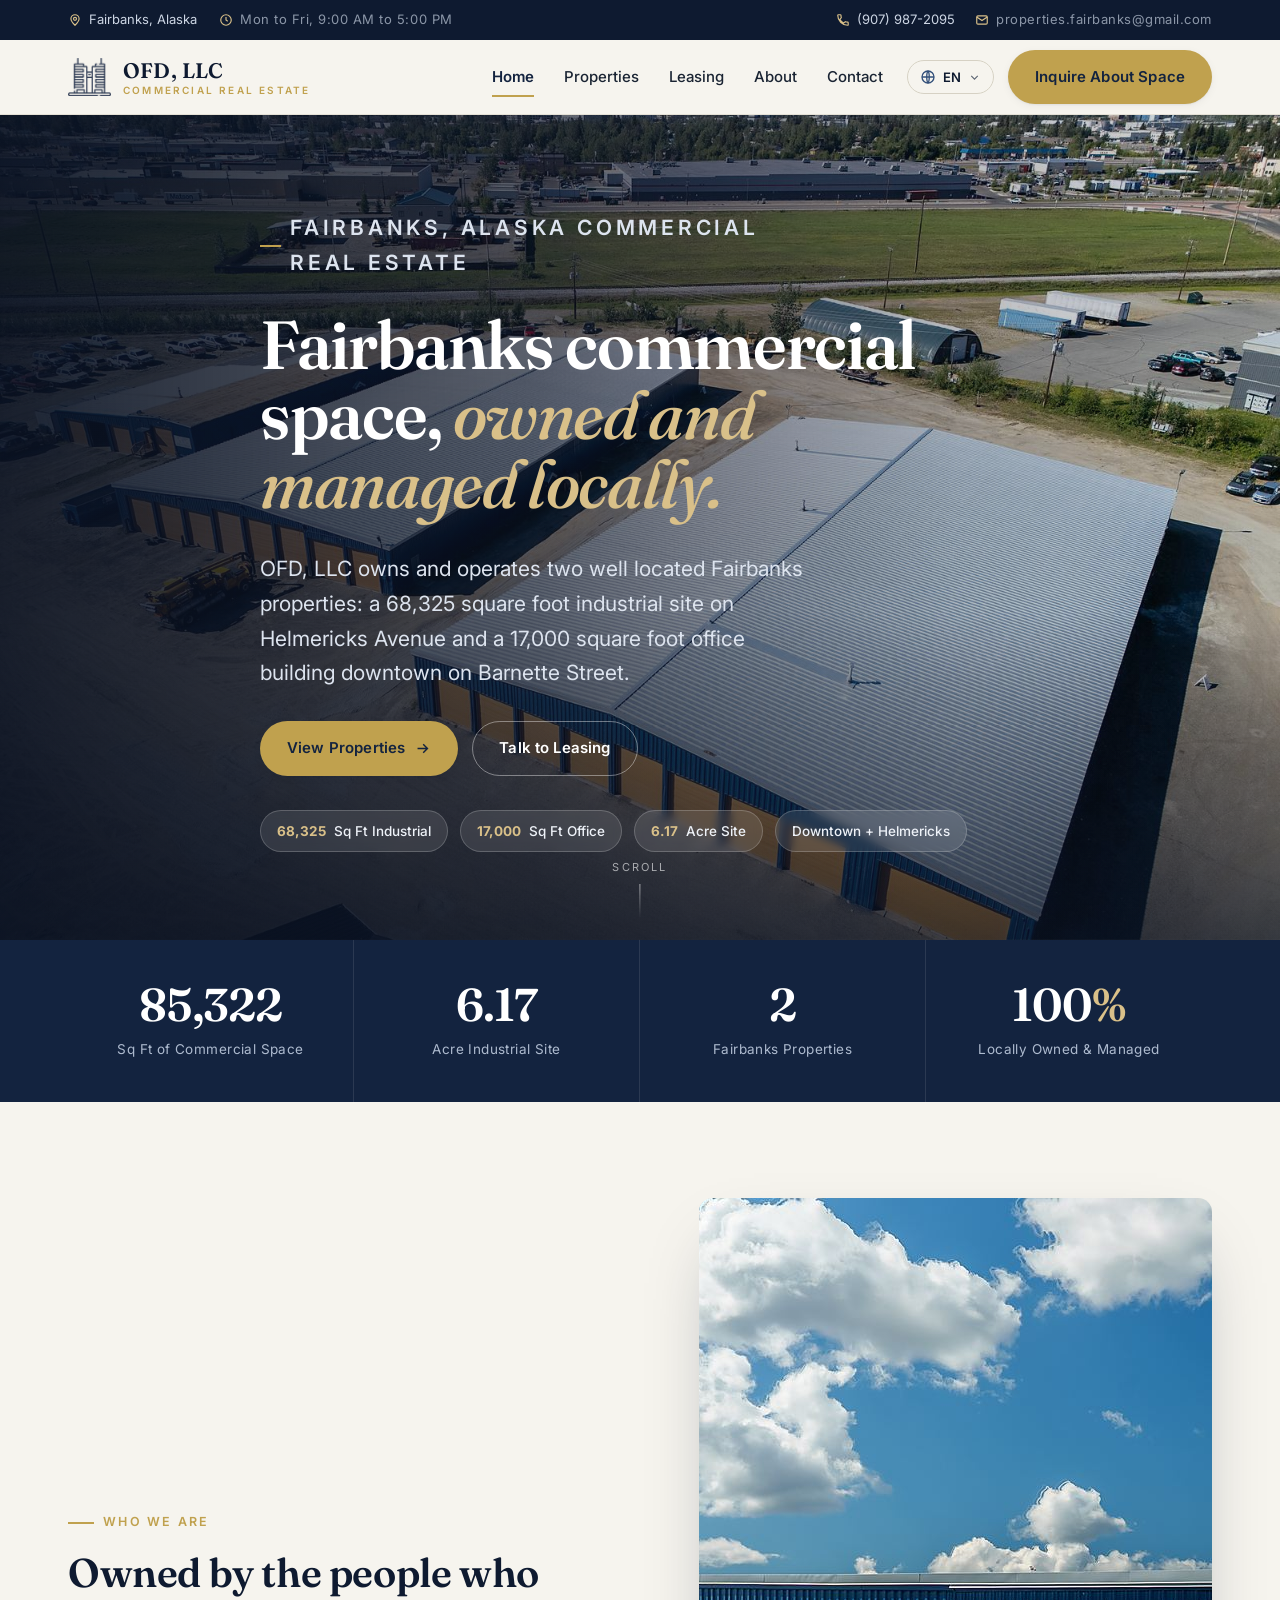
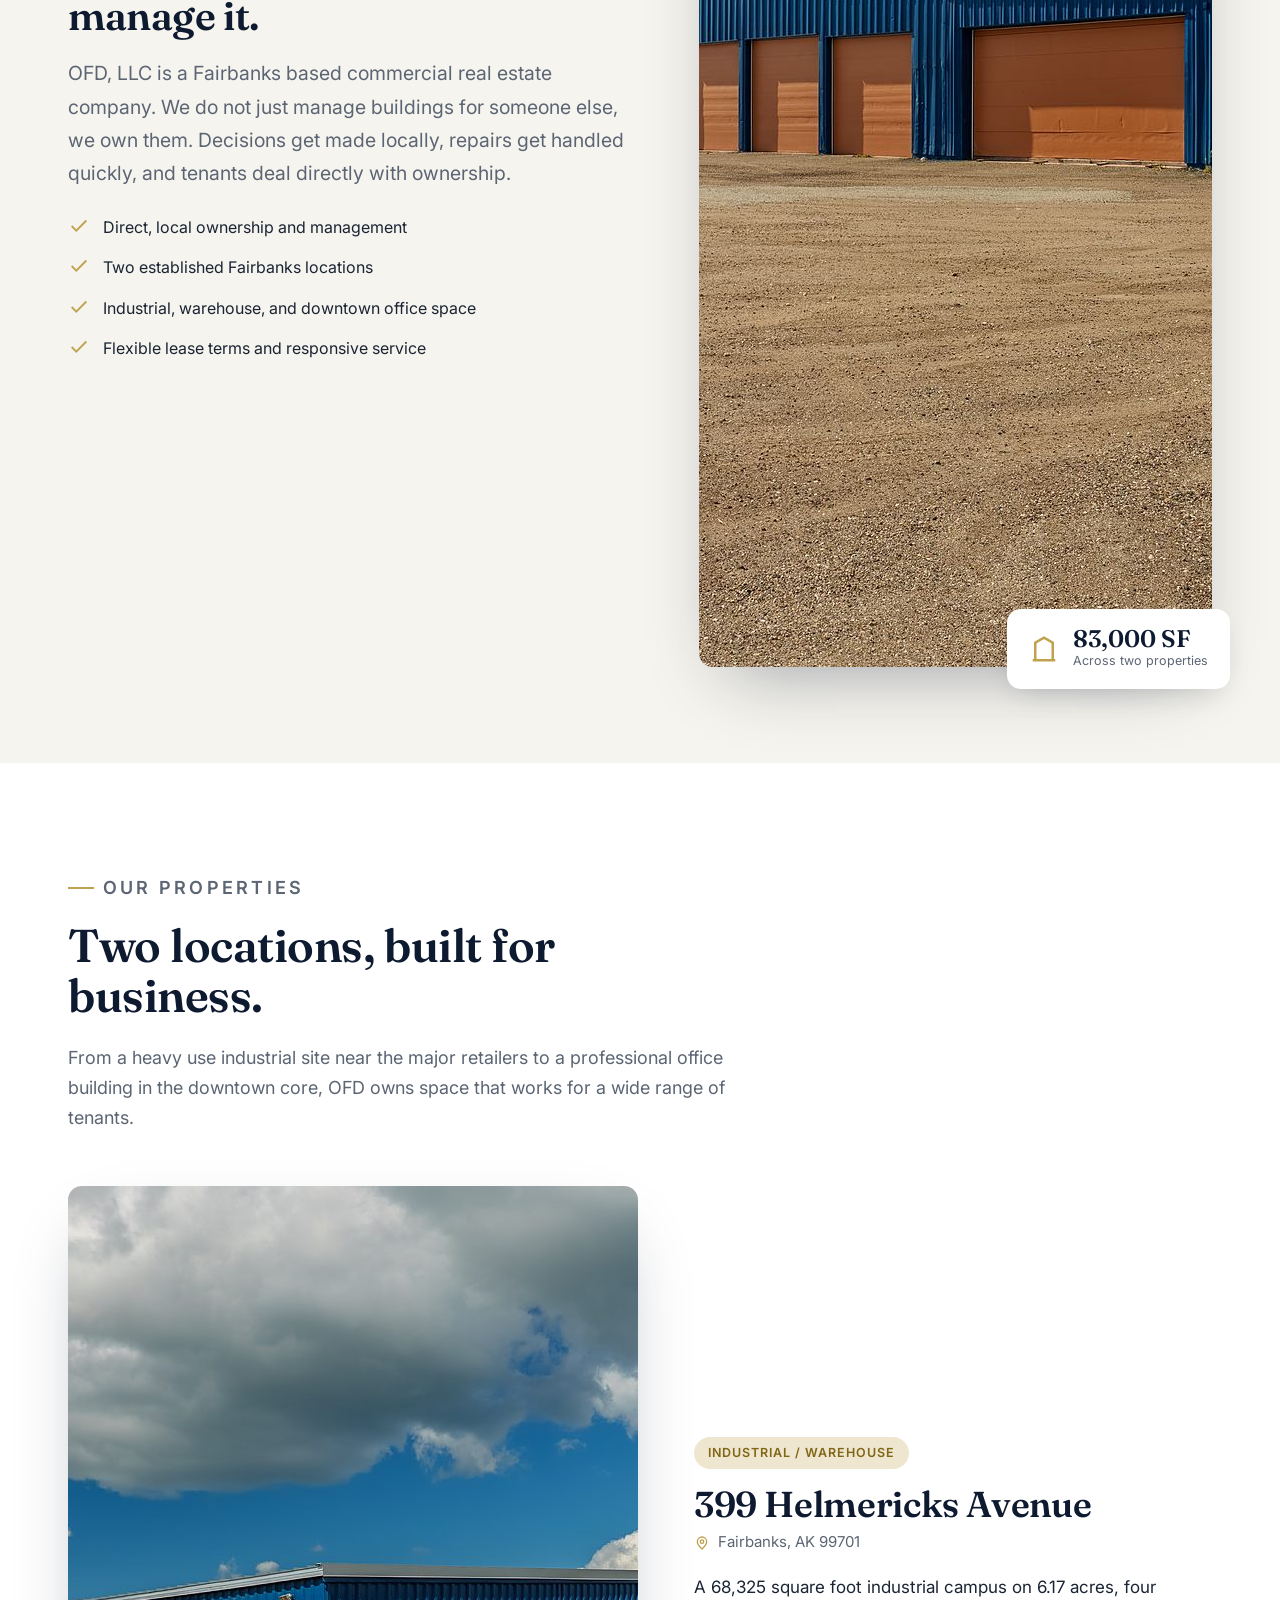
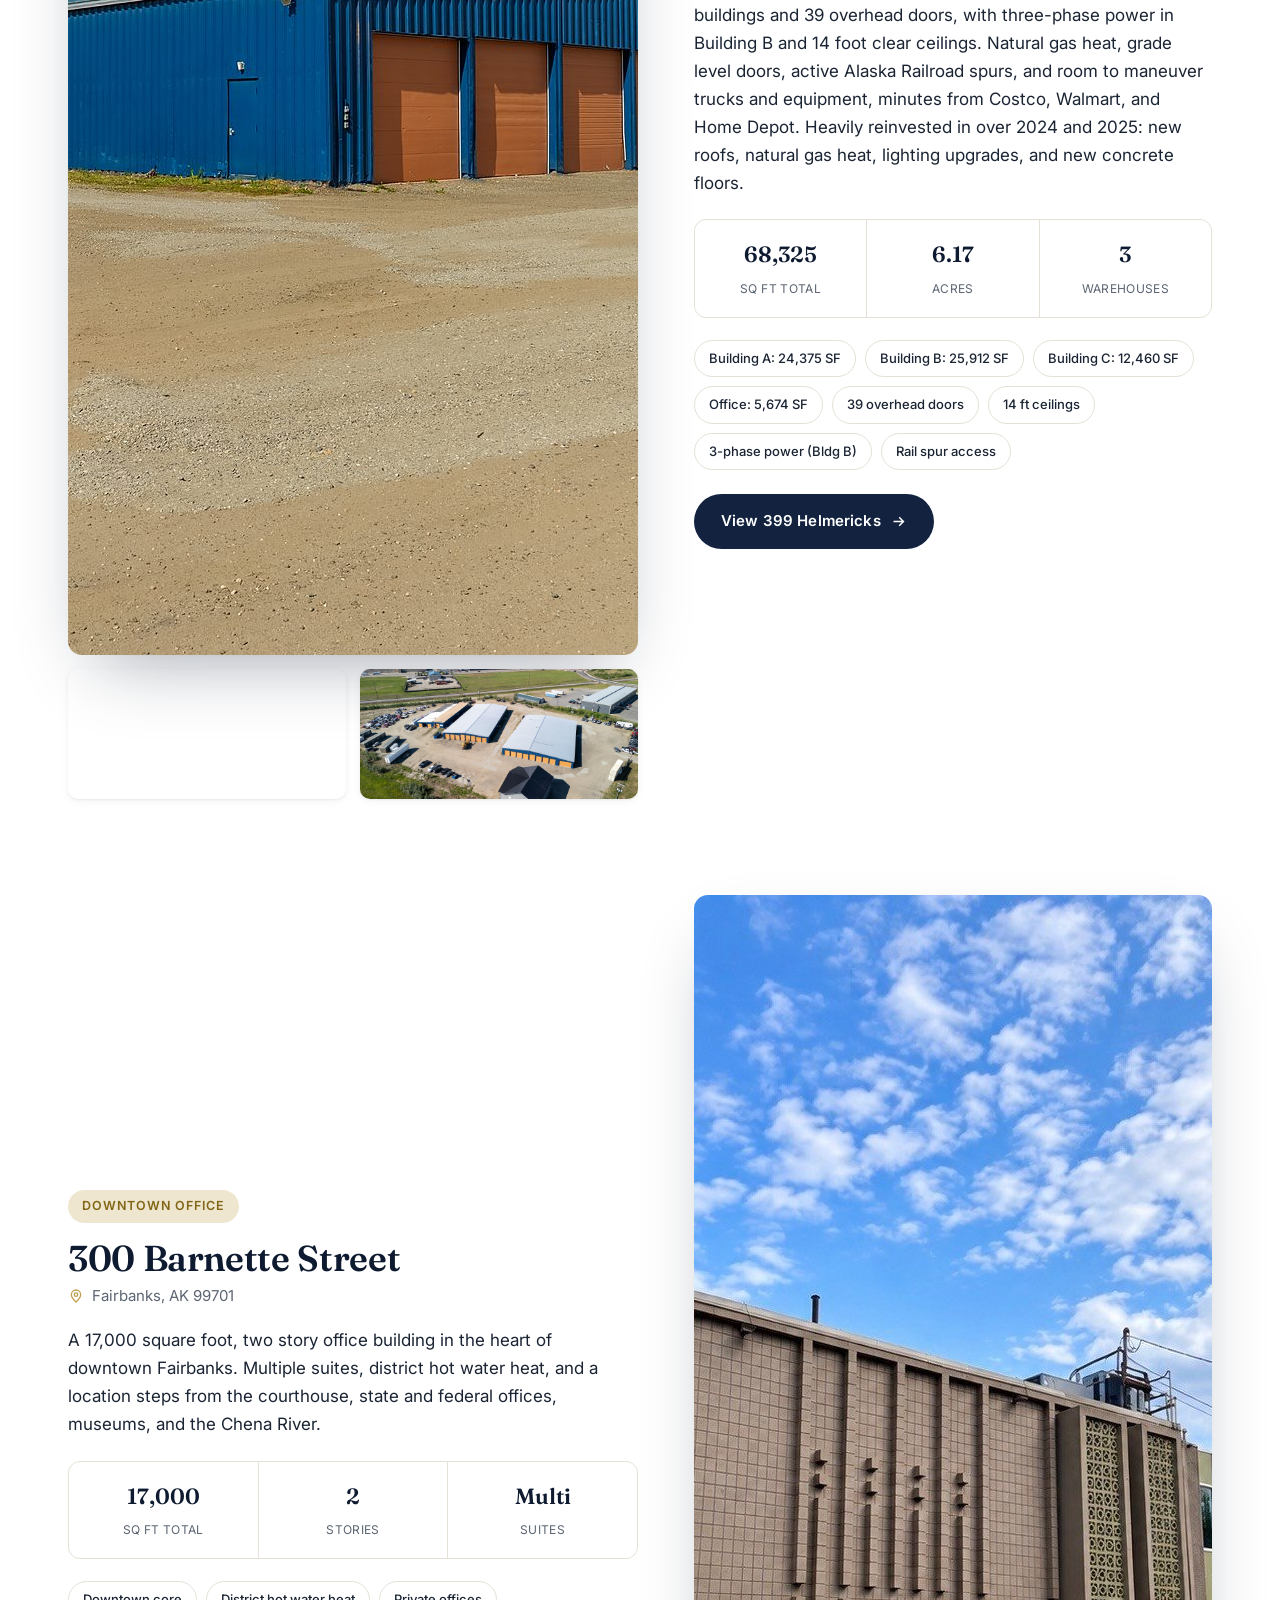
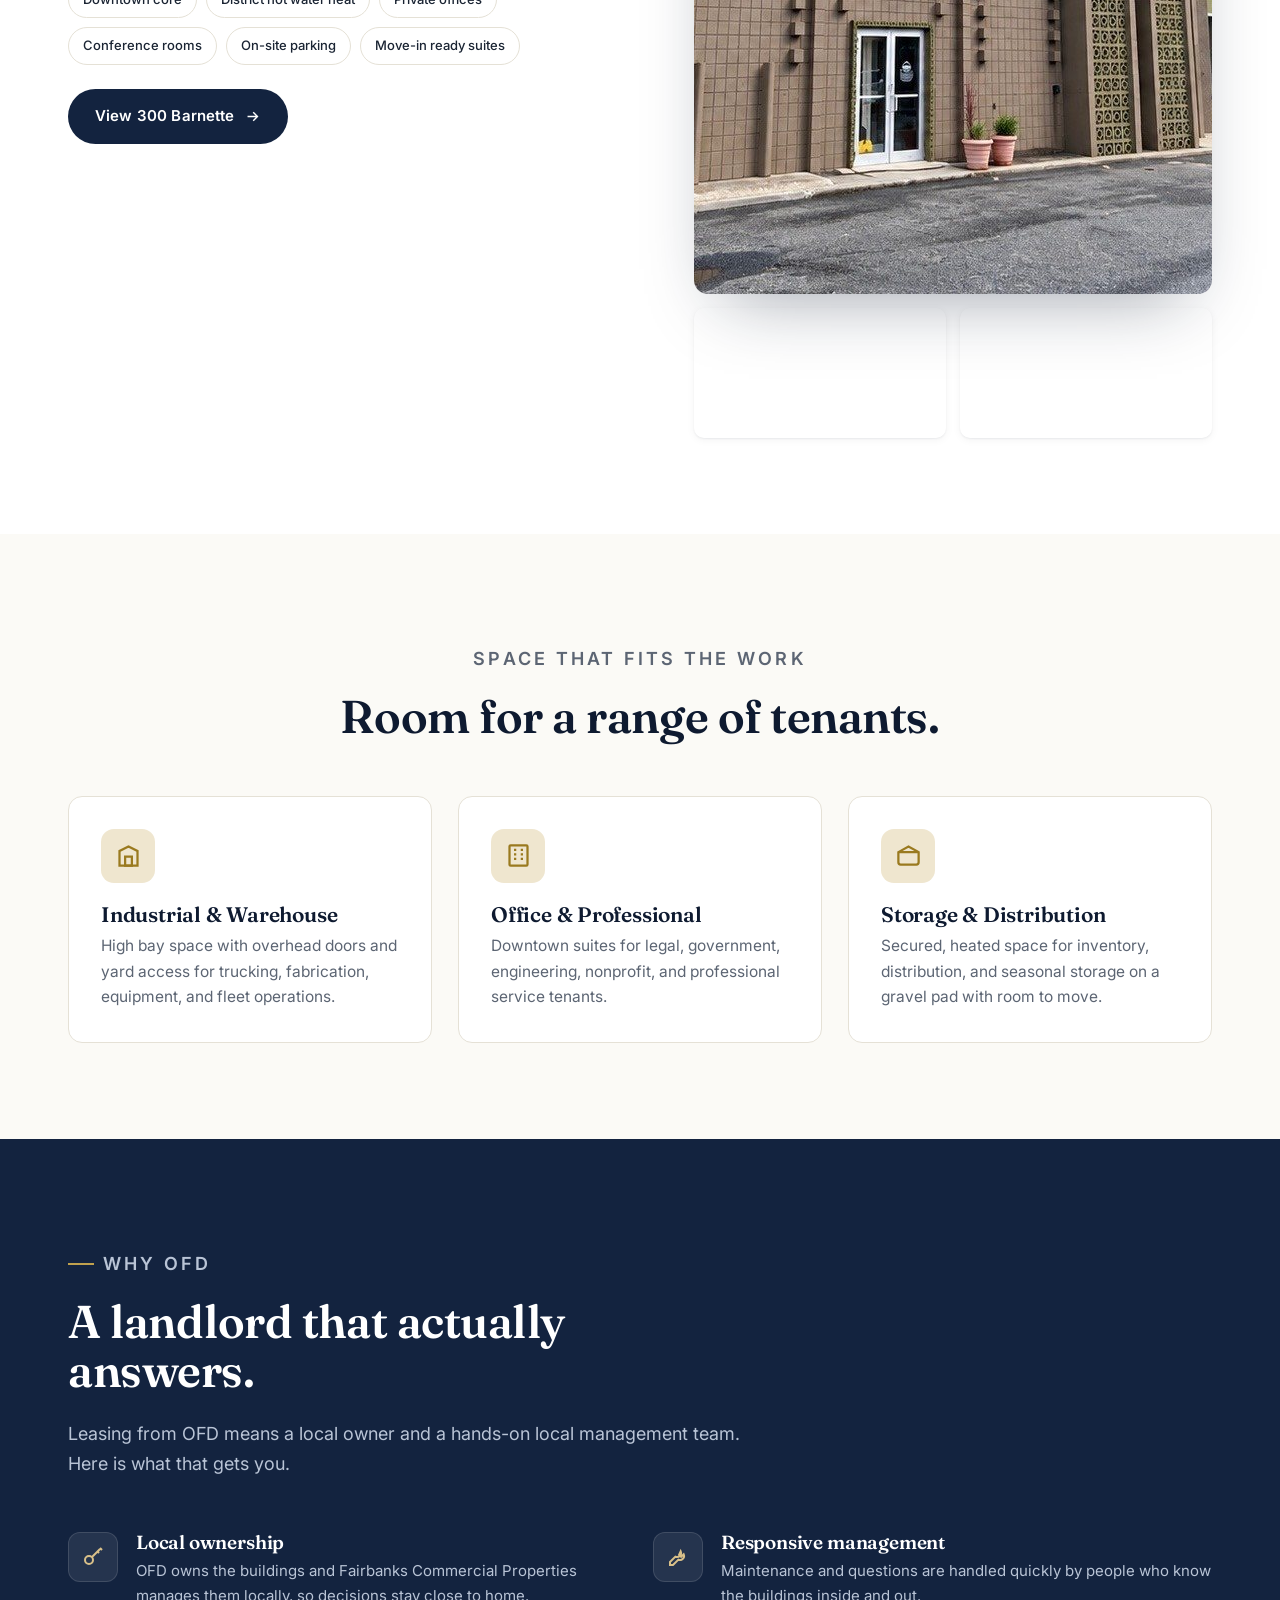
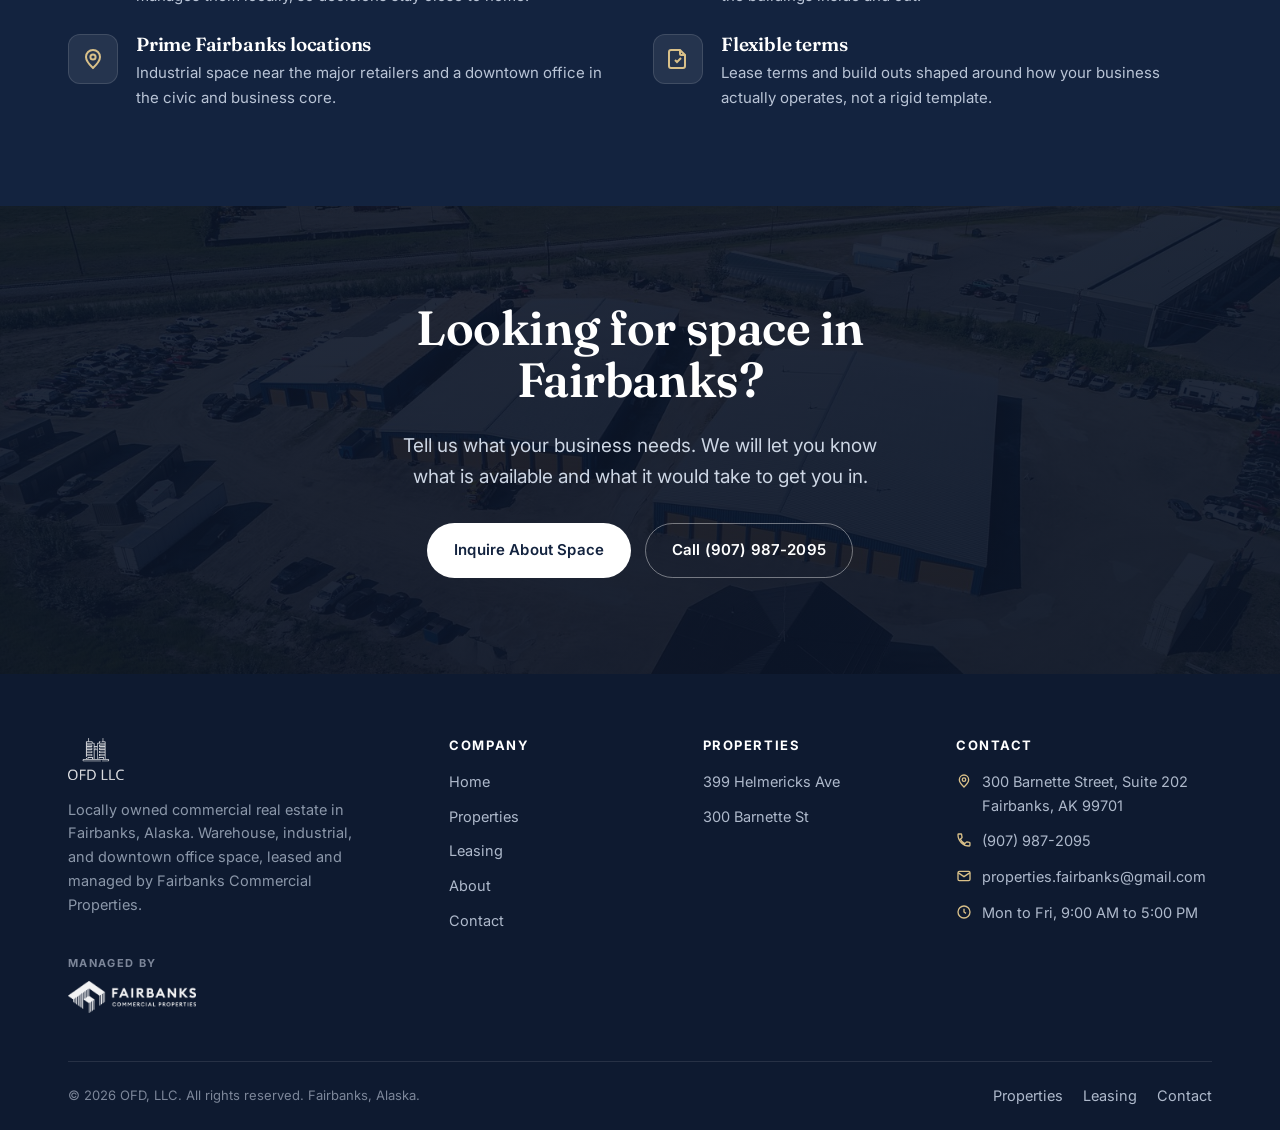
<file: index.html>
<!DOCTYPE html>
<html lang="en">
<head>
<meta charset="UTF-8">
<meta name="viewport" content="width=device-width, initial-scale=1">
<!-- Warm up Google Translate connections (helps a saved language apply faster) -->
<link rel="preconnect" href="https://translate.googleapis.com" crossorigin>
<link rel="dns-prefetch" href="https://translate.google.com">
<title>OFD, LLC | Commercial Property for Lease in Fairbanks, Alaska</title>
<meta name="description" content="OFD, LLC owns and manages commercial real estate in Fairbanks, Alaska: a 68,325 sq ft industrial site at 399 Helmericks Ave and a 17,000 sq ft downtown office at 300 Barnette St.">
<link rel="canonical" href="https://www.ofdllc.com/">
<meta name="theme-color" content="#13233f">
<meta name="robots" content="index, follow">
<meta name="geo.region" content="US-AK">
<meta name="geo.placename" content="Fairbanks, Alaska">
<!-- Open Graph -->
<meta property="og:type" content="website">
<meta property="og:site_name" content="OFD, LLC">
<meta property="og:title" content="OFD, LLC | Commercial Property for Lease in Fairbanks, Alaska">
<meta property="og:description" content="Locally owned warehouse, industrial, and downtown office space in Fairbanks, Alaska.">
<meta property="og:url" content="https://www.ofdllc.com/">
<meta property="og:image" content="https://www.ofdllc.com/assets/img/og-image.jpg">
<meta property="og:image:width" content="1200">
<meta property="og:image:height" content="630">
<meta name="twitter:card" content="summary_large_image">
<meta name="twitter:title" content="OFD, LLC | Commercial Property for Lease in Fairbanks, Alaska">
<meta name="twitter:description" content="Locally owned warehouse, industrial, and downtown office space in Fairbanks, Alaska.">
<meta name="twitter:image" content="https://www.ofdllc.com/assets/img/og-image.jpg">
<!-- Favicons -->
<link rel="icon" href="assets/img/favicon.ico" sizes="any">
<link rel="icon" type="image/png" sizes="32x32" href="assets/img/favicon-32.png">
<link rel="apple-touch-icon" href="assets/img/apple-touch-icon.png">
<!-- Fonts -->
<link rel="preconnect" href="https://fonts.googleapis.com">
<link rel="preconnect" href="https://fonts.gstatic.com" crossorigin>
<link href="https://fonts.googleapis.com/css2?family=Fraunces:ital,opsz,wght@0,9..144,400;0,9..144,500;0,9..144,600;0,9..144,700;1,9..144,500&family=Inter:wght@400;500;600;700&display=swap" rel="stylesheet">
<link rel="preload" as="image" href="assets/img/hero-aerial.jpg" fetchpriority="high">
<link rel="stylesheet" href="assets/styles.css?v=9">
<script type="application/ld+json">
{
  "@context": "https://schema.org",
  "@graph": [
    {
      "@type": ["RealEstateAgent", "LocalBusiness"],
      "@id": "https://www.ofdllc.com/#business",
      "name": "OFD, LLC",
      "alternateName": "OFD LLC Commercial Real Estate",
      "description": "OFD, LLC is a locally owned commercial real estate company in Fairbanks, Alaska. OFD owns and leases warehouse, industrial, and downtown office space, including a 68,325 sq ft industrial campus on 6.17 acres at 399 Helmericks Avenue and a 17,000 sq ft, two-story downtown office building at 300 Barnette Street. The properties are managed by Fairbanks Commercial Properties.",
      "url": "https://www.ofdllc.com/",
      "logo": "https://www.ofdllc.com/assets/img/favicon-512.png",
      "image": "https://www.ofdllc.com/assets/img/og-image.jpg",
      "telephone": "+1-907-987-2095",
      "email": "properties.fairbanks@gmail.com",
      "priceRange": "$$",
      "currenciesAccepted": "USD",
      "areaServed": [
        { "@type": "City", "name": "Fairbanks, Alaska" },
        { "@type": "AdministrativeArea", "name": "Fairbanks North Star Borough, Alaska" }
      ],
      "knowsAbout": ["commercial real estate leasing", "warehouse and industrial space for lease", "downtown office space for lease", "commercial property management", "Fairbanks Alaska real estate"],
      "address": {
        "@type": "PostalAddress",
        "streetAddress": "300 Barnette Street, Suite 202",
        "addressLocality": "Fairbanks",
        "addressRegion": "AK",
        "postalCode": "99701",
        "addressCountry": "US"
      },
      "geo": { "@type": "GeoCoordinates", "latitude": 64.8466, "longitude": -147.7172 },
      "openingHoursSpecification": {
        "@type": "OpeningHoursSpecification",
        "dayOfWeek": ["Monday","Tuesday","Wednesday","Thursday","Friday"],
        "opens": "09:00",
        "closes": "17:00"
      },
      "founder": { "@type": "Person", "name": "Seth Church", "jobTitle": "Managing Member" },
      "sameAs": ["https://www.fairbankscp.com"]
    },
    {
      "@type": "WebSite",
      "@id": "https://www.ofdllc.com/#website",
      "url": "https://www.ofdllc.com/",
      "name": "OFD, LLC",
      "inLanguage": "en-US",
      "publisher": { "@id": "https://www.ofdllc.com/#business" }
    }
  ]
}
</script>
</head>
<body>
<a class="skip" href="#main">Skip to content</a>

<!-- utility bar -->
<div class="utility">
  <div class="wrap">
    <div class="u-left">
      <span class="u-item"><svg viewBox="0 0 24 24" fill="none" stroke="currentColor" stroke-width="2"><path d="M12 21s-7-6.6-7-11a7 7 0 0 1 14 0c0 4.4-7 11-7 11z"/><circle cx="12" cy="10" r="2.6"/></svg> Fairbanks, Alaska</span>
      <span class="u-item u-tag"><svg viewBox="0 0 24 24" fill="none" stroke="currentColor" stroke-width="2"><circle cx="12" cy="12" r="9"/><path d="M12 7v5l3 2"/></svg> Mon to Fri, 9:00 AM to 5:00 PM</span>
    </div>
    <div class="u-right">
      <a class="u-item" href="tel:+19079872095"><svg viewBox="0 0 24 24" fill="none" stroke="currentColor" stroke-width="2"><path d="M6.6 10.8a14 14 0 0 0 6.6 6.6l2.2-2.2a1 1 0 0 1 1-.24 11 11 0 0 0 3.5.56 1 1 0 0 1 1 1V20a1 1 0 0 1-1 1A17 17 0 0 1 3 4a1 1 0 0 1 1-1h3.5a1 1 0 0 1 1 1 11 11 0 0 0 .56 3.5 1 1 0 0 1-.24 1z"/></svg> (907) 987-2095</a>
      <a class="u-item u-tag" href="mailto:properties.fairbanks@gmail.com"><svg viewBox="0 0 24 24" fill="none" stroke="currentColor" stroke-width="2"><rect x="3" y="5" width="18" height="14" rx="2"/><path d="m3 7 9 6 9-6"/></svg> properties.fairbanks@gmail.com</a>
    </div>
  </div>
</div>

<!-- header -->
<header class="header">
  <nav class="wrap nav" aria-label="Primary">
    <a class="brand" href="index.html" aria-label="OFD, LLC home">
      <img width="360" height="318" src="assets/img/ofd-mark-navy.png" alt="OFD, LLC logo">
      <span class="b-text"><span class="b-name">OFD, LLC</span><span class="b-sub">Commercial Real Estate</span></span>
    </a>
    <div class="nav-links" id="navlinks">
      <a href="index.html">Home</a>
      <a href="properties.html">Properties</a>
      <a href="leasing.html">Leasing</a>
      <a href="about.html">About</a>
      <a href="contact.html">Contact</a>
    </div>
    <div class="nav-cta">
      <div class="lang notranslate" translate="no" id="lang">
        <button class="lang__btn" id="langBtn" type="button" aria-haspopup="listbox" aria-expanded="false" aria-label="Choose language">
          <svg class="globe" viewBox="0 0 24 24" fill="none" stroke="currentColor" stroke-width="2"><circle cx="12" cy="12" r="9"/><path d="M3 12h18M12 3c2.5 2.7 2.5 15.3 0 18M12 3c-2.5 2.7-2.5 15.3 0 18"/></svg><span id="langCurrent">EN</span><svg class="chev" viewBox="0 0 24 24" fill="none" stroke="currentColor" stroke-width="2"><path d="m6 9 6 6 6-6"/></svg>
        </button>
        <div class="lang__menu" id="langMenu" role="listbox" aria-label="Select a language">
          <button type="button" role="option" data-lang="en">English</button>
          <button type="button" role="option" data-lang="es">Español</button>
          <button type="button" role="option" data-lang="fr">Français</button>
          <button type="button" role="option" data-lang="de">Deutsch</button>
          <button type="button" role="option" data-lang="it">Italiano</button>
          <button type="button" role="option" data-lang="pt">Português</button>
          <button type="button" role="option" data-lang="ru">Русский</button>
          <button type="button" role="option" data-lang="zh-CN">中文 (简体)</button>
          <button type="button" role="option" data-lang="zh-TW">中文 (繁體)</button>
          <button type="button" role="option" data-lang="ja">日本語</button>
          <button type="button" role="option" data-lang="ko">한국어</button>
          <button type="button" role="option" data-lang="ar">العربية</button>
          <button type="button" role="option" data-lang="hi">हिन्दी</button>
          <button type="button" role="option" data-lang="bn">বাংলা</button>
          <button type="button" role="option" data-lang="pa">ਪੰਜਾਬੀ</button>
          <button type="button" role="option" data-lang="vi">Tiếng Việt</button>
          <button type="button" role="option" data-lang="th">ไทย</button>
          <button type="button" role="option" data-lang="id">Bahasa Indonesia</button>
          <button type="button" role="option" data-lang="tl">Filipino</button>
          <button type="button" role="option" data-lang="tr">Türkçe</button>
          <button type="button" role="option" data-lang="pl">Polski</button>
          <button type="button" role="option" data-lang="uk">Українська</button>
          <button type="button" role="option" data-lang="nl">Nederlands</button>
          <button type="button" role="option" data-lang="el">Ελληνικά</button>
          <button type="button" role="option" data-lang="he">עברית</button>
          <button type="button" role="option" data-lang="sv">Svenska</button>
          <button type="button" role="option" data-lang="ro">Română</button>
        </div>
      </div>
      <a class="btn btn--primary" href="contact.html">Inquire About Space</a>
      <button class="burger" aria-label="Open menu" aria-expanded="false" aria-controls="navlinks"><span></span></button>
    </div>
  </nav>
</header>

<main id="main">

<!-- hero -->
<section class="hero">
  <div class="hero__bg"><img width="1600" height="1200" src="assets/img/hero-aerial.jpg" alt="Aerial view of the OFD, LLC industrial property at 399 Helmericks Avenue in Fairbanks, Alaska"></div>
  <div class="wrap hero__inner">
    <p class="eyebrow">Fairbanks, Alaska Commercial Real Estate</p>
    <h1>Fairbanks commercial space, <em>owned and managed locally.</em></h1>
    <p>OFD, LLC owns and operates two well located Fairbanks properties: a 68,325 square foot industrial site on Helmericks Avenue and a 17,000 square foot office building downtown on Barnette Street.</p>
    <div class="btn-row">
      <a class="btn btn--primary" href="properties.html">View Properties
        <svg viewBox="0 0 24 24" fill="none" stroke="currentColor" stroke-width="2"><path d="M5 12h14M13 6l6 6-6 6"/></svg></a>
      <a class="btn btn--outline-light" href="contact.html">Talk to Leasing</a>
    </div>
    <div class="hero__chips">
      <span class="chip"><b>68,325</b> Sq Ft Industrial</span>
      <span class="chip"><b>17,000</b> Sq Ft Office</span>
      <span class="chip"><b>6.17</b> Acre Site</span>
      <span class="chip">Downtown + Helmericks</span>
    </div>
  </div>
  <div class="hero__scroll" aria-hidden="true">Scroll<span></span></div>
</section>

<!-- stat bar -->
<section class="statbar">
  <div class="wrap">
    <div class="statbar__grid">
      <div class="stat"><div class="stat__num"><span data-count="85325">0</span></div><div class="stat__label">Sq Ft of Commercial Space</div></div>
      <div class="stat"><div class="stat__num"><span data-count="6.17" data-dec="2">0</span></div><div class="stat__label">Acre Industrial Site</div></div>
      <div class="stat"><div class="stat__num"><span data-count="2">0</span></div><div class="stat__label">Fairbanks Properties</div></div>
      <div class="stat"><div class="stat__num"><span data-count="100">0</span><span class="suf">%</span></div><div class="stat__label">Locally Owned & Managed</div></div>
    </div>
  </div>
</section>

<!-- intro split -->
<section class="section bg-paper">
  <div class="wrap">
    <div class="split">
      <div class="split__body reveal">
        <p class="eyebrow">Who We Are</p>
        <h2>Owned by the people who manage it.</h2>
        <p class="lead">OFD, LLC is a Fairbanks based commercial real estate company. We do not just manage buildings for someone else, we own them. Decisions get made locally, repairs get handled quickly, and tenants deal directly with ownership.</p>
        <ul class="checklist">
          <li><svg viewBox="0 0 24 24" fill="none" stroke="currentColor" stroke-width="2"><path d="M20 6 9 17l-5-5"/></svg> Direct, local ownership and management</li>
          <li><svg viewBox="0 0 24 24" fill="none" stroke="currentColor" stroke-width="2"><path d="M20 6 9 17l-5-5"/></svg> Two established Fairbanks locations</li>
          <li><svg viewBox="0 0 24 24" fill="none" stroke="currentColor" stroke-width="2"><path d="M20 6 9 17l-5-5"/></svg> Industrial, warehouse, and downtown office space</li>
          <li><svg viewBox="0 0 24 24" fill="none" stroke="currentColor" stroke-width="2"><path d="M20 6 9 17l-5-5"/></svg> Flexible lease terms and responsive service</li>
        </ul>
      </div>
      <div class="split__media reveal d2">
        <img width="1600" height="1069" src="assets/img/helmericks-doors.jpg" alt="Blue warehouse with a row of gold overhead doors at 399 Helmericks Avenue" loading="lazy" decoding="async">
        <div class="badge badge--br">
          <svg viewBox="0 0 24 24" fill="none" stroke="currentColor" stroke-width="2"><path d="M3 21h18M5 21V7l7-4 7 4v14"/><path d="M9 9h.01M15 9h.01M9 13h.01M15 13h.01M9 17h.01M15 17h.01"/></svg>
          <div><div class="b-num">83,000 SF</div><div class="b-lbl">Across two properties</div></div>
        </div>
      </div>
    </div>
  </div>
</section>

<!-- properties -->
<section class="section bg-surface" id="properties">
  <div class="wrap">
    <div class="section-head reveal">
      <p class="eyebrow">Our Properties</p>
      <h2>Two locations, built for business.</h2>
      <p>From a heavy use industrial site near the major retailers to a professional office building in the downtown core, OFD owns space that works for a wide range of tenants.</p>
    </div>

    <!-- 399 Helmericks -->
    <div class="prop reveal">
      <div class="prop__media">
        <img width="1600" height="1069" class="pm-main" src="assets/img/helmericks-storage.jpg" alt="Row of warehouse bays with overhead doors at 399 Helmericks Avenue" loading="lazy" decoding="async">
        <div class="pm-thumbs">
          <img width="1600" height="1069" src="assets/img/helmericks-int-2.jpg" alt="Warehouse bay interior at 399 Helmericks Avenue" loading="lazy" decoding="async">
          <img width="1600" height="1200" src="assets/img/helmericks-aerial.jpg" alt="Aerial of the 399 Helmericks Avenue site" loading="lazy" decoding="async">
        </div>
      </div>
      <div class="prop__body">
        <span class="prop__tag">Industrial / Warehouse</span>
        <h3>399 Helmericks Avenue</h3>
        <div class="prop__addr"><svg viewBox="0 0 24 24" fill="none" stroke="currentColor" stroke-width="2"><path d="M12 21s-7-6.6-7-11a7 7 0 0 1 14 0c0 4.4-7 11-7 11z"/><circle cx="12" cy="10" r="2.6"/></svg> Fairbanks, AK 99701</div>
        <p>A 68,325 square foot industrial campus on 6.17 acres, four buildings and 39 overhead doors, with three-phase power in Building B and 14 foot clear ceilings. Natural gas heat, grade level doors, active Alaska Railroad spurs, and room to maneuver trucks and equipment, minutes from Costco, Walmart, and Home Depot. Heavily reinvested in over 2024 and 2025: new roofs, natural gas heat, lighting upgrades, and new concrete floors.</p>
        <div class="specrow">
          <div class="sc"><b>68,325</b><span>SQ FT TOTAL</span></div>
          <div class="sc"><b>6.17</b><span>ACRES</span></div>
          <div class="sc"><b>3</b><span>WAREHOUSES</span></div>
        </div>
        <div class="taglist">
          <span>Building A: 24,375 SF</span><span>Building B: 25,912 SF</span><span>Building C: 12,460 SF</span><span>Office: 5,674 SF</span><span>39 overhead doors</span><span>14 ft ceilings</span><span>3-phase power (Bldg B)</span><span>Rail spur access</span>
        </div>
        <a class="btn btn--navy" href="properties.html#helmericks">View 399 Helmericks
          <svg viewBox="0 0 24 24" fill="none" stroke="currentColor" stroke-width="2"><path d="M5 12h14M13 6l6 6-6 6"/></svg></a>
      </div>
    </div>

    <!-- 300 Barnette -->
    <div class="prop prop--rev reveal">
      <div class="prop__media">
        <img width="1448" height="999" class="pm-main" src="assets/img/barnette-exterior.jpg" alt="The 300 Barnette Street office building in downtown Fairbanks" loading="lazy" decoding="async">
        <div class="pm-thumbs">
          <img width="1600" height="1200" src="assets/img/barnette-reception.jpg" alt="Reception area inside 300 Barnette Street" loading="lazy" decoding="async">
          <img width="960" height="1280" src="assets/img/barnette-glass.jpg" alt="Glass curtain wall side of 300 Barnette Street" loading="lazy" decoding="async">
        </div>
      </div>
      <div class="prop__body">
        <span class="prop__tag">Downtown Office</span>
        <h3>300 Barnette Street</h3>
        <div class="prop__addr"><svg viewBox="0 0 24 24" fill="none" stroke="currentColor" stroke-width="2"><path d="M12 21s-7-6.6-7-11a7 7 0 0 1 14 0c0 4.4-7 11-7 11z"/><circle cx="12" cy="10" r="2.6"/></svg> Fairbanks, AK 99701</div>
        <p>A 17,000 square foot, two story office building in the heart of downtown Fairbanks. Multiple suites, district hot water heat, and a location steps from the courthouse, state and federal offices, museums, and the Chena River.</p>
        <div class="specrow">
          <div class="sc"><b>17,000</b><span>SQ FT TOTAL</span></div>
          <div class="sc"><b>2</b><span>STORIES</span></div>
          <div class="sc"><b>Multi</b><span>SUITES</span></div>
        </div>
        <div class="taglist">
          <span>Downtown core</span><span>District hot water heat</span><span>Private offices</span><span>Conference rooms</span><span>On-site parking</span><span>Move-in ready suites</span>
        </div>
        <a class="btn btn--navy" href="properties.html#barnette">View 300 Barnette
          <svg viewBox="0 0 24 24" fill="none" stroke="currentColor" stroke-width="2"><path d="M5 12h14M13 6l6 6-6 6"/></svg></a>
      </div>
    </div>
  </div>
</section>

<!-- tenant types -->
<section class="section bg-soft">
  <div class="wrap">
    <div class="section-head center reveal">
      <p class="eyebrow">Space That Fits The Work</p>
      <h2>Room for a range of tenants.</h2>
    </div>
    <div class="cards c3">
      <div class="card reveal">
        <div class="card__icon"><svg viewBox="0 0 24 24" fill="none" stroke="currentColor" stroke-width="2"><path d="M3 21h18M4 21V8l8-4 8 4v13"/><rect x="9" y="13" width="6" height="8"/></svg></div>
        <h3>Industrial & Warehouse</h3>
        <p>High bay space with overhead doors and yard access for trucking, fabrication, equipment, and fleet operations.</p>
      </div>
      <div class="card reveal d1">
        <div class="card__icon"><svg viewBox="0 0 24 24" fill="none" stroke="currentColor" stroke-width="2"><rect x="4" y="3" width="16" height="18" rx="1"/><path d="M8 7h2M14 7h2M8 11h2M14 11h2M8 15h2M14 15h2"/></svg></div>
        <h3>Office & Professional</h3>
        <p>Downtown suites for legal, government, engineering, nonprofit, and professional service tenants.</p>
      </div>
      <div class="card reveal d2">
        <div class="card__icon"><svg viewBox="0 0 24 24" fill="none" stroke="currentColor" stroke-width="2"><path d="M3 9 12 4l9 5v9a2 2 0 0 1-2 2H5a2 2 0 0 1-2-2z"/><path d="M3 9h18"/></svg></div>
        <h3>Storage & Distribution</h3>
        <p>Secured, heated space for inventory, distribution, and seasonal storage on a gravel pad with room to move.</p>
      </div>
    </div>
  </div>
</section>

<!-- why OFD -->
<section class="section bg-navy">
  <div class="wrap">
    <div class="section-head reveal">
      <p class="eyebrow">Why OFD</p>
      <h2>A landlord that actually answers.</h2>
      <p>Leasing from OFD means a local owner and a hands-on local management team. Here is what that gets you.</p>
    </div>
    <div class="cards c2">
      <div class="feat reveal">
        <div class="feat__ic"><svg viewBox="0 0 24 24" fill="none" stroke="currentColor" stroke-width="2"><circle cx="8" cy="15" r="4"/><path d="m10.8 12.2 8.2-8.2M16 6l2 2M19 3l2 2"/></svg></div>
        <div><h3>Local ownership</h3><p>OFD owns the buildings and Fairbanks Commercial Properties manages them locally, so decisions stay close to home.</p></div>
      </div>
      <div class="feat reveal d1">
        <div class="feat__ic"><svg viewBox="0 0 24 24" fill="none" stroke="currentColor" stroke-width="2"><path d="M14.7 6.3a4 4 0 0 1-5.3 5.3L4 17v3h3l5.4-5.4a4 4 0 0 0 5.3-5.3l-2.6 2.6-2-2z"/></svg></div>
        <div><h3>Responsive management</h3><p>Maintenance and questions are handled quickly by people who know the buildings inside and out.</p></div>
      </div>
      <div class="feat reveal d2">
        <div class="feat__ic"><svg viewBox="0 0 24 24" fill="none" stroke="currentColor" stroke-width="2"><path d="M12 21s-7-6.6-7-11a7 7 0 0 1 14 0c0 4.4-7 11-7 11z"/><circle cx="12" cy="10" r="2.6"/></svg></div>
        <div><h3>Prime Fairbanks locations</h3><p>Industrial space near the major retailers and a downtown office in the civic and business core.</p></div>
      </div>
      <div class="feat reveal d3">
        <div class="feat__ic"><svg viewBox="0 0 24 24" fill="none" stroke="currentColor" stroke-width="2"><path d="M14 3v4a1 1 0 0 0 1 1h4"/><path d="M5 3h9l5 5v11a2 2 0 0 1-2 2H5a2 2 0 0 1-2-2V5a2 2 0 0 1 2-2z"/><path d="M9 13l2 2 4-4"/></svg></div>
        <div><h3>Flexible terms</h3><p>Lease terms and build outs shaped around how your business actually operates, not a rigid template.</p></div>
      </div>
    </div>
  </div>
</section>

<!-- CTA -->
<section class="cta">
  <div class="cta__bg"><img width="1600" height="1200" src="assets/img/helmericks-aerial.jpg" alt="" aria-hidden="true" loading="lazy"></div>
  <div class="wrap">
    <div class="cta__inner reveal">
      <h2>Looking for space in Fairbanks?</h2>
      <p>Tell us what your business needs. We will let you know what is available and what it would take to get you in.</p>
      <div class="btn-row">
        <a class="btn btn--light" href="contact.html">Inquire About Space</a>
        <a class="btn btn--outline-light" href="tel:+19079872095">Call (907) 987-2095</a>
      </div>
    </div>
  </div>
</section>

</main>

<!-- footer -->
<footer class="footer">
  <div class="wrap">
    <div class="footer__top">
      <div class="footer__brand">
        <img width="760" height="575" src="assets/img/ofd-logo-white.png" alt="OFD, LLC">
        <p>Locally owned commercial real estate in Fairbanks, Alaska. Warehouse, industrial, and downtown office space, leased and managed by Fairbanks Commercial Properties.</p>
        <a class="managed-by" href="https://www.fairbankscp.com" target="_blank" rel="noopener">
          <span>Managed by</span>
          <img width="620" height="155" src="assets/img/fcp-logo-white.png" alt="Fairbanks Commercial Properties logo">
        </a>
      </div>
      <div>
        <h4>Company</h4>
        <ul>
          <li><a href="index.html">Home</a></li>
          <li><a href="properties.html">Properties</a></li>
          <li><a href="leasing.html">Leasing</a></li>
          <li><a href="about.html">About</a></li>
          <li><a href="contact.html">Contact</a></li>
        </ul>
      </div>
      <div>
        <h4>Properties</h4>
        <ul>
          <li><a href="properties.html#helmericks">399 Helmericks Ave</a></li>
          <li><a href="properties.html#barnette">300 Barnette St</a></li>
        </ul>
      </div>
      <div class="footer__contact">
        <h4>Contact</h4>
        <div><svg viewBox="0 0 24 24" fill="none" stroke="currentColor" stroke-width="2"><path d="M12 21s-7-6.6-7-11a7 7 0 0 1 14 0c0 4.4-7 11-7 11z"/><circle cx="12" cy="10" r="2.6"/></svg> <span>300 Barnette Street, Suite 202<br>Fairbanks, AK 99701</span></div>
        <div><svg viewBox="0 0 24 24" fill="none" stroke="currentColor" stroke-width="2"><path d="M6.6 10.8a14 14 0 0 0 6.6 6.6l2.2-2.2a1 1 0 0 1 1-.24 11 11 0 0 0 3.5.56 1 1 0 0 1 1 1V20a1 1 0 0 1-1 1A17 17 0 0 1 3 4a1 1 0 0 1 1-1h3.5a1 1 0 0 1 1 1 11 11 0 0 0 .56 3.5 1 1 0 0 1-.24 1z"/></svg> <a href="tel:+19079872095">(907) 987-2095</a></div>
        <div><svg viewBox="0 0 24 24" fill="none" stroke="currentColor" stroke-width="2"><rect x="3" y="5" width="18" height="14" rx="2"/><path d="m3 7 9 6 9-6"/></svg> <a href="mailto:properties.fairbanks@gmail.com">properties.fairbanks@gmail.com</a></div>
        <div><svg viewBox="0 0 24 24" fill="none" stroke="currentColor" stroke-width="2"><circle cx="12" cy="12" r="9"/><path d="M12 7v5l3 2"/></svg> <span>Mon to Fri, 9:00 AM to 5:00 PM</span></div>
      </div>
    </div>
    <div class="footer__bottom">
      <p>&copy; <span id="year"></span> OFD, LLC. All rights reserved. Fairbanks, Alaska.</p>
      <div class="fb-links">
        <a href="properties.html">Properties</a>
        <a href="leasing.html">Leasing</a>
        <a href="contact.html">Contact</a>
      </div>
    </div>
  </div>
</footer>

<!-- Google Translate element (script loaded on demand by app.js) -->
<div id="google_translate_element" aria-hidden="true"></div>
<script src="assets/app.js?v=10" defer></script>
</body>
</html>
</file>
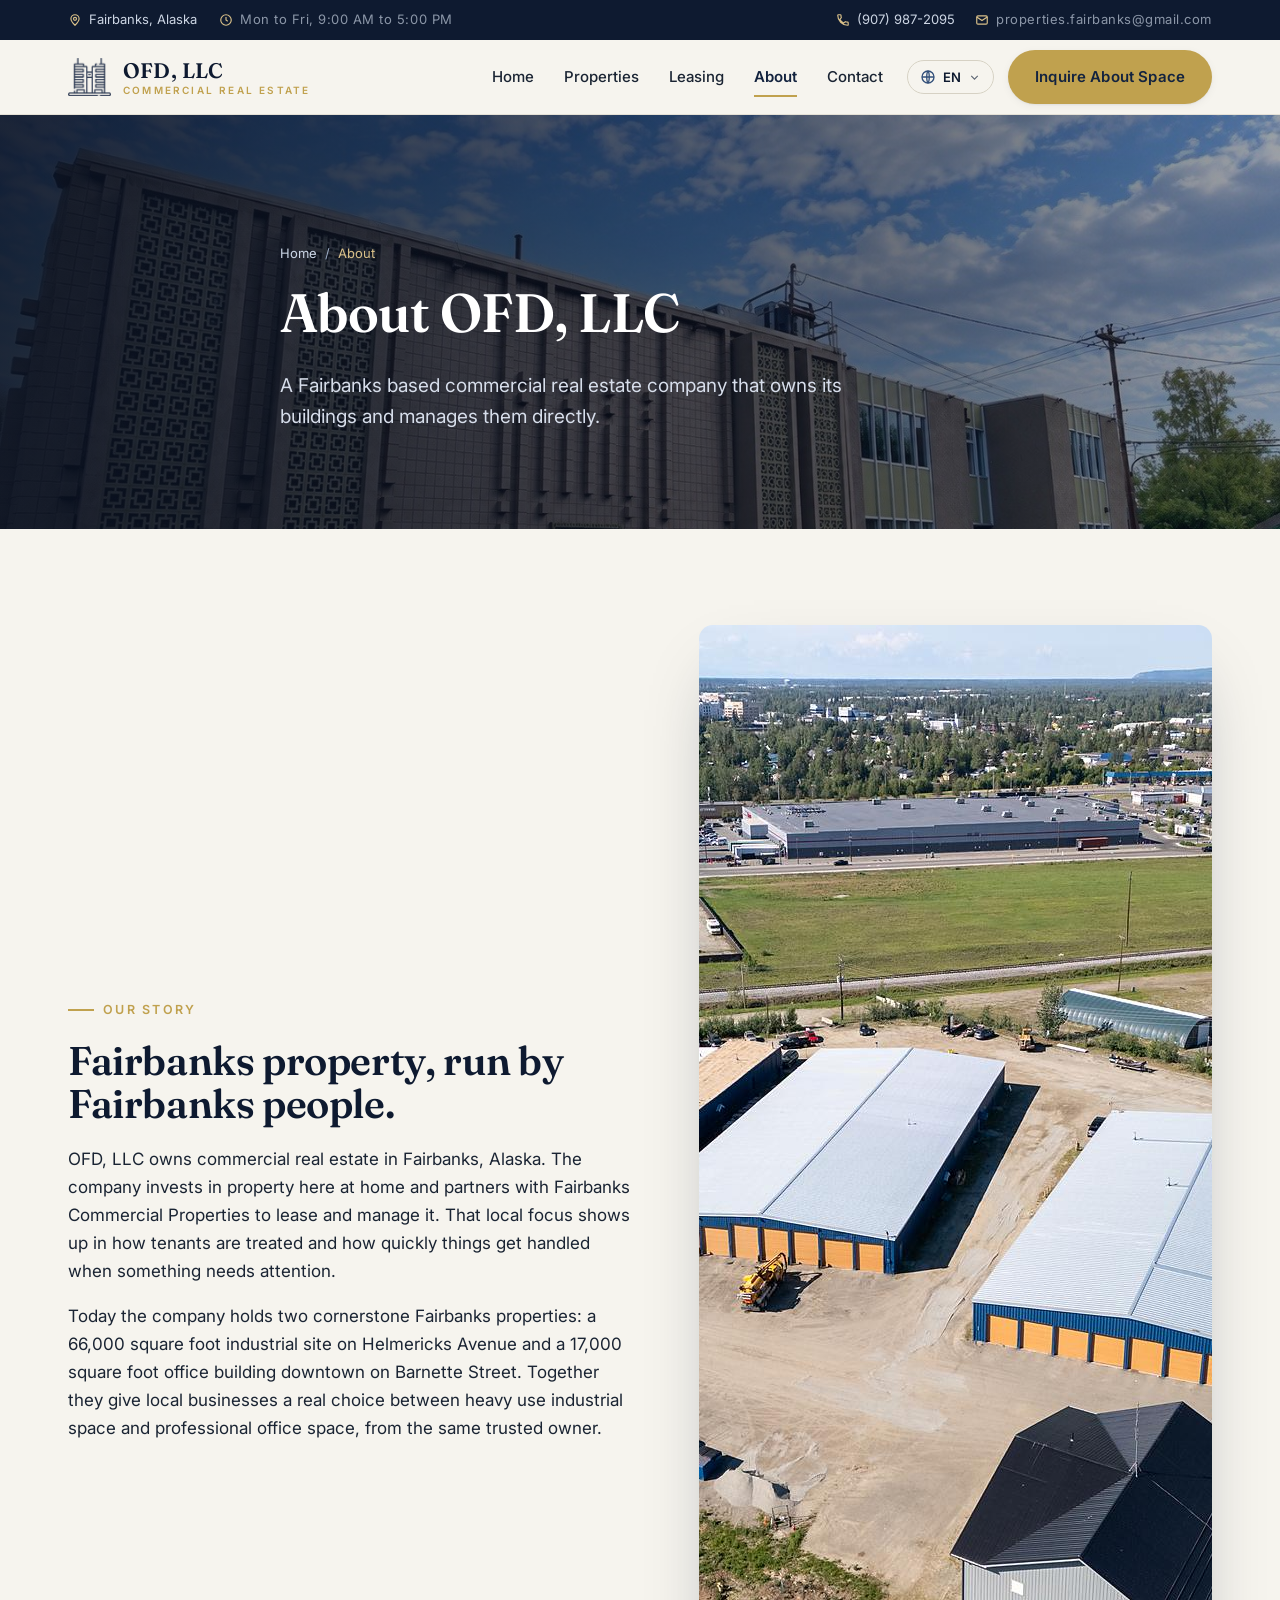
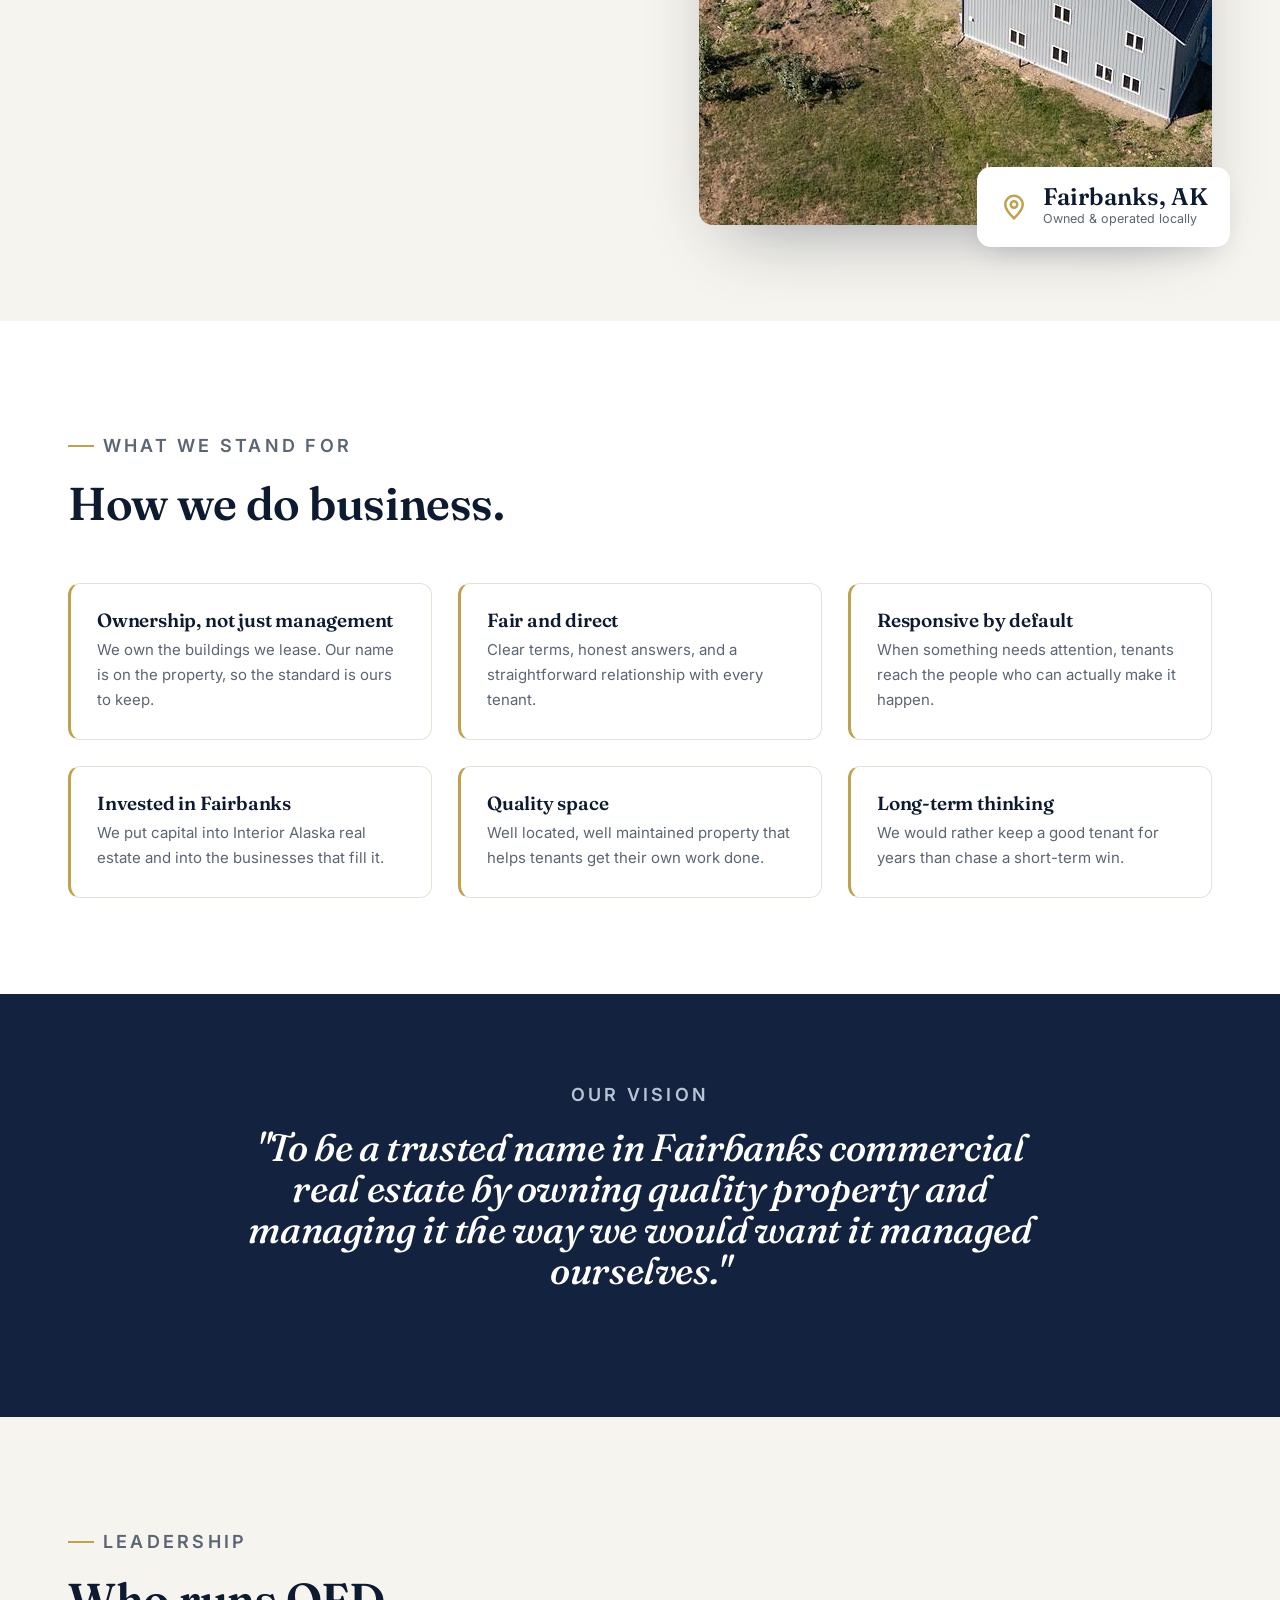
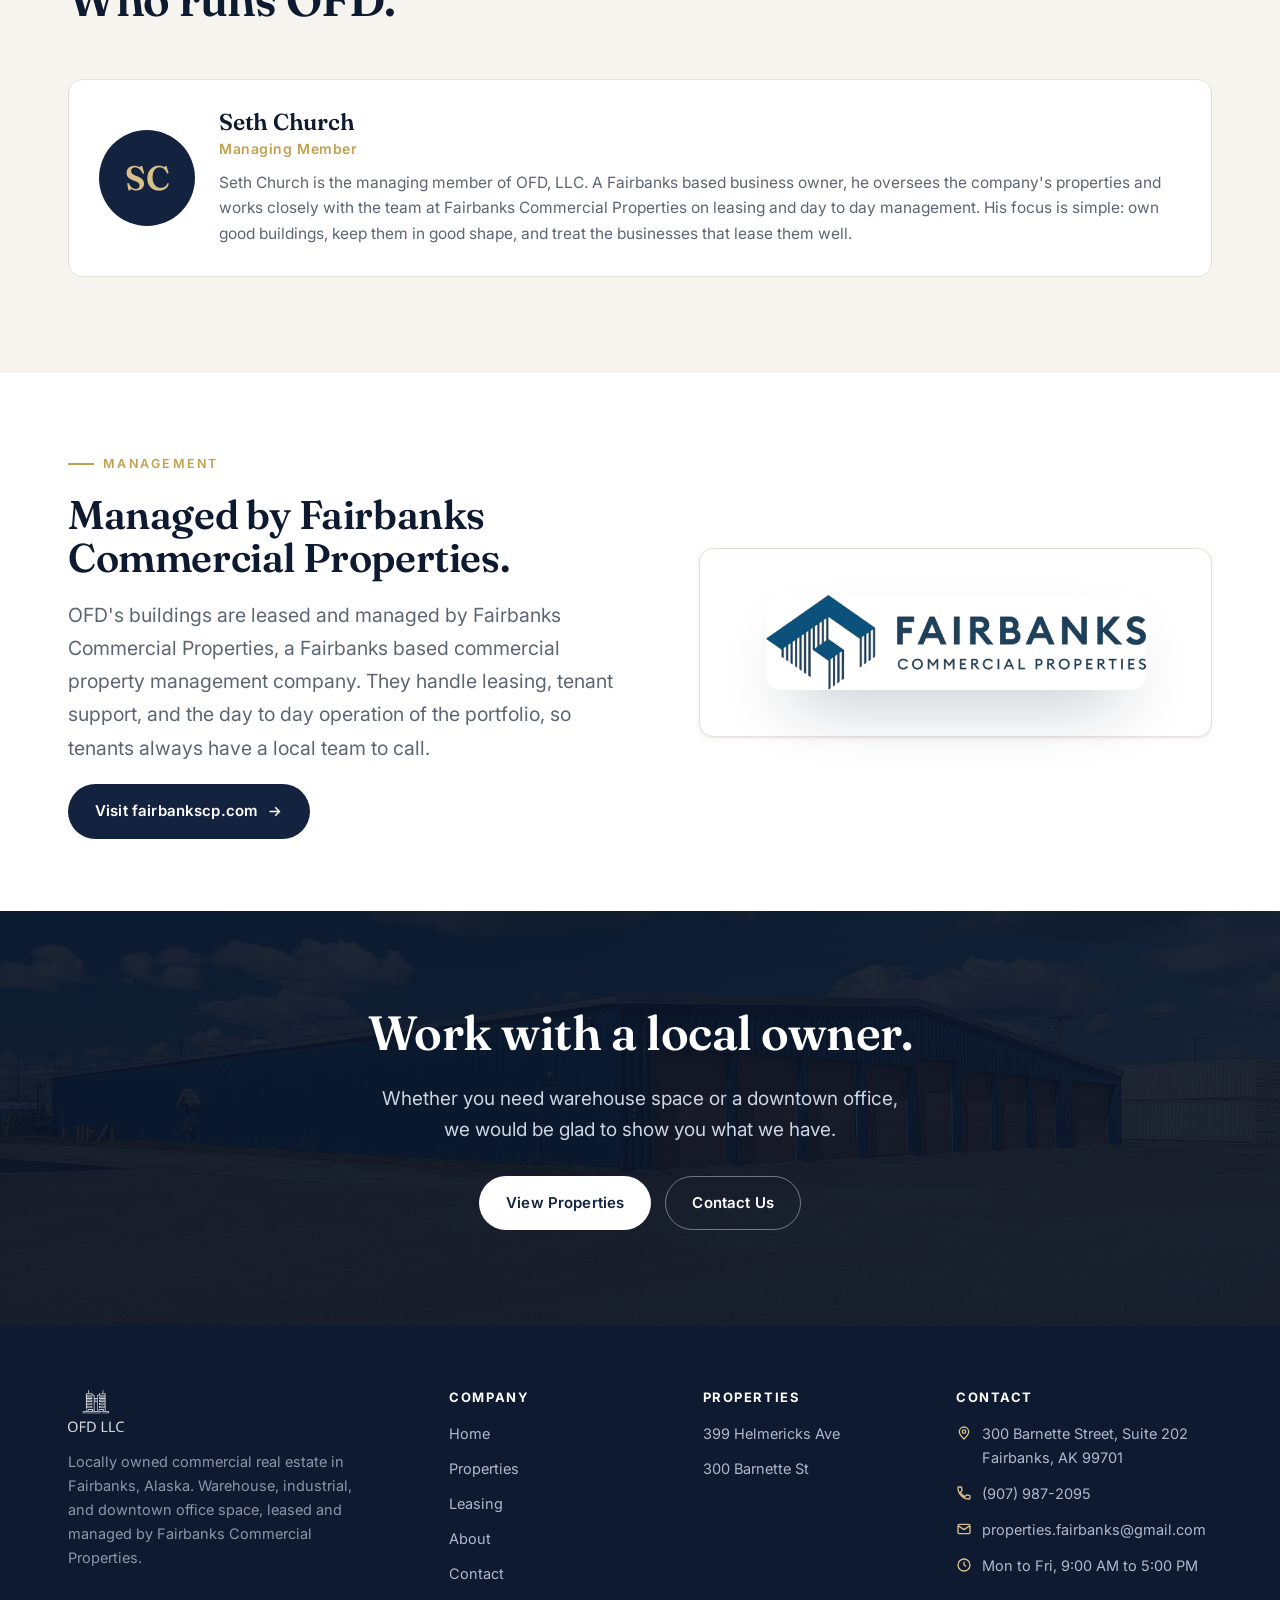
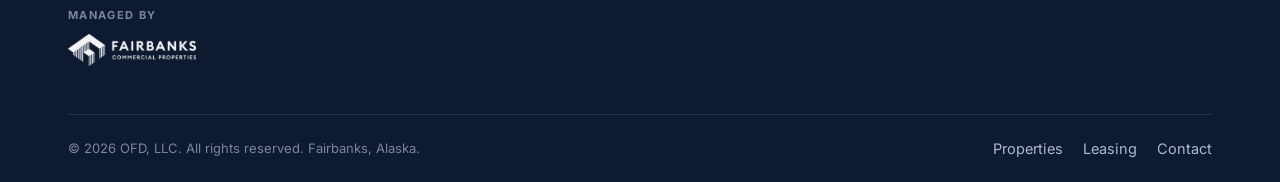
<file: about.html>
<!DOCTYPE html>
<html lang="en">
<head>
<meta charset="UTF-8">
<meta name="viewport" content="width=device-width, initial-scale=1">
<!-- Warm up Google Translate connections (helps a saved language apply faster) -->
<link rel="preconnect" href="https://translate.googleapis.com" crossorigin>
<link rel="dns-prefetch" href="https://translate.google.com">
<title>About OFD, LLC | Fairbanks Commercial Real Estate</title>
<meta name="description" content="OFD, LLC is a locally owned commercial real estate company in Fairbanks, Alaska, led by managing member Seth Church. We own and directly manage our Fairbanks properties.">
<link rel="canonical" href="https://www.ofdllc.com/about.html">
<meta name="theme-color" content="#13233f">
<meta name="robots" content="index, follow">
<meta property="og:type" content="website">
<meta property="og:site_name" content="OFD, LLC">
<meta property="og:title" content="About OFD, LLC | Fairbanks Commercial Real Estate">
<meta property="og:description" content="Locally owned and directly managed commercial real estate in Fairbanks, Alaska.">
<meta property="og:url" content="https://www.ofdllc.com/about.html">
<meta property="og:image" content="https://www.ofdllc.com/assets/img/og-image.jpg">
<meta name="twitter:card" content="summary_large_image">
<meta name="twitter:title" content="About OFD, LLC | Fairbanks Commercial Real Estate">
<meta name="twitter:description" content="Locally owned and directly managed commercial real estate in Fairbanks, Alaska.">
<meta name="twitter:image" content="https://www.ofdllc.com/assets/img/og-image.jpg">
<link rel="icon" href="assets/img/favicon.ico" sizes="any">
<link rel="icon" type="image/png" sizes="32x32" href="assets/img/favicon-32.png">
<link rel="apple-touch-icon" href="assets/img/apple-touch-icon.png">
<link rel="preconnect" href="https://fonts.googleapis.com">
<link rel="preconnect" href="https://fonts.gstatic.com" crossorigin>
<link href="https://fonts.googleapis.com/css2?family=Fraunces:ital,opsz,wght@0,9..144,400;0,9..144,500;0,9..144,600;0,9..144,700;1,9..144,500&family=Inter:wght@400;500;600;700&display=swap" rel="stylesheet">
<link rel="stylesheet" href="assets/styles.css?v=9">
<script type="application/ld+json">
{
  "@context": "https://schema.org",
  "@type": "BreadcrumbList",
  "itemListElement": [
    {"@type":"ListItem","position":1,"name":"Home","item":"https://www.ofdllc.com/"},
    {"@type":"ListItem","position":2,"name":"About","item":"https://www.ofdllc.com/about.html"}
  ]
}
</script>
</head>
<body>
<a class="skip" href="#main">Skip to content</a>

<div class="utility">
  <div class="wrap">
    <div class="u-left">
      <span class="u-item"><svg viewBox="0 0 24 24" fill="none" stroke="currentColor" stroke-width="2"><path d="M12 21s-7-6.6-7-11a7 7 0 0 1 14 0c0 4.4-7 11-7 11z"/><circle cx="12" cy="10" r="2.6"/></svg> Fairbanks, Alaska</span>
      <span class="u-item u-tag"><svg viewBox="0 0 24 24" fill="none" stroke="currentColor" stroke-width="2"><circle cx="12" cy="12" r="9"/><path d="M12 7v5l3 2"/></svg> Mon to Fri, 9:00 AM to 5:00 PM</span>
    </div>
    <div class="u-right">
      <a class="u-item" href="tel:+19079872095"><svg viewBox="0 0 24 24" fill="none" stroke="currentColor" stroke-width="2"><path d="M6.6 10.8a14 14 0 0 0 6.6 6.6l2.2-2.2a1 1 0 0 1 1-.24 11 11 0 0 0 3.5.56 1 1 0 0 1 1 1V20a1 1 0 0 1-1 1A17 17 0 0 1 3 4a1 1 0 0 1 1-1h3.5a1 1 0 0 1 1 1 11 11 0 0 0 .56 3.5 1 1 0 0 1-.24 1z"/></svg> (907) 987-2095</a>
      <a class="u-item u-tag" href="mailto:properties.fairbanks@gmail.com"><svg viewBox="0 0 24 24" fill="none" stroke="currentColor" stroke-width="2"><rect x="3" y="5" width="18" height="14" rx="2"/><path d="m3 7 9 6 9-6"/></svg> properties.fairbanks@gmail.com</a>
    </div>
  </div>
</div>

<header class="header">
  <nav class="wrap nav" aria-label="Primary">
    <a class="brand" href="index.html" aria-label="OFD, LLC home">
      <img width="360" height="318" src="assets/img/ofd-mark-navy.png" alt="OFD, LLC logo">
      <span class="b-text"><span class="b-name">OFD, LLC</span><span class="b-sub">Commercial Real Estate</span></span>
    </a>
    <div class="nav-links" id="navlinks">
      <a href="index.html">Home</a>
      <a href="properties.html">Properties</a>
      <a href="leasing.html">Leasing</a>
      <a href="about.html">About</a>
      <a href="contact.html">Contact</a>
    </div>
    <div class="nav-cta">
      <div class="lang notranslate" translate="no" id="lang">
        <button class="lang__btn" id="langBtn" type="button" aria-haspopup="listbox" aria-expanded="false" aria-label="Choose language">
          <svg class="globe" viewBox="0 0 24 24" fill="none" stroke="currentColor" stroke-width="2"><circle cx="12" cy="12" r="9"/><path d="M3 12h18M12 3c2.5 2.7 2.5 15.3 0 18M12 3c-2.5 2.7-2.5 15.3 0 18"/></svg><span id="langCurrent">EN</span><svg class="chev" viewBox="0 0 24 24" fill="none" stroke="currentColor" stroke-width="2"><path d="m6 9 6 6 6-6"/></svg>
        </button>
        <div class="lang__menu" id="langMenu" role="listbox" aria-label="Select a language">
          <button type="button" role="option" data-lang="en">English</button>
          <button type="button" role="option" data-lang="es">Español</button>
          <button type="button" role="option" data-lang="fr">Français</button>
          <button type="button" role="option" data-lang="de">Deutsch</button>
          <button type="button" role="option" data-lang="it">Italiano</button>
          <button type="button" role="option" data-lang="pt">Português</button>
          <button type="button" role="option" data-lang="ru">Русский</button>
          <button type="button" role="option" data-lang="zh-CN">中文 (简体)</button>
          <button type="button" role="option" data-lang="zh-TW">中文 (繁體)</button>
          <button type="button" role="option" data-lang="ja">日本語</button>
          <button type="button" role="option" data-lang="ko">한국어</button>
          <button type="button" role="option" data-lang="ar">العربية</button>
          <button type="button" role="option" data-lang="hi">हिन्दी</button>
          <button type="button" role="option" data-lang="bn">বাংলা</button>
          <button type="button" role="option" data-lang="pa">ਪੰਜਾਬੀ</button>
          <button type="button" role="option" data-lang="vi">Tiếng Việt</button>
          <button type="button" role="option" data-lang="th">ไทย</button>
          <button type="button" role="option" data-lang="id">Bahasa Indonesia</button>
          <button type="button" role="option" data-lang="tl">Filipino</button>
          <button type="button" role="option" data-lang="tr">Türkçe</button>
          <button type="button" role="option" data-lang="pl">Polski</button>
          <button type="button" role="option" data-lang="uk">Українська</button>
          <button type="button" role="option" data-lang="nl">Nederlands</button>
          <button type="button" role="option" data-lang="el">Ελληνικά</button>
          <button type="button" role="option" data-lang="he">עברית</button>
          <button type="button" role="option" data-lang="sv">Svenska</button>
          <button type="button" role="option" data-lang="ro">Română</button>
        </div>
      </div>
      <a class="btn btn--primary" href="contact.html">Inquire About Space</a>
      <button class="burger" aria-label="Open menu" aria-expanded="false" aria-controls="navlinks"><span></span></button>
    </div>
  </nav>
</header>

<main id="main">

<section class="page-hero">
  <div class="page-hero__bg"><img width="1448" height="999" src="assets/img/barnette-exterior.jpg" alt="OFD office building in downtown Fairbanks"></div>
  <div class="wrap page-hero__inner">
    <div class="crumbs"><a href="index.html">Home</a> / <span>About</span></div>
    <h1>About OFD, LLC</h1>
    <p>A Fairbanks based commercial real estate company that owns its buildings and manages them directly.</p>
  </div>
</section>

<!-- story -->
<section class="section bg-paper">
  <div class="wrap">
    <div class="split">
      <div class="split__body reveal">
        <p class="eyebrow">Our Story</p>
        <h2>Fairbanks property, run by Fairbanks people.</h2>
        <p>OFD, LLC owns commercial real estate in Fairbanks, Alaska. The company invests in property here at home and partners with Fairbanks Commercial Properties to lease and manage it. That local focus shows up in how tenants are treated and how quickly things get handled when something needs attention.</p>
        <p>Today the company holds two cornerstone Fairbanks properties: a 66,000 square foot industrial site on Helmericks Avenue and a 17,000 square foot office building downtown on Barnette Street. Together they give local businesses a real choice between heavy use industrial space and professional office space, from the same trusted owner.</p>
      </div>
      <div class="split__media reveal d2">
        <img width="1600" height="1200" src="assets/img/helmericks-aerial.jpg" alt="Aerial view of the OFD industrial property in Fairbanks" loading="lazy">
        <div class="badge badge--br">
          <svg viewBox="0 0 24 24" fill="none" stroke="currentColor" stroke-width="2"><path d="M12 21s-7-6.6-7-11a7 7 0 0 1 14 0c0 4.4-7 11-7 11z"/><circle cx="12" cy="10" r="2.6"/></svg>
          <div><div class="b-num">Fairbanks, AK</div><div class="b-lbl">Owned & operated locally</div></div>
        </div>
      </div>
    </div>
  </div>
</section>

<!-- values -->
<section class="section bg-surface">
  <div class="wrap">
    <div class="section-head reveal">
      <p class="eyebrow">What We Stand For</p>
      <h2>How we do business.</h2>
    </div>
    <div class="cards c3">
      <div class="valuecard reveal"><h3>Ownership, not just management</h3><p>We own the buildings we lease. Our name is on the property, so the standard is ours to keep.</p></div>
      <div class="valuecard reveal d1"><h3>Fair and direct</h3><p>Clear terms, honest answers, and a straightforward relationship with every tenant.</p></div>
      <div class="valuecard reveal d2"><h3>Responsive by default</h3><p>When something needs attention, tenants reach the people who can actually make it happen.</p></div>
      <div class="valuecard reveal"><h3>Invested in Fairbanks</h3><p>We put capital into Interior Alaska real estate and into the businesses that fill it.</p></div>
      <div class="valuecard reveal d1"><h3>Quality space</h3><p>Well located, well maintained property that helps tenants get their own work done.</p></div>
      <div class="valuecard reveal d2"><h3>Long-term thinking</h3><p>We would rather keep a good tenant for years than chase a short-term win.</p></div>
    </div>
  </div>
</section>

<!-- vision band -->
<section class="section--pad-sm bg-navy">
  <div class="wrap">
    <div class="section-head center reveal" style="max-width:820px">
      <p class="eyebrow">Our Vision</p>
      <h2 style="font-size:clamp(26px,3.6vw,38px);font-style:italic;font-weight:500">"To be a trusted name in Fairbanks commercial real estate by owning quality property and managing it the way we would want it managed ourselves."</h2>
    </div>
  </div>
</section>

<!-- leadership -->
<section class="section bg-paper">
  <div class="wrap">
    <div class="section-head reveal">
      <p class="eyebrow">Leadership</p>
      <h2>Who runs OFD.</h2>
    </div>
    <div class="bio reveal">
      <div class="bio__avatar">SC</div>
      <div>
        <h3>Seth Church</h3>
        <div class="role">Managing Member</div>
        <p>Seth Church is the managing member of OFD, LLC. A Fairbanks based business owner, he oversees the company's properties and works closely with the team at Fairbanks Commercial Properties on leasing and day to day management. His focus is simple: own good buildings, keep them in good shape, and treat the businesses that lease them well.</p>
      </div>
    </div>
  </div>
</section>

<!-- management -->
<section class="section--pad-sm bg-surface">
  <div class="wrap">
    <div class="split" style="align-items:center">
      <div class="split__body reveal">
        <p class="eyebrow">Management</p>
        <h2>Managed by Fairbanks Commercial Properties.</h2>
        <p class="lead">OFD's buildings are leased and managed by Fairbanks Commercial Properties, a Fairbanks based commercial property management company. They handle leasing, tenant support, and the day to day operation of the portfolio, so tenants always have a local team to call.</p>
        <a class="btn btn--navy" href="https://www.fairbankscp.com" target="_blank" rel="noopener">Visit fairbankscp.com
          <svg viewBox="0 0 24 24" fill="none" stroke="currentColor" stroke-width="2"><path d="M5 12h14M13 6l6 6-6 6"/></svg></a>
      </div>
      <div class="split__media reveal d1">
        <div class="mgmt-logo"><img width="620" height="155" src="assets/img/fcp-logo-navy.png" alt="Fairbanks Commercial Properties logo"></div>
      </div>
    </div>
  </div>
</section>

<!-- CTA -->
<section class="cta">
  <div class="cta__bg"><img width="1600" height="1069" src="assets/img/helmericks-storage.jpg" alt="" aria-hidden="true" loading="lazy"></div>
  <div class="wrap">
    <div class="cta__inner reveal">
      <h2>Work with a local owner.</h2>
      <p>Whether you need warehouse space or a downtown office, we would be glad to show you what we have.</p>
      <div class="btn-row">
        <a class="btn btn--light" href="properties.html">View Properties</a>
        <a class="btn btn--outline-light" href="contact.html">Contact Us</a>
      </div>
    </div>
  </div>
</section>

</main>

<footer class="footer">
  <div class="wrap">
    <div class="footer__top">
      <div class="footer__brand">
        <img width="760" height="575" src="assets/img/ofd-logo-white.png" alt="OFD, LLC">
        <p>Locally owned commercial real estate in Fairbanks, Alaska. Warehouse, industrial, and downtown office space, leased and managed by Fairbanks Commercial Properties.</p>
        <a class="managed-by" href="https://www.fairbankscp.com" target="_blank" rel="noopener">
          <span>Managed by</span>
          <img width="620" height="155" src="assets/img/fcp-logo-white.png" alt="Fairbanks Commercial Properties logo">
        </a>
      </div>
      <div>
        <h4>Company</h4>
        <ul>
          <li><a href="index.html">Home</a></li>
          <li><a href="properties.html">Properties</a></li>
          <li><a href="leasing.html">Leasing</a></li>
          <li><a href="about.html">About</a></li>
          <li><a href="contact.html">Contact</a></li>
        </ul>
      </div>
      <div>
        <h4>Properties</h4>
        <ul>
          <li><a href="properties.html#helmericks">399 Helmericks Ave</a></li>
          <li><a href="properties.html#barnette">300 Barnette St</a></li>
        </ul>
      </div>
      <div class="footer__contact">
        <h4>Contact</h4>
        <div><svg viewBox="0 0 24 24" fill="none" stroke="currentColor" stroke-width="2"><path d="M12 21s-7-6.6-7-11a7 7 0 0 1 14 0c0 4.4-7 11-7 11z"/><circle cx="12" cy="10" r="2.6"/></svg> <span>300 Barnette Street, Suite 202<br>Fairbanks, AK 99701</span></div>
        <div><svg viewBox="0 0 24 24" fill="none" stroke="currentColor" stroke-width="2"><path d="M6.6 10.8a14 14 0 0 0 6.6 6.6l2.2-2.2a1 1 0 0 1 1-.24 11 11 0 0 0 3.5.56 1 1 0 0 1 1 1V20a1 1 0 0 1-1 1A17 17 0 0 1 3 4a1 1 0 0 1 1-1h3.5a1 1 0 0 1 1 1 11 11 0 0 0 .56 3.5 1 1 0 0 1-.24 1z"/></svg> <a href="tel:+19079872095">(907) 987-2095</a></div>
        <div><svg viewBox="0 0 24 24" fill="none" stroke="currentColor" stroke-width="2"><rect x="3" y="5" width="18" height="14" rx="2"/><path d="m3 7 9 6 9-6"/></svg> <a href="mailto:properties.fairbanks@gmail.com">properties.fairbanks@gmail.com</a></div>
        <div><svg viewBox="0 0 24 24" fill="none" stroke="currentColor" stroke-width="2"><circle cx="12" cy="12" r="9"/><path d="M12 7v5l3 2"/></svg> <span>Mon to Fri, 9:00 AM to 5:00 PM</span></div>
      </div>
    </div>
    <div class="footer__bottom">
      <p>&copy; <span id="year"></span> OFD, LLC. All rights reserved. Fairbanks, Alaska.</p>
      <div class="fb-links">
        <a href="properties.html">Properties</a>
        <a href="leasing.html">Leasing</a>
        <a href="contact.html">Contact</a>
      </div>
    </div>
  </div>
</footer>

<!-- Google Translate element (script loaded on demand by app.js) -->
<div id="google_translate_element" aria-hidden="true"></div>
<script src="assets/app.js?v=10" defer></script>
</body>
</html>
</file>
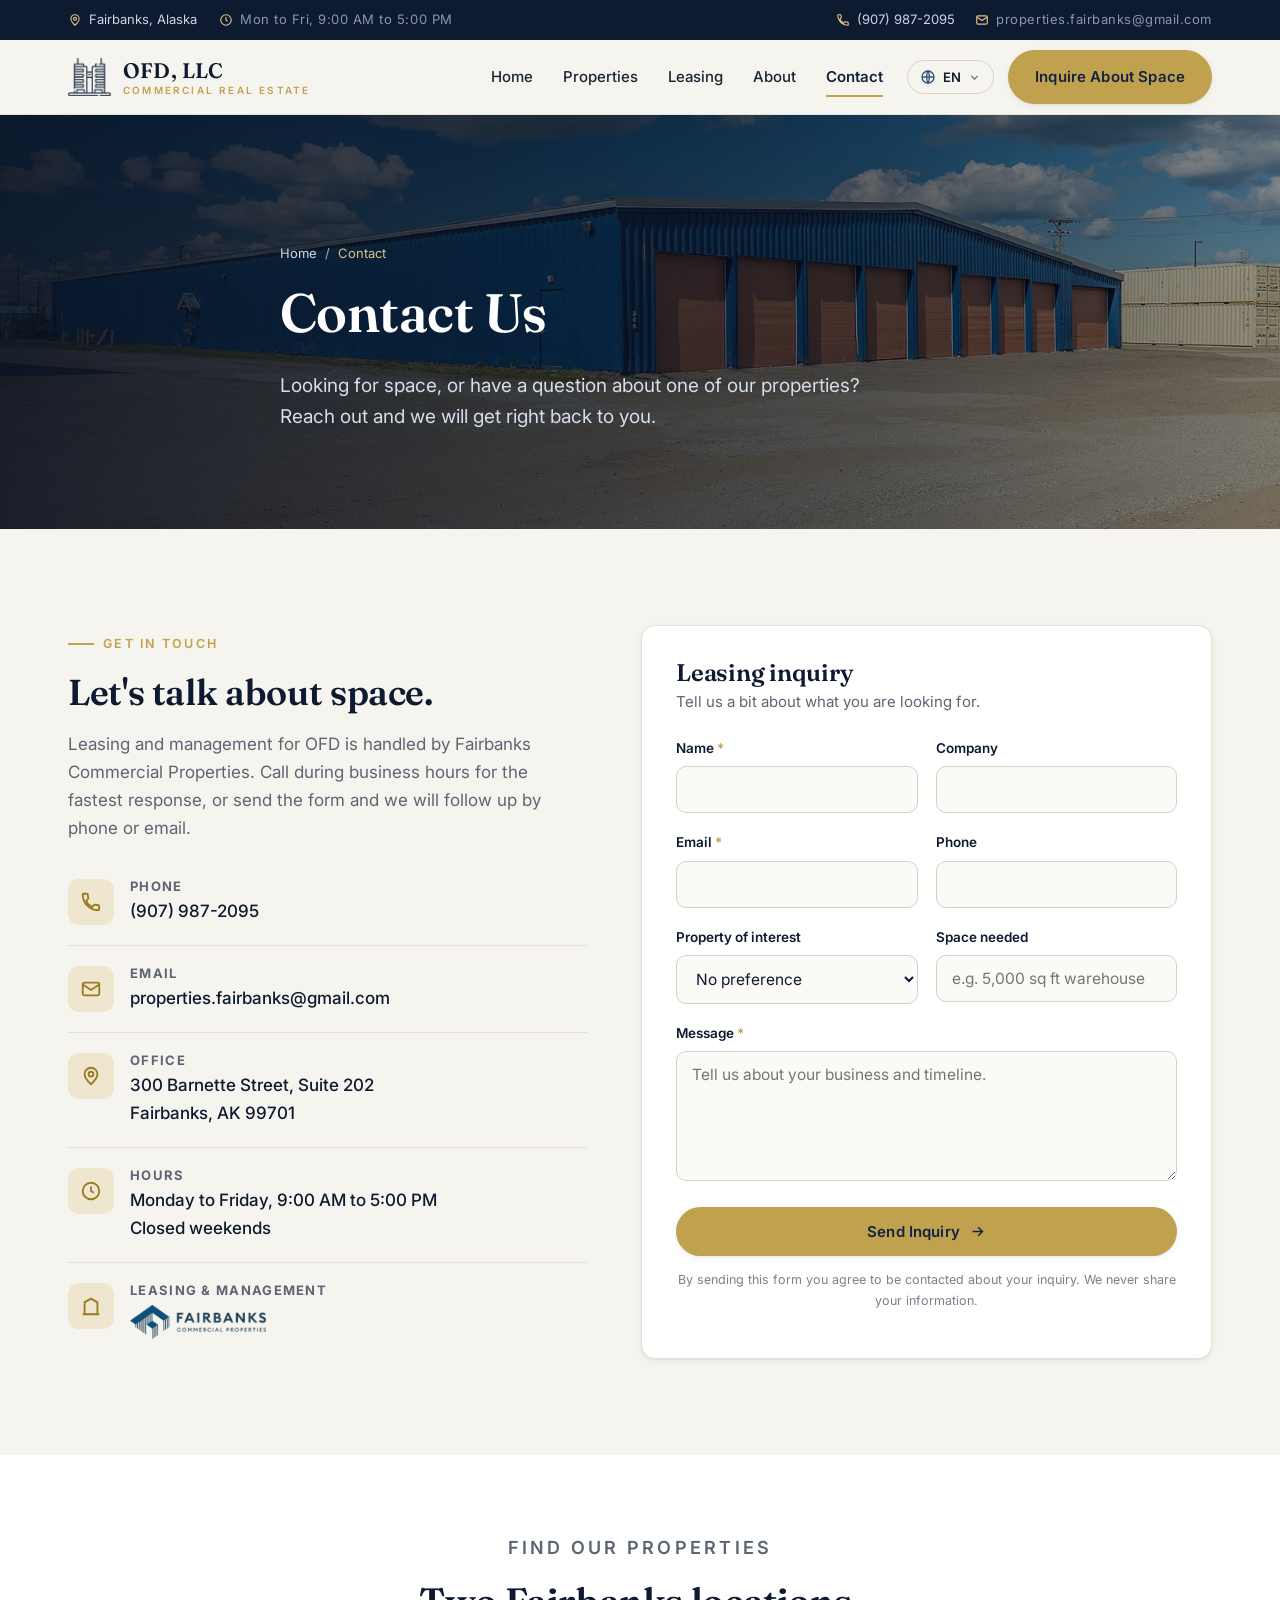
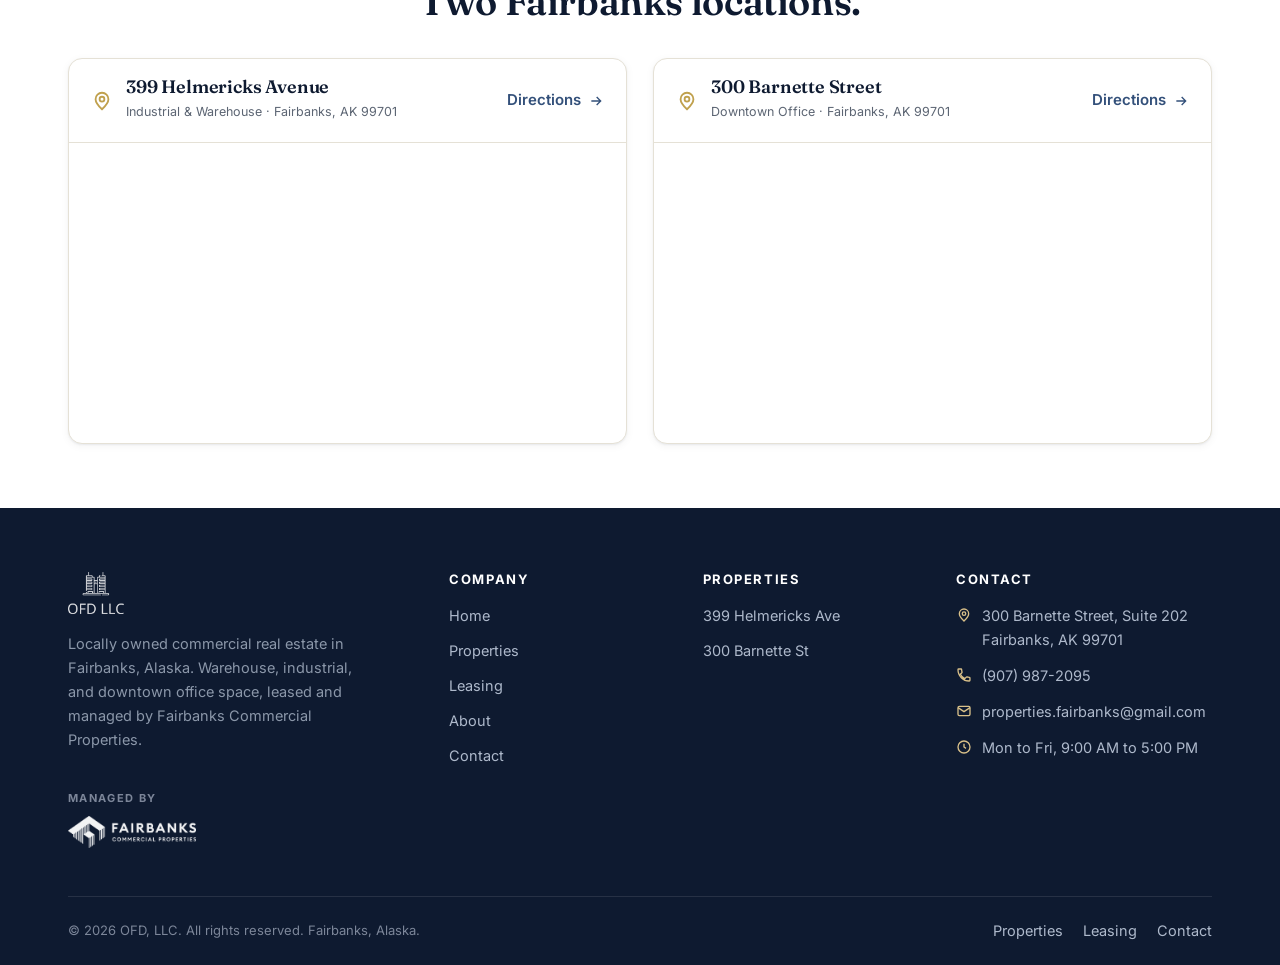
<file: contact.html>
<!DOCTYPE html>
<html lang="en">
<head>
<meta charset="UTF-8">
<meta name="viewport" content="width=device-width, initial-scale=1">
<!-- Warm up Google Translate connections (helps a saved language apply faster) -->
<link rel="preconnect" href="https://translate.googleapis.com" crossorigin>
<link rel="dns-prefetch" href="https://translate.google.com">
<title>Contact OFD, LLC | Lease Commercial Space in Fairbanks</title>
<meta name="description" content="Contact OFD, LLC about leasing commercial space in Fairbanks, Alaska. Call (907) 987-2095 or send a leasing inquiry about 399 Helmericks Ave or 300 Barnette St.">
<link rel="canonical" href="https://www.ofdllc.com/contact.html">
<meta name="theme-color" content="#13233f">
<meta name="robots" content="index, follow">
<meta property="og:type" content="website">
<meta property="og:site_name" content="OFD, LLC">
<meta property="og:title" content="Contact OFD, LLC | Lease Commercial Space in Fairbanks">
<meta property="og:description" content="Call (907) 987-2095 or send a leasing inquiry about OFD's Fairbanks properties.">
<meta property="og:url" content="https://www.ofdllc.com/contact.html">
<meta property="og:image" content="https://www.ofdllc.com/assets/img/og-image.jpg">
<meta name="twitter:card" content="summary_large_image">
<meta name="twitter:title" content="Contact OFD, LLC | Lease Commercial Space in Fairbanks">
<meta name="twitter:description" content="Call (907) 987-2095 or send a leasing inquiry about OFD's Fairbanks properties.">
<meta name="twitter:image" content="https://www.ofdllc.com/assets/img/og-image.jpg">
<link rel="icon" href="assets/img/favicon.ico" sizes="any">
<link rel="icon" type="image/png" sizes="32x32" href="assets/img/favicon-32.png">
<link rel="apple-touch-icon" href="assets/img/apple-touch-icon.png">
<link rel="preconnect" href="https://fonts.googleapis.com">
<link rel="preconnect" href="https://fonts.gstatic.com" crossorigin>
<link href="https://fonts.googleapis.com/css2?family=Fraunces:ital,opsz,wght@0,9..144,400;0,9..144,500;0,9..144,600;0,9..144,700;1,9..144,500&family=Inter:wght@400;500;600;700&display=swap" rel="stylesheet">
<link rel="stylesheet" href="assets/styles.css?v=9">
<script type="application/ld+json">
{
  "@context": "https://schema.org",
  "@type": "BreadcrumbList",
  "itemListElement": [
    {"@type":"ListItem","position":1,"name":"Home","item":"https://www.ofdllc.com/"},
    {"@type":"ListItem","position":2,"name":"Contact","item":"https://www.ofdllc.com/contact.html"}
  ]
}
</script>
</head>
<body>
<a class="skip" href="#main">Skip to content</a>

<div class="utility">
  <div class="wrap">
    <div class="u-left">
      <span class="u-item"><svg viewBox="0 0 24 24" fill="none" stroke="currentColor" stroke-width="2"><path d="M12 21s-7-6.6-7-11a7 7 0 0 1 14 0c0 4.4-7 11-7 11z"/><circle cx="12" cy="10" r="2.6"/></svg> Fairbanks, Alaska</span>
      <span class="u-item u-tag"><svg viewBox="0 0 24 24" fill="none" stroke="currentColor" stroke-width="2"><circle cx="12" cy="12" r="9"/><path d="M12 7v5l3 2"/></svg> Mon to Fri, 9:00 AM to 5:00 PM</span>
    </div>
    <div class="u-right">
      <a class="u-item" href="tel:+19079872095"><svg viewBox="0 0 24 24" fill="none" stroke="currentColor" stroke-width="2"><path d="M6.6 10.8a14 14 0 0 0 6.6 6.6l2.2-2.2a1 1 0 0 1 1-.24 11 11 0 0 0 3.5.56 1 1 0 0 1 1 1V20a1 1 0 0 1-1 1A17 17 0 0 1 3 4a1 1 0 0 1 1-1h3.5a1 1 0 0 1 1 1 11 11 0 0 0 .56 3.5 1 1 0 0 1-.24 1z"/></svg> (907) 987-2095</a>
      <a class="u-item u-tag" href="mailto:properties.fairbanks@gmail.com"><svg viewBox="0 0 24 24" fill="none" stroke="currentColor" stroke-width="2"><rect x="3" y="5" width="18" height="14" rx="2"/><path d="m3 7 9 6 9-6"/></svg> properties.fairbanks@gmail.com</a>
    </div>
  </div>
</div>

<header class="header">
  <nav class="wrap nav" aria-label="Primary">
    <a class="brand" href="index.html" aria-label="OFD, LLC home">
      <img width="360" height="318" src="assets/img/ofd-mark-navy.png" alt="OFD, LLC logo">
      <span class="b-text"><span class="b-name">OFD, LLC</span><span class="b-sub">Commercial Real Estate</span></span>
    </a>
    <div class="nav-links" id="navlinks">
      <a href="index.html">Home</a>
      <a href="properties.html">Properties</a>
      <a href="leasing.html">Leasing</a>
      <a href="about.html">About</a>
      <a href="contact.html">Contact</a>
    </div>
    <div class="nav-cta">
      <div class="lang notranslate" translate="no" id="lang">
        <button class="lang__btn" id="langBtn" type="button" aria-haspopup="listbox" aria-expanded="false" aria-label="Choose language">
          <svg class="globe" viewBox="0 0 24 24" fill="none" stroke="currentColor" stroke-width="2"><circle cx="12" cy="12" r="9"/><path d="M3 12h18M12 3c2.5 2.7 2.5 15.3 0 18M12 3c-2.5 2.7-2.5 15.3 0 18"/></svg><span id="langCurrent">EN</span><svg class="chev" viewBox="0 0 24 24" fill="none" stroke="currentColor" stroke-width="2"><path d="m6 9 6 6 6-6"/></svg>
        </button>
        <div class="lang__menu" id="langMenu" role="listbox" aria-label="Select a language">
          <button type="button" role="option" data-lang="en">English</button>
          <button type="button" role="option" data-lang="es">Español</button>
          <button type="button" role="option" data-lang="fr">Français</button>
          <button type="button" role="option" data-lang="de">Deutsch</button>
          <button type="button" role="option" data-lang="it">Italiano</button>
          <button type="button" role="option" data-lang="pt">Português</button>
          <button type="button" role="option" data-lang="ru">Русский</button>
          <button type="button" role="option" data-lang="zh-CN">中文 (简体)</button>
          <button type="button" role="option" data-lang="zh-TW">中文 (繁體)</button>
          <button type="button" role="option" data-lang="ja">日本語</button>
          <button type="button" role="option" data-lang="ko">한국어</button>
          <button type="button" role="option" data-lang="ar">العربية</button>
          <button type="button" role="option" data-lang="hi">हिन्दी</button>
          <button type="button" role="option" data-lang="bn">বাংলা</button>
          <button type="button" role="option" data-lang="pa">ਪੰਜਾਬੀ</button>
          <button type="button" role="option" data-lang="vi">Tiếng Việt</button>
          <button type="button" role="option" data-lang="th">ไทย</button>
          <button type="button" role="option" data-lang="id">Bahasa Indonesia</button>
          <button type="button" role="option" data-lang="tl">Filipino</button>
          <button type="button" role="option" data-lang="tr">Türkçe</button>
          <button type="button" role="option" data-lang="pl">Polski</button>
          <button type="button" role="option" data-lang="uk">Українська</button>
          <button type="button" role="option" data-lang="nl">Nederlands</button>
          <button type="button" role="option" data-lang="el">Ελληνικά</button>
          <button type="button" role="option" data-lang="he">עברית</button>
          <button type="button" role="option" data-lang="sv">Svenska</button>
          <button type="button" role="option" data-lang="ro">Română</button>
        </div>
      </div>
      <a class="btn btn--primary" href="contact.html">Inquire About Space</a>
      <button class="burger" aria-label="Open menu" aria-expanded="false" aria-controls="navlinks"><span></span></button>
    </div>
  </nav>
</header>

<main id="main">

<section class="page-hero">
  <div class="page-hero__bg"><img width="1600" height="1069" src="assets/img/helmericks-storage.jpg" alt="Blue warehouse with gold overhead doors at 399 Helmericks"></div>
  <div class="wrap page-hero__inner">
    <div class="crumbs"><a href="index.html">Home</a> / <span>Contact</span></div>
    <h1>Contact Us</h1>
    <p>Looking for space, or have a question about one of our properties? Reach out and we will get right back to you.</p>
  </div>
</section>

<section class="section bg-paper">
  <div class="wrap">
    <div class="contact-grid">
      <!-- info -->
      <div class="reveal">
        <p class="eyebrow">Get In Touch</p>
        <h2 style="font-size:clamp(26px,3.4vw,36px)">Let's talk about space.</h2>
        <p style="color:var(--muted)">Leasing and management for OFD is handled by Fairbanks Commercial Properties. Call during business hours for the fastest response, or send the form and we will follow up by phone or email.</p>

        <div class="info-block">
          <div class="info-block__ic"><svg viewBox="0 0 24 24" fill="none" stroke="currentColor" stroke-width="2"><path d="M6.6 10.8a14 14 0 0 0 6.6 6.6l2.2-2.2a1 1 0 0 1 1-.24 11 11 0 0 0 3.5.56 1 1 0 0 1 1 1V20a1 1 0 0 1-1 1A17 17 0 0 1 3 4a1 1 0 0 1 1-1h3.5a1 1 0 0 1 1 1 11 11 0 0 0 .56 3.5 1 1 0 0 1-.24 1z"/></svg></div>
          <div><h3>Phone</h3><a href="tel:+19079872095">(907) 987-2095</a></div>
        </div>
        <div class="info-block">
          <div class="info-block__ic"><svg viewBox="0 0 24 24" fill="none" stroke="currentColor" stroke-width="2"><rect x="3" y="5" width="18" height="14" rx="2"/><path d="m3 7 9 6 9-6"/></svg></div>
          <div><h3>Email</h3><a href="mailto:properties.fairbanks@gmail.com">properties.fairbanks@gmail.com</a></div>
        </div>
        <div class="info-block">
          <div class="info-block__ic"><svg viewBox="0 0 24 24" fill="none" stroke="currentColor" stroke-width="2"><path d="M12 21s-7-6.6-7-11a7 7 0 0 1 14 0c0 4.4-7 11-7 11z"/><circle cx="12" cy="10" r="2.6"/></svg></div>
          <div><h3>Office</h3><p>300 Barnette Street, Suite 202<br>Fairbanks, AK 99701</p></div>
        </div>
        <div class="info-block">
          <div class="info-block__ic"><svg viewBox="0 0 24 24" fill="none" stroke="currentColor" stroke-width="2"><circle cx="12" cy="12" r="9"/><path d="M12 7v5l3 2"/></svg></div>
          <div><h3>Hours</h3><p>Monday to Friday, 9:00 AM to 5:00 PM<br>Closed weekends</p></div>
        </div>
        <div class="info-block">
          <div class="info-block__ic"><svg viewBox="0 0 24 24" fill="none" stroke="currentColor" stroke-width="2"><path d="M3 21h18M5 21V8l7-4 7 4v13"/><path d="M9 9h.01M15 9h.01M9 13h.01M15 13h.01"/></svg></div>
          <div><h3>Leasing &amp; Management</h3><a href="https://www.fairbankscp.com" target="_blank" rel="noopener"><img width="620" height="155" src="assets/img/fcp-logo-navy.png" alt="Fairbanks Commercial Properties" style="height:34px;margin-top:8px"></a></div>
        </div>
      </div>

      <!-- form -->
      <div class="reveal d1">
        <!--
          This form posts to FormSubmit.co (no account required) and emails
          submissions to properties.fairbanks@gmail.com. On the FIRST submission
          FormSubmit sends a one-time activation email to that address: click the
          link in it once, and every future submission is delivered automatically.
          To change the destination, edit the data-endpoint URL below.
        -->
        <form class="form" id="leadForm" method="POST" data-endpoint="https://formsubmit.co/ajax/properties.fairbanks@gmail.com" novalidate>
          <input type="hidden" name="_subject" value="New leasing inquiry from the OFD, LLC website">
          <input type="hidden" name="_template" value="table">
          <input type="hidden" name="_captcha" value="false">
          <input type="text" name="_honey" tabindex="-1" autocomplete="off" aria-hidden="true" style="position:absolute;left:-9999px;width:1px;height:1px;opacity:0">
          <h2 style="font-size:24px;margin-bottom:4px">Leasing inquiry</h2>
          <p style="color:var(--muted);font-size:15px;margin-bottom:22px">Tell us a bit about what you are looking for.</p>
          <div class="grid2">
            <div class="field">
              <label for="name">Name <span class="req">*</span></label>
              <input id="name" name="name" type="text" required autocomplete="name">
              <div class="err">Please enter your name.</div>
            </div>
            <div class="field">
              <label for="company">Company</label>
              <input id="company" name="company" type="text" autocomplete="organization">
            </div>
          </div>
          <div class="grid2">
            <div class="field">
              <label for="email">Email <span class="req">*</span></label>
              <input id="email" name="email" type="email" required autocomplete="email">
              <div class="err">Please enter a valid email.</div>
            </div>
            <div class="field">
              <label for="phone">Phone</label>
              <input id="phone" name="phone" type="tel" autocomplete="tel">
            </div>
          </div>
          <div class="grid2">
            <div class="field">
              <label for="property">Property of interest</label>
              <select id="property" name="property">
                <option value="">No preference</option>
                <option>399 Helmericks Ave (Industrial / Warehouse)</option>
                <option>300 Barnette St (Downtown Office)</option>
                <option>Either / Not sure yet</option>
              </select>
            </div>
            <div class="field">
              <label for="size">Space needed</label>
              <input id="size" name="size" type="text" placeholder="e.g. 5,000 sq ft warehouse">
            </div>
          </div>
          <div class="field">
            <label for="message">Message <span class="req">*</span></label>
            <textarea id="message" name="message" required placeholder="Tell us about your business and timeline."></textarea>
            <div class="err">Please add a short message.</div>
          </div>
          <button class="btn btn--primary" type="submit" style="width:100%">Send Inquiry
            <svg viewBox="0 0 24 24" fill="none" stroke="currentColor" stroke-width="2"><path d="M5 12h14M13 6l6 6-6 6"/></svg></button>
          <p class="form-note">By sending this form you agree to be contacted about your inquiry. We never share your information.</p>
          <p class="form-error" role="alert" style="display:none;color:#c0392b;font-size:14px;margin-top:12px;text-align:center">Sorry, something went wrong sending your message. Please call (907) 987-2095 or email properties.fairbanks@gmail.com directly.</p>
        </form>

        <div class="form-success" role="status" aria-live="polite">
          <svg viewBox="0 0 24 24" fill="none" stroke="currentColor" stroke-width="2"><circle cx="12" cy="12" r="10"/><path d="M8 12l3 3 5-6"/></svg>
          <h2>Thank you</h2>
          <p>Your inquiry has been received. We will be in touch shortly. For anything urgent, call <a href="tel:+19079872095" style="color:var(--brass);font-weight:600">(907) 987-2095</a>.</p>
        </div>
      </div>
    </div>
  </div>
</section>

<!-- find our properties -->
<section class="section--tight bg-surface">
  <div class="wrap">
    <div class="section-head center reveal" style="margin-bottom:36px">
      <p class="eyebrow">Find Our Properties</p>
      <h2 style="font-size:clamp(26px,3.4vw,38px)">Two Fairbanks locations.</h2>
    </div>
    <div class="maps-row">
      <div class="map-card reveal">
        <div class="map-card__head">
          <svg viewBox="0 0 24 24" fill="none" stroke="currentColor" stroke-width="2"><path d="M12 21s-7-6.6-7-11a7 7 0 0 1 14 0c0 4.4-7 11-7 11z"/><circle cx="12" cy="10" r="2.6"/></svg>
          <div><h3>399 Helmericks Avenue</h3><span>Industrial &amp; Warehouse &middot; Fairbanks, AK 99701</span></div>
          <a class="textlink" href="https://www.google.com/maps/search/?api=1&amp;query=399+Helmericks+Ave+Fairbanks+AK+99701" target="_blank" rel="noopener">Directions
            <svg viewBox="0 0 24 24" fill="none" stroke="currentColor" stroke-width="2"><path d="M5 12h14M13 6l6 6-6 6"/></svg></a>
        </div>
        <div class="map-embed"><iframe title="Map to 399 Helmericks Avenue, Fairbanks, Alaska" src="https://www.google.com/maps?q=399+Helmericks+Ave,+Fairbanks,+AK+99701&output=embed" loading="lazy" referrerpolicy="no-referrer-when-downgrade"></iframe></div>
      </div>
      <div class="map-card reveal d1">
        <div class="map-card__head">
          <svg viewBox="0 0 24 24" fill="none" stroke="currentColor" stroke-width="2"><path d="M12 21s-7-6.6-7-11a7 7 0 0 1 14 0c0 4.4-7 11-7 11z"/><circle cx="12" cy="10" r="2.6"/></svg>
          <div><h3>300 Barnette Street</h3><span>Downtown Office &middot; Fairbanks, AK 99701</span></div>
          <a class="textlink" href="https://www.google.com/maps/search/?api=1&amp;query=300+Barnette+St+Fairbanks+AK+99701" target="_blank" rel="noopener">Directions
            <svg viewBox="0 0 24 24" fill="none" stroke="currentColor" stroke-width="2"><path d="M5 12h14M13 6l6 6-6 6"/></svg></a>
        </div>
        <div class="map-embed"><iframe title="Map to 300 Barnette Street, Fairbanks, Alaska" src="https://www.google.com/maps?q=300+Barnette+St,+Fairbanks,+AK+99701&output=embed" loading="lazy" referrerpolicy="no-referrer-when-downgrade"></iframe></div>
      </div>
    </div>
  </div>
</section>

</main>

<footer class="footer">
  <div class="wrap">
    <div class="footer__top">
      <div class="footer__brand">
        <img width="760" height="575" src="assets/img/ofd-logo-white.png" alt="OFD, LLC">
        <p>Locally owned commercial real estate in Fairbanks, Alaska. Warehouse, industrial, and downtown office space, leased and managed by Fairbanks Commercial Properties.</p>
        <a class="managed-by" href="https://www.fairbankscp.com" target="_blank" rel="noopener">
          <span>Managed by</span>
          <img width="620" height="155" src="assets/img/fcp-logo-white.png" alt="Fairbanks Commercial Properties logo">
        </a>
      </div>
      <div>
        <h4>Company</h4>
        <ul>
          <li><a href="index.html">Home</a></li>
          <li><a href="properties.html">Properties</a></li>
          <li><a href="leasing.html">Leasing</a></li>
          <li><a href="about.html">About</a></li>
          <li><a href="contact.html">Contact</a></li>
        </ul>
      </div>
      <div>
        <h4>Properties</h4>
        <ul>
          <li><a href="properties.html#helmericks">399 Helmericks Ave</a></li>
          <li><a href="properties.html#barnette">300 Barnette St</a></li>
        </ul>
      </div>
      <div class="footer__contact">
        <h4>Contact</h4>
        <div><svg viewBox="0 0 24 24" fill="none" stroke="currentColor" stroke-width="2"><path d="M12 21s-7-6.6-7-11a7 7 0 0 1 14 0c0 4.4-7 11-7 11z"/><circle cx="12" cy="10" r="2.6"/></svg> <span>300 Barnette Street, Suite 202<br>Fairbanks, AK 99701</span></div>
        <div><svg viewBox="0 0 24 24" fill="none" stroke="currentColor" stroke-width="2"><path d="M6.6 10.8a14 14 0 0 0 6.6 6.6l2.2-2.2a1 1 0 0 1 1-.24 11 11 0 0 0 3.5.56 1 1 0 0 1 1 1V20a1 1 0 0 1-1 1A17 17 0 0 1 3 4a1 1 0 0 1 1-1h3.5a1 1 0 0 1 1 1 11 11 0 0 0 .56 3.5 1 1 0 0 1-.24 1z"/></svg> <a href="tel:+19079872095">(907) 987-2095</a></div>
        <div><svg viewBox="0 0 24 24" fill="none" stroke="currentColor" stroke-width="2"><rect x="3" y="5" width="18" height="14" rx="2"/><path d="m3 7 9 6 9-6"/></svg> <a href="mailto:properties.fairbanks@gmail.com">properties.fairbanks@gmail.com</a></div>
        <div><svg viewBox="0 0 24 24" fill="none" stroke="currentColor" stroke-width="2"><circle cx="12" cy="12" r="9"/><path d="M12 7v5l3 2"/></svg> <span>Mon to Fri, 9:00 AM to 5:00 PM</span></div>
      </div>
    </div>
    <div class="footer__bottom">
      <p>&copy; <span id="year"></span> OFD, LLC. All rights reserved. Fairbanks, Alaska.</p>
      <div class="fb-links">
        <a href="properties.html">Properties</a>
        <a href="leasing.html">Leasing</a>
        <a href="contact.html">Contact</a>
      </div>
    </div>
  </div>
</footer>

<!-- Google Translate element (script loaded on demand by app.js) -->
<div id="google_translate_element" aria-hidden="true"></div>
<script src="assets/app.js?v=10" defer></script>
</body>
</html>
</file>
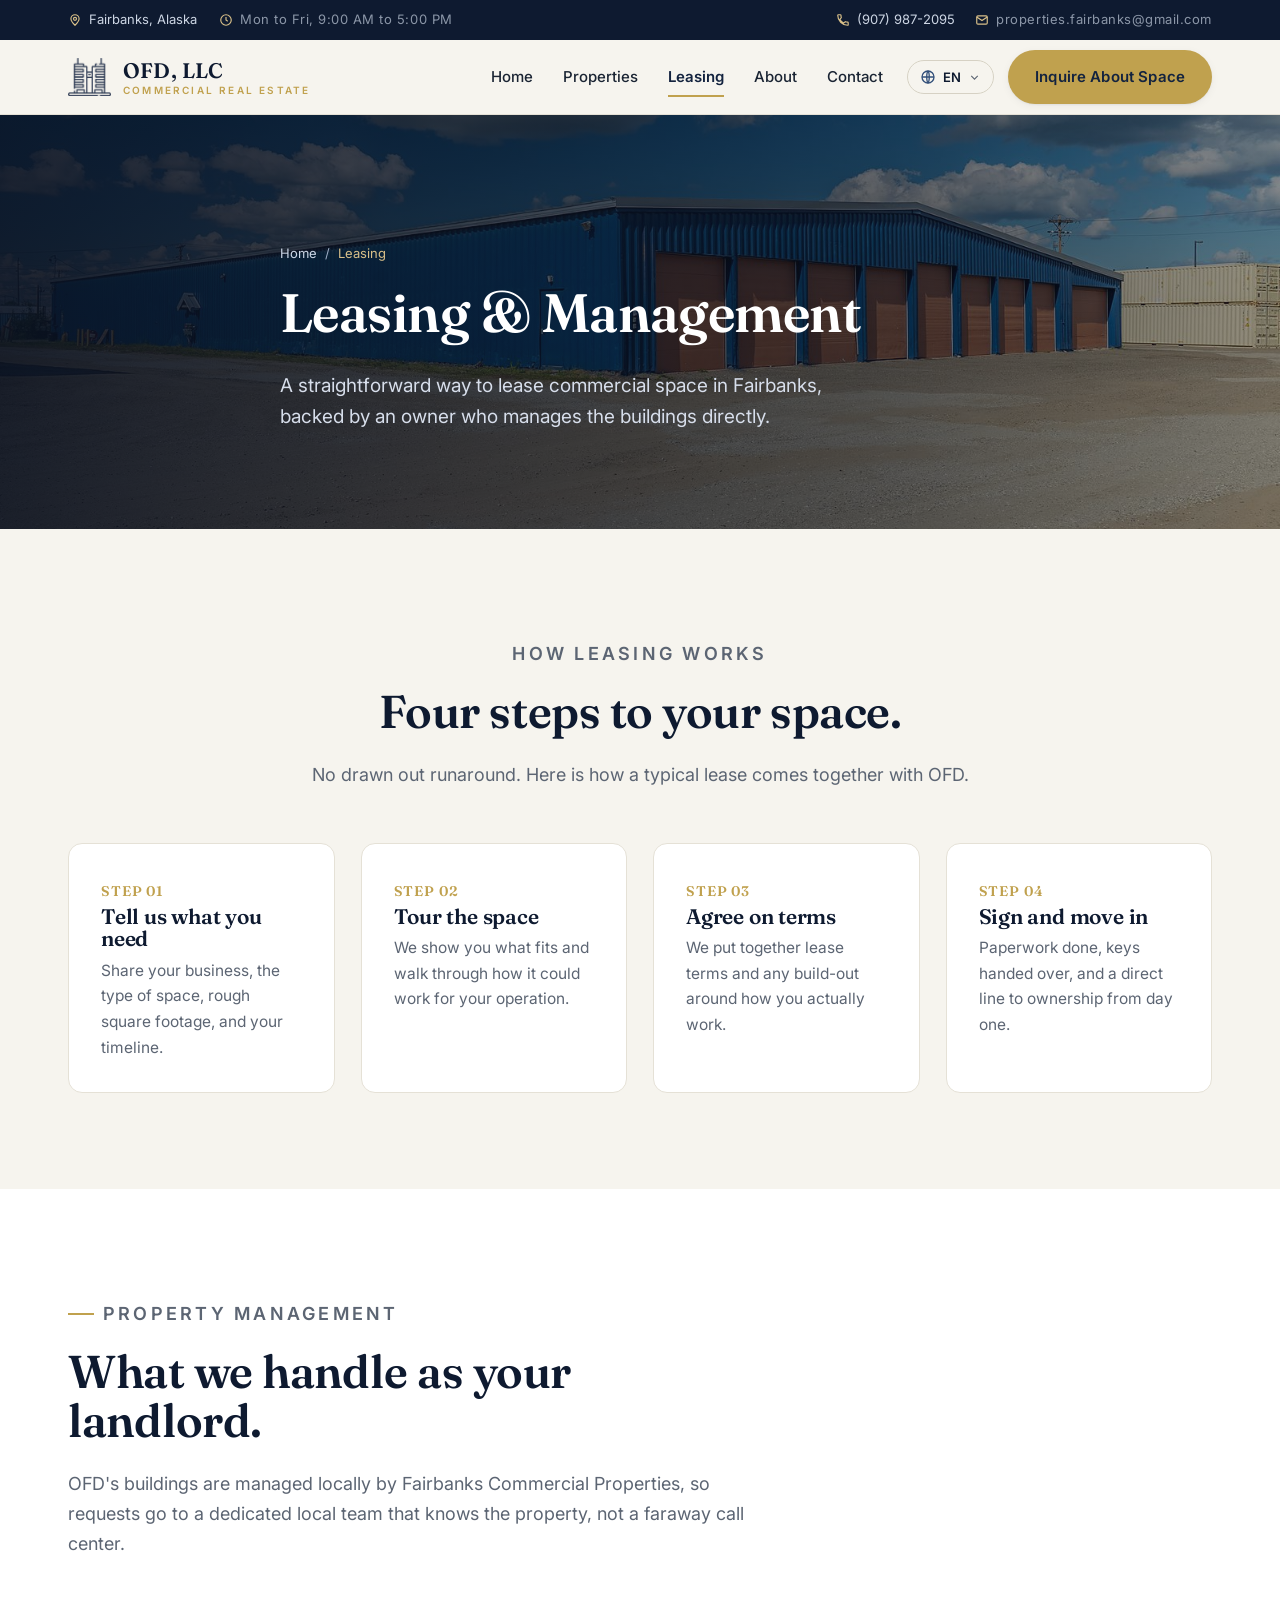
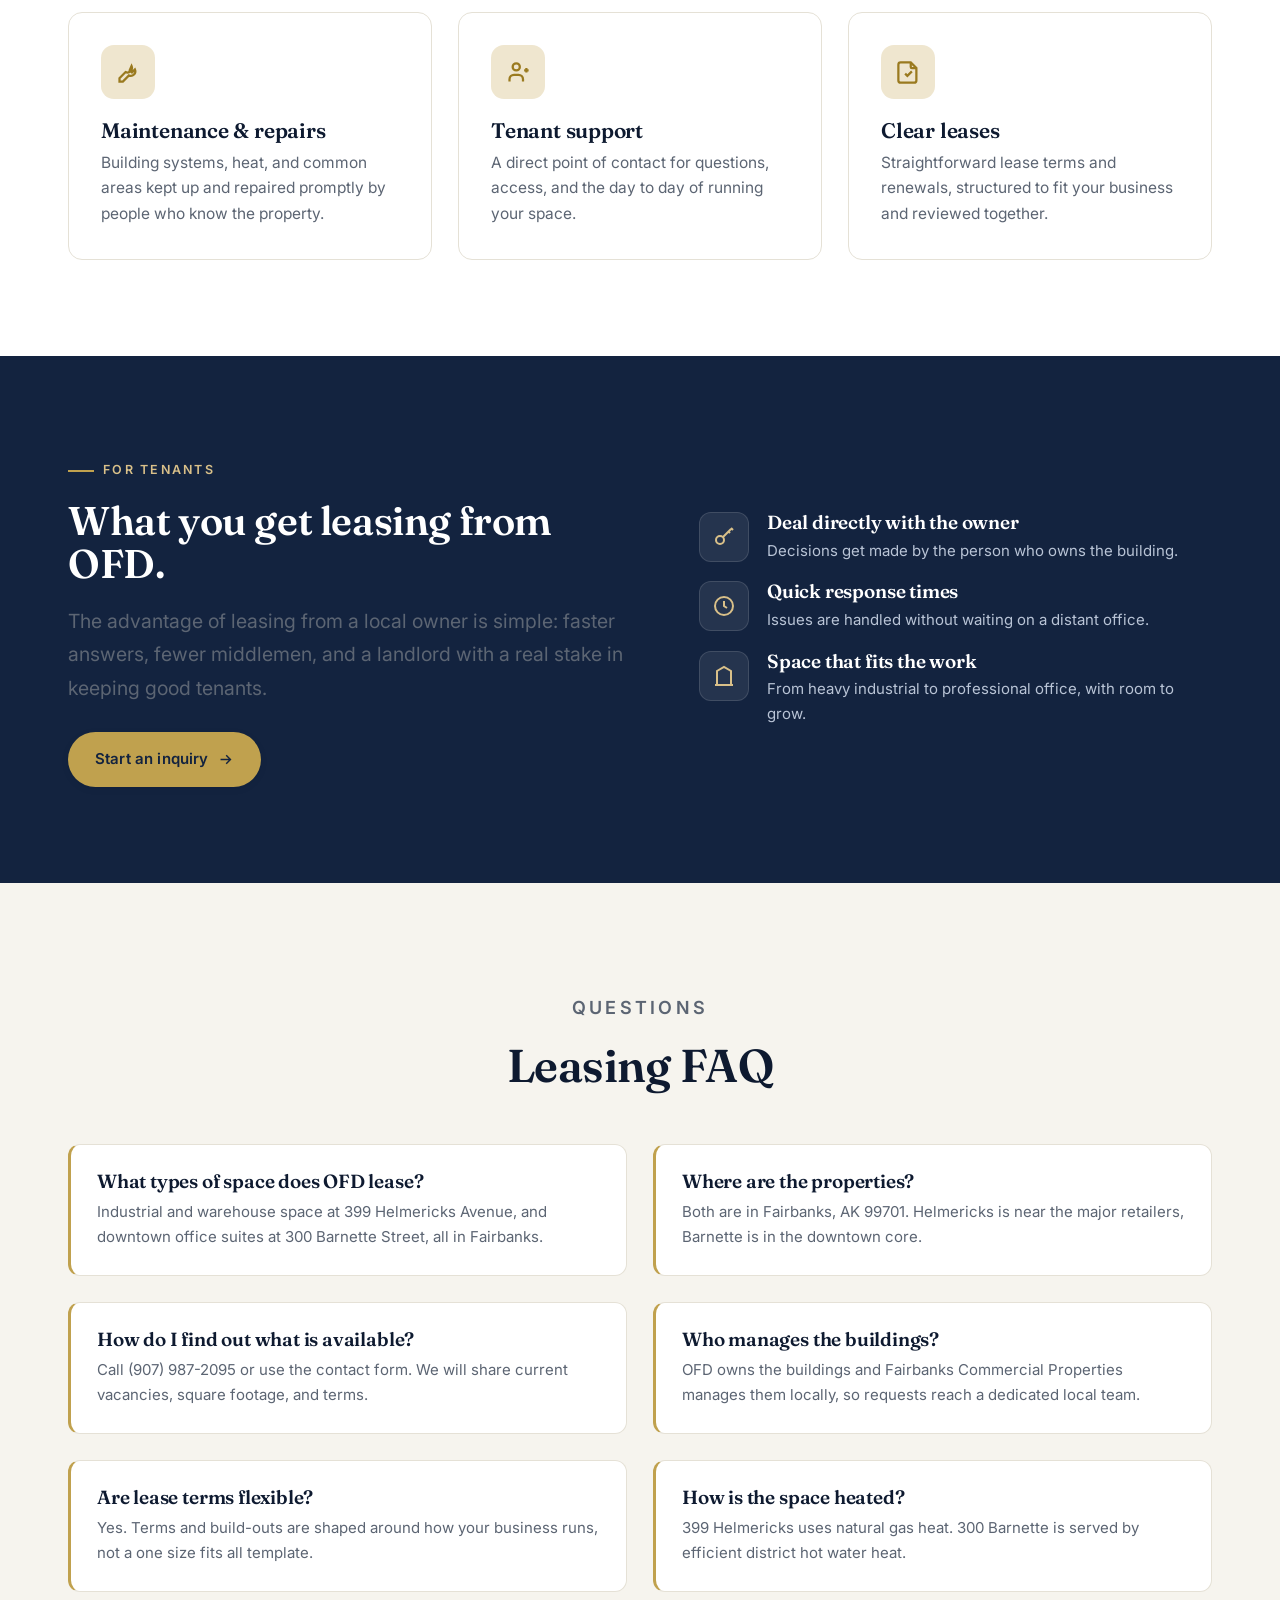
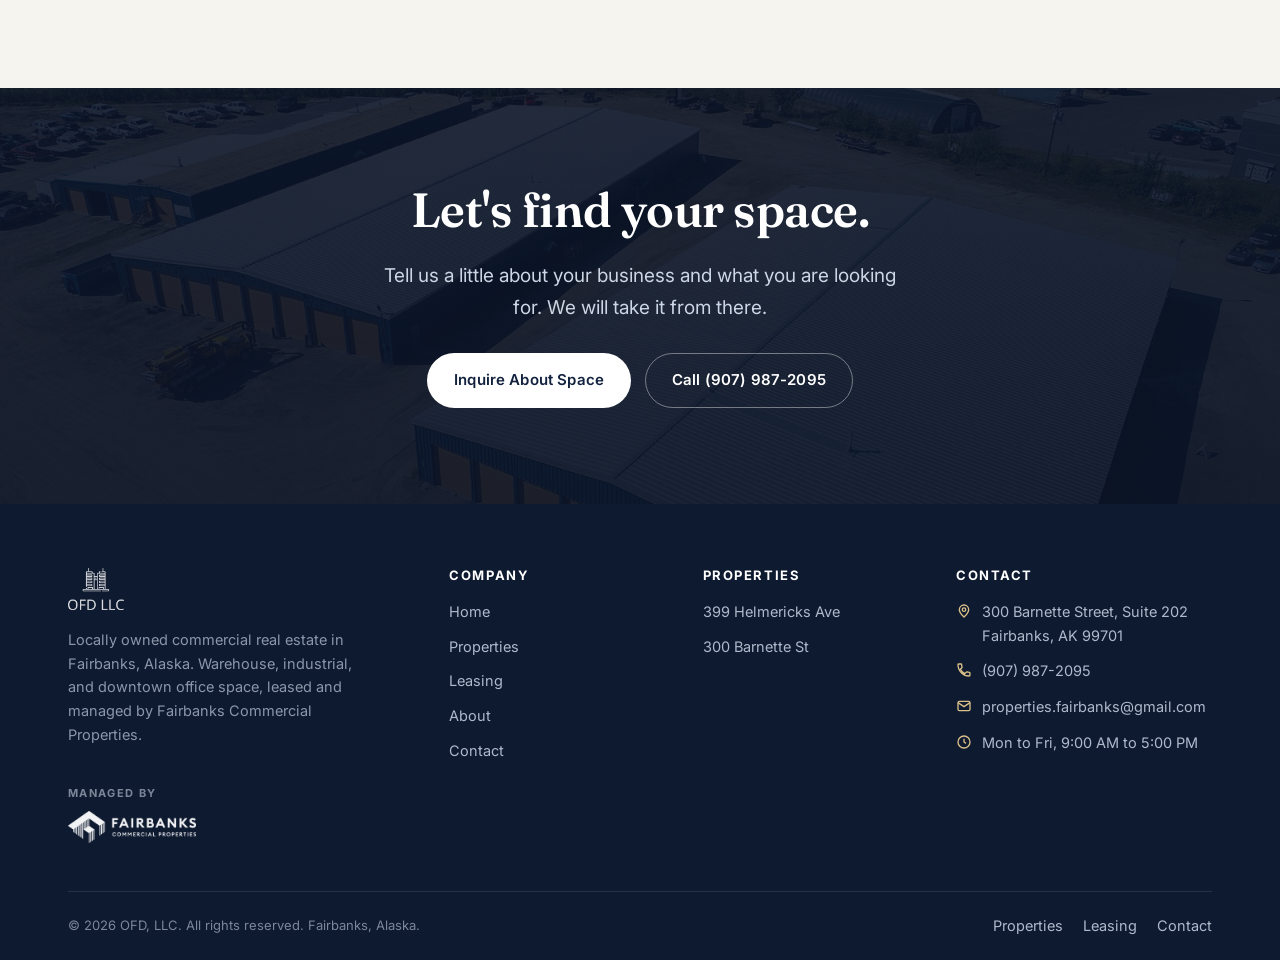
<file: leasing.html>
<!DOCTYPE html>
<html lang="en">
<head>
<meta charset="UTF-8">
<meta name="viewport" content="width=device-width, initial-scale=1">
<!-- Warm up Google Translate connections (helps a saved language apply faster) -->
<link rel="preconnect" href="https://translate.googleapis.com" crossorigin>
<link rel="dns-prefetch" href="https://translate.google.com">
<title>Leasing & Property Management in Fairbanks | OFD, LLC</title>
<meta name="description" content="How leasing works with OFD, LLC in Fairbanks, Alaska. Owner-managed commercial space, responsive maintenance, flexible terms, and a simple path from inquiry to move-in.">
<link rel="canonical" href="https://www.ofdllc.com/leasing.html">
<meta name="theme-color" content="#13233f">
<meta name="robots" content="index, follow">
<meta property="og:type" content="website">
<meta property="og:site_name" content="OFD, LLC">
<meta property="og:title" content="Leasing & Property Management in Fairbanks | OFD, LLC">
<meta property="og:description" content="Owner-managed commercial leasing in Fairbanks, Alaska. Simple process, responsive service, flexible terms.">
<meta property="og:url" content="https://www.ofdllc.com/leasing.html">
<meta property="og:image" content="https://www.ofdllc.com/assets/img/og-image.jpg">
<meta name="twitter:card" content="summary_large_image">
<meta name="twitter:title" content="Leasing & Property Management in Fairbanks | OFD, LLC">
<meta name="twitter:description" content="Owner-managed commercial leasing in Fairbanks, Alaska.">
<meta name="twitter:image" content="https://www.ofdllc.com/assets/img/og-image.jpg">
<link rel="icon" href="assets/img/favicon.ico" sizes="any">
<link rel="icon" type="image/png" sizes="32x32" href="assets/img/favicon-32.png">
<link rel="apple-touch-icon" href="assets/img/apple-touch-icon.png">
<link rel="preconnect" href="https://fonts.googleapis.com">
<link rel="preconnect" href="https://fonts.gstatic.com" crossorigin>
<link href="https://fonts.googleapis.com/css2?family=Fraunces:ital,opsz,wght@0,9..144,400;0,9..144,500;0,9..144,600;0,9..144,700;1,9..144,500&family=Inter:wght@400;500;600;700&display=swap" rel="stylesheet">
<link rel="stylesheet" href="assets/styles.css?v=9">
<script type="application/ld+json">
{
  "@context": "https://schema.org",
  "@type": "BreadcrumbList",
  "itemListElement": [
    {"@type":"ListItem","position":1,"name":"Home","item":"https://www.ofdllc.com/"},
    {"@type":"ListItem","position":2,"name":"Leasing","item":"https://www.ofdllc.com/leasing.html"}
  ]
}
</script>
<script type="application/ld+json">
{
  "@context": "https://schema.org",
  "@type": "FAQPage",
  "mainEntity": [
    {"@type":"Question","name":"What types of commercial space does OFD lease?","acceptedAnswer":{"@type":"Answer","text":"OFD owns and leases industrial, warehouse, and downtown office space in Fairbanks. The 399 Helmericks Avenue property offers warehouse and industrial space on 6.17 acres, and 300 Barnette Street offers downtown office suites."}},
    {"@type":"Question","name":"Where are OFD's properties located?","acceptedAnswer":{"@type":"Answer","text":"Both OFD properties are in Fairbanks, Alaska 99701. 399 Helmericks Avenue is an industrial site near Costco, Walmart, and Home Depot. 300 Barnette Street is in the downtown core."}},
    {"@type":"Question","name":"How do I find out what space is available?","acceptedAnswer":{"@type":"Answer","text":"Call OFD at (907) 987-2095 or send a message through the contact form. We will share current vacancies, square footage, and lease terms."}},
    {"@type":"Question","name":"Who manages OFD\u0027s properties?","acceptedAnswer":{"@type":"Answer","text":"OFD owns the buildings and Fairbanks Commercial Properties, a local Fairbanks company, manages them. Maintenance and tenant questions are handled by a dedicated local team."}},
    {"@type":"Question","name":"Are lease terms flexible?","acceptedAnswer":{"@type":"Answer","text":"Yes. Lease terms and build-outs are shaped around how each tenant's business operates, rather than a rigid template."}}
  ]
}
</script>
</head>
<body>
<a class="skip" href="#main">Skip to content</a>

<div class="utility">
  <div class="wrap">
    <div class="u-left">
      <span class="u-item"><svg viewBox="0 0 24 24" fill="none" stroke="currentColor" stroke-width="2"><path d="M12 21s-7-6.6-7-11a7 7 0 0 1 14 0c0 4.4-7 11-7 11z"/><circle cx="12" cy="10" r="2.6"/></svg> Fairbanks, Alaska</span>
      <span class="u-item u-tag"><svg viewBox="0 0 24 24" fill="none" stroke="currentColor" stroke-width="2"><circle cx="12" cy="12" r="9"/><path d="M12 7v5l3 2"/></svg> Mon to Fri, 9:00 AM to 5:00 PM</span>
    </div>
    <div class="u-right">
      <a class="u-item" href="tel:+19079872095"><svg viewBox="0 0 24 24" fill="none" stroke="currentColor" stroke-width="2"><path d="M6.6 10.8a14 14 0 0 0 6.6 6.6l2.2-2.2a1 1 0 0 1 1-.24 11 11 0 0 0 3.5.56 1 1 0 0 1 1 1V20a1 1 0 0 1-1 1A17 17 0 0 1 3 4a1 1 0 0 1 1-1h3.5a1 1 0 0 1 1 1 11 11 0 0 0 .56 3.5 1 1 0 0 1-.24 1z"/></svg> (907) 987-2095</a>
      <a class="u-item u-tag" href="mailto:properties.fairbanks@gmail.com"><svg viewBox="0 0 24 24" fill="none" stroke="currentColor" stroke-width="2"><rect x="3" y="5" width="18" height="14" rx="2"/><path d="m3 7 9 6 9-6"/></svg> properties.fairbanks@gmail.com</a>
    </div>
  </div>
</div>

<header class="header">
  <nav class="wrap nav" aria-label="Primary">
    <a class="brand" href="index.html" aria-label="OFD, LLC home">
      <img width="360" height="318" src="assets/img/ofd-mark-navy.png" alt="OFD, LLC logo">
      <span class="b-text"><span class="b-name">OFD, LLC</span><span class="b-sub">Commercial Real Estate</span></span>
    </a>
    <div class="nav-links" id="navlinks">
      <a href="index.html">Home</a>
      <a href="properties.html">Properties</a>
      <a href="leasing.html">Leasing</a>
      <a href="about.html">About</a>
      <a href="contact.html">Contact</a>
    </div>
    <div class="nav-cta">
      <div class="lang notranslate" translate="no" id="lang">
        <button class="lang__btn" id="langBtn" type="button" aria-haspopup="listbox" aria-expanded="false" aria-label="Choose language">
          <svg class="globe" viewBox="0 0 24 24" fill="none" stroke="currentColor" stroke-width="2"><circle cx="12" cy="12" r="9"/><path d="M3 12h18M12 3c2.5 2.7 2.5 15.3 0 18M12 3c-2.5 2.7-2.5 15.3 0 18"/></svg><span id="langCurrent">EN</span><svg class="chev" viewBox="0 0 24 24" fill="none" stroke="currentColor" stroke-width="2"><path d="m6 9 6 6 6-6"/></svg>
        </button>
        <div class="lang__menu" id="langMenu" role="listbox" aria-label="Select a language">
          <button type="button" role="option" data-lang="en">English</button>
          <button type="button" role="option" data-lang="es">Español</button>
          <button type="button" role="option" data-lang="fr">Français</button>
          <button type="button" role="option" data-lang="de">Deutsch</button>
          <button type="button" role="option" data-lang="it">Italiano</button>
          <button type="button" role="option" data-lang="pt">Português</button>
          <button type="button" role="option" data-lang="ru">Русский</button>
          <button type="button" role="option" data-lang="zh-CN">中文 (简体)</button>
          <button type="button" role="option" data-lang="zh-TW">中文 (繁體)</button>
          <button type="button" role="option" data-lang="ja">日本語</button>
          <button type="button" role="option" data-lang="ko">한국어</button>
          <button type="button" role="option" data-lang="ar">العربية</button>
          <button type="button" role="option" data-lang="hi">हिन्दी</button>
          <button type="button" role="option" data-lang="bn">বাংলা</button>
          <button type="button" role="option" data-lang="pa">ਪੰਜਾਬੀ</button>
          <button type="button" role="option" data-lang="vi">Tiếng Việt</button>
          <button type="button" role="option" data-lang="th">ไทย</button>
          <button type="button" role="option" data-lang="id">Bahasa Indonesia</button>
          <button type="button" role="option" data-lang="tl">Filipino</button>
          <button type="button" role="option" data-lang="tr">Türkçe</button>
          <button type="button" role="option" data-lang="pl">Polski</button>
          <button type="button" role="option" data-lang="uk">Українська</button>
          <button type="button" role="option" data-lang="nl">Nederlands</button>
          <button type="button" role="option" data-lang="el">Ελληνικά</button>
          <button type="button" role="option" data-lang="he">עברית</button>
          <button type="button" role="option" data-lang="sv">Svenska</button>
          <button type="button" role="option" data-lang="ro">Română</button>
        </div>
      </div>
      <a class="btn btn--primary" href="contact.html">Inquire About Space</a>
      <button class="burger" aria-label="Open menu" aria-expanded="false" aria-controls="navlinks"><span></span></button>
    </div>
  </nav>
</header>

<main id="main">

<section class="page-hero">
  <div class="page-hero__bg"><img width="1600" height="1069" src="assets/img/helmericks-storage.jpg" alt="OFD warehouse space in Fairbanks"></div>
  <div class="wrap page-hero__inner">
    <div class="crumbs"><a href="index.html">Home</a> / <span>Leasing</span></div>
    <h1>Leasing &amp; Management</h1>
    <p>A straightforward way to lease commercial space in Fairbanks, backed by an owner who manages the buildings directly.</p>
  </div>
</section>

<!-- process -->
<section class="section bg-paper">
  <div class="wrap">
    <div class="section-head center reveal">
      <p class="eyebrow">How Leasing Works</p>
      <h2>Four steps to your space.</h2>
      <p>No drawn out runaround. Here is how a typical lease comes together with OFD.</p>
    </div>
    <div class="cards c4">
      <div class="card card--num reveal">
        <span class="card__step">STEP 01</span>
        <h3>Tell us what you need</h3>
        <p>Share your business, the type of space, rough square footage, and your timeline.</p>
      </div>
      <div class="card card--num reveal d1">
        <span class="card__step">STEP 02</span>
        <h3>Tour the space</h3>
        <p>We show you what fits and walk through how it could work for your operation.</p>
      </div>
      <div class="card card--num reveal d2">
        <span class="card__step">STEP 03</span>
        <h3>Agree on terms</h3>
        <p>We put together lease terms and any build-out around how you actually work.</p>
      </div>
      <div class="card card--num reveal d3">
        <span class="card__step">STEP 04</span>
        <h3>Sign and move in</h3>
        <p>Paperwork done, keys handed over, and a direct line to ownership from day one.</p>
      </div>
    </div>
  </div>
</section>

<!-- what we handle -->
<section class="section bg-surface">
  <div class="wrap">
    <div class="section-head reveal">
      <p class="eyebrow">Property Management</p>
      <h2>What we handle as your landlord.</h2>
      <p>OFD's buildings are managed locally by Fairbanks Commercial Properties, so requests go to a dedicated local team that knows the property, not a faraway call center.</p>
    </div>
    <div class="cards c3">
      <div class="card reveal">
        <div class="card__icon"><svg viewBox="0 0 24 24" fill="none" stroke="currentColor" stroke-width="2"><path d="M14.7 6.3a4 4 0 0 1-5.3 5.3L4 17v3h3l5.4-5.4a4 4 0 0 0 5.3-5.3l-2.6 2.6-2-2z"/></svg></div>
        <h3>Maintenance & repairs</h3>
        <p>Building systems, heat, and common areas kept up and repaired promptly by people who know the property.</p>
      </div>
      <div class="card reveal d1">
        <div class="card__icon"><svg viewBox="0 0 24 24" fill="none" stroke="currentColor" stroke-width="2"><path d="M4 20v-2a4 4 0 0 1 4-4h4a4 4 0 0 1 4 4v2"/><circle cx="10" cy="7" r="3.2"/><path d="M19 8v4M21 10h-4"/></svg></div>
        <h3>Tenant support</h3>
        <p>A direct point of contact for questions, access, and the day to day of running your space.</p>
      </div>
      <div class="card reveal d2">
        <div class="card__icon"><svg viewBox="0 0 24 24" fill="none" stroke="currentColor" stroke-width="2"><path d="M14 3v4a1 1 0 0 0 1 1h4"/><path d="M5 3h9l5 5v11a2 2 0 0 1-2 2H5a2 2 0 0 1-2-2V5a2 2 0 0 1 2-2z"/><path d="M9 13l2 2 4-4"/></svg></div>
        <h3>Clear leases</h3>
        <p>Straightforward lease terms and renewals, structured to fit your business and reviewed together.</p>
      </div>
    </div>
  </div>
</section>

<!-- tenant benefits -->
<section class="section bg-navy">
  <div class="wrap">
    <div class="split">
      <div class="split__body reveal">
        <p class="eyebrow">For Tenants</p>
        <h2>What you get leasing from OFD.</h2>
        <p class="lead">The advantage of leasing from a local owner is simple: faster answers, fewer middlemen, and a landlord with a real stake in keeping good tenants.</p>
        <a class="btn btn--primary" href="contact.html" style="margin-top:8px">Start an inquiry
          <svg viewBox="0 0 24 24" fill="none" stroke="currentColor" stroke-width="2"><path d="M5 12h14M13 6l6 6-6 6"/></svg></a>
      </div>
      <div class="split__body reveal d1">
        <div class="cards" style="gap:18px">
          <div class="feat"><div class="feat__ic"><svg viewBox="0 0 24 24" fill="none" stroke="currentColor" stroke-width="2"><circle cx="8" cy="15" r="4"/><path d="m10.8 12.2 8.2-8.2M16 6l2 2M19 3l2 2"/></svg></div><div><h3>Deal directly with the owner</h3><p>Decisions get made by the person who owns the building.</p></div></div>
          <div class="feat"><div class="feat__ic"><svg viewBox="0 0 24 24" fill="none" stroke="currentColor" stroke-width="2"><circle cx="12" cy="12" r="9"/><path d="M12 7v5l3 2"/></svg></div><div><h3>Quick response times</h3><p>Issues are handled without waiting on a distant office.</p></div></div>
          <div class="feat"><div class="feat__ic"><svg viewBox="0 0 24 24" fill="none" stroke="currentColor" stroke-width="2"><path d="M3 21h18M5 21V7l7-4 7 4v14"/></svg></div><div><h3>Space that fits the work</h3><p>From heavy industrial to professional office, with room to grow.</p></div></div>
        </div>
      </div>
    </div>
  </div>
</section>

<!-- FAQ -->
<section class="section bg-paper">
  <div class="wrap">
    <div class="section-head center reveal">
      <p class="eyebrow">Questions</p>
      <h2>Leasing FAQ</h2>
    </div>
    <div class="cards c2">
      <div class="valuecard reveal"><h3>What types of space does OFD lease?</h3><p>Industrial and warehouse space at 399 Helmericks Avenue, and downtown office suites at 300 Barnette Street, all in Fairbanks.</p></div>
      <div class="valuecard reveal d1"><h3>Where are the properties?</h3><p>Both are in Fairbanks, AK 99701. Helmericks is near the major retailers, Barnette is in the downtown core.</p></div>
      <div class="valuecard reveal"><h3>How do I find out what is available?</h3><p>Call (907) 987-2095 or use the contact form. We will share current vacancies, square footage, and terms.</p></div>
      <div class="valuecard reveal d1"><h3>Who manages the buildings?</h3><p>OFD owns the buildings and Fairbanks Commercial Properties manages them locally, so requests reach a dedicated local team.</p></div>
      <div class="valuecard reveal"><h3>Are lease terms flexible?</h3><p>Yes. Terms and build-outs are shaped around how your business runs, not a one size fits all template.</p></div>
      <div class="valuecard reveal d1"><h3>How is the space heated?</h3><p>399 Helmericks uses natural gas heat. 300 Barnette is served by efficient district hot water heat.</p></div>
    </div>
  </div>
</section>

<!-- CTA -->
<section class="cta">
  <div class="cta__bg"><img width="1600" height="1200" src="assets/img/hero-aerial.jpg" alt="" aria-hidden="true" loading="lazy"></div>
  <div class="wrap">
    <div class="cta__inner reveal">
      <h2>Let's find your space.</h2>
      <p>Tell us a little about your business and what you are looking for. We will take it from there.</p>
      <div class="btn-row">
        <a class="btn btn--light" href="contact.html">Inquire About Space</a>
        <a class="btn btn--outline-light" href="tel:+19079872095">Call (907) 987-2095</a>
      </div>
    </div>
  </div>
</section>

</main>

<footer class="footer">
  <div class="wrap">
    <div class="footer__top">
      <div class="footer__brand">
        <img width="760" height="575" src="assets/img/ofd-logo-white.png" alt="OFD, LLC">
        <p>Locally owned commercial real estate in Fairbanks, Alaska. Warehouse, industrial, and downtown office space, leased and managed by Fairbanks Commercial Properties.</p>
        <a class="managed-by" href="https://www.fairbankscp.com" target="_blank" rel="noopener">
          <span>Managed by</span>
          <img width="620" height="155" src="assets/img/fcp-logo-white.png" alt="Fairbanks Commercial Properties logo">
        </a>
      </div>
      <div>
        <h4>Company</h4>
        <ul>
          <li><a href="index.html">Home</a></li>
          <li><a href="properties.html">Properties</a></li>
          <li><a href="leasing.html">Leasing</a></li>
          <li><a href="about.html">About</a></li>
          <li><a href="contact.html">Contact</a></li>
        </ul>
      </div>
      <div>
        <h4>Properties</h4>
        <ul>
          <li><a href="properties.html#helmericks">399 Helmericks Ave</a></li>
          <li><a href="properties.html#barnette">300 Barnette St</a></li>
        </ul>
      </div>
      <div class="footer__contact">
        <h4>Contact</h4>
        <div><svg viewBox="0 0 24 24" fill="none" stroke="currentColor" stroke-width="2"><path d="M12 21s-7-6.6-7-11a7 7 0 0 1 14 0c0 4.4-7 11-7 11z"/><circle cx="12" cy="10" r="2.6"/></svg> <span>300 Barnette Street, Suite 202<br>Fairbanks, AK 99701</span></div>
        <div><svg viewBox="0 0 24 24" fill="none" stroke="currentColor" stroke-width="2"><path d="M6.6 10.8a14 14 0 0 0 6.6 6.6l2.2-2.2a1 1 0 0 1 1-.24 11 11 0 0 0 3.5.56 1 1 0 0 1 1 1V20a1 1 0 0 1-1 1A17 17 0 0 1 3 4a1 1 0 0 1 1-1h3.5a1 1 0 0 1 1 1 11 11 0 0 0 .56 3.5 1 1 0 0 1-.24 1z"/></svg> <a href="tel:+19079872095">(907) 987-2095</a></div>
        <div><svg viewBox="0 0 24 24" fill="none" stroke="currentColor" stroke-width="2"><rect x="3" y="5" width="18" height="14" rx="2"/><path d="m3 7 9 6 9-6"/></svg> <a href="mailto:properties.fairbanks@gmail.com">properties.fairbanks@gmail.com</a></div>
        <div><svg viewBox="0 0 24 24" fill="none" stroke="currentColor" stroke-width="2"><circle cx="12" cy="12" r="9"/><path d="M12 7v5l3 2"/></svg> <span>Mon to Fri, 9:00 AM to 5:00 PM</span></div>
      </div>
    </div>
    <div class="footer__bottom">
      <p>&copy; <span id="year"></span> OFD, LLC. All rights reserved. Fairbanks, Alaska.</p>
      <div class="fb-links">
        <a href="properties.html">Properties</a>
        <a href="leasing.html">Leasing</a>
        <a href="contact.html">Contact</a>
      </div>
    </div>
  </div>
</footer>

<!-- Google Translate element (script loaded on demand by app.js) -->
<div id="google_translate_element" aria-hidden="true"></div>
<script src="assets/app.js?v=10" defer></script>
</body>
</html>
</file>
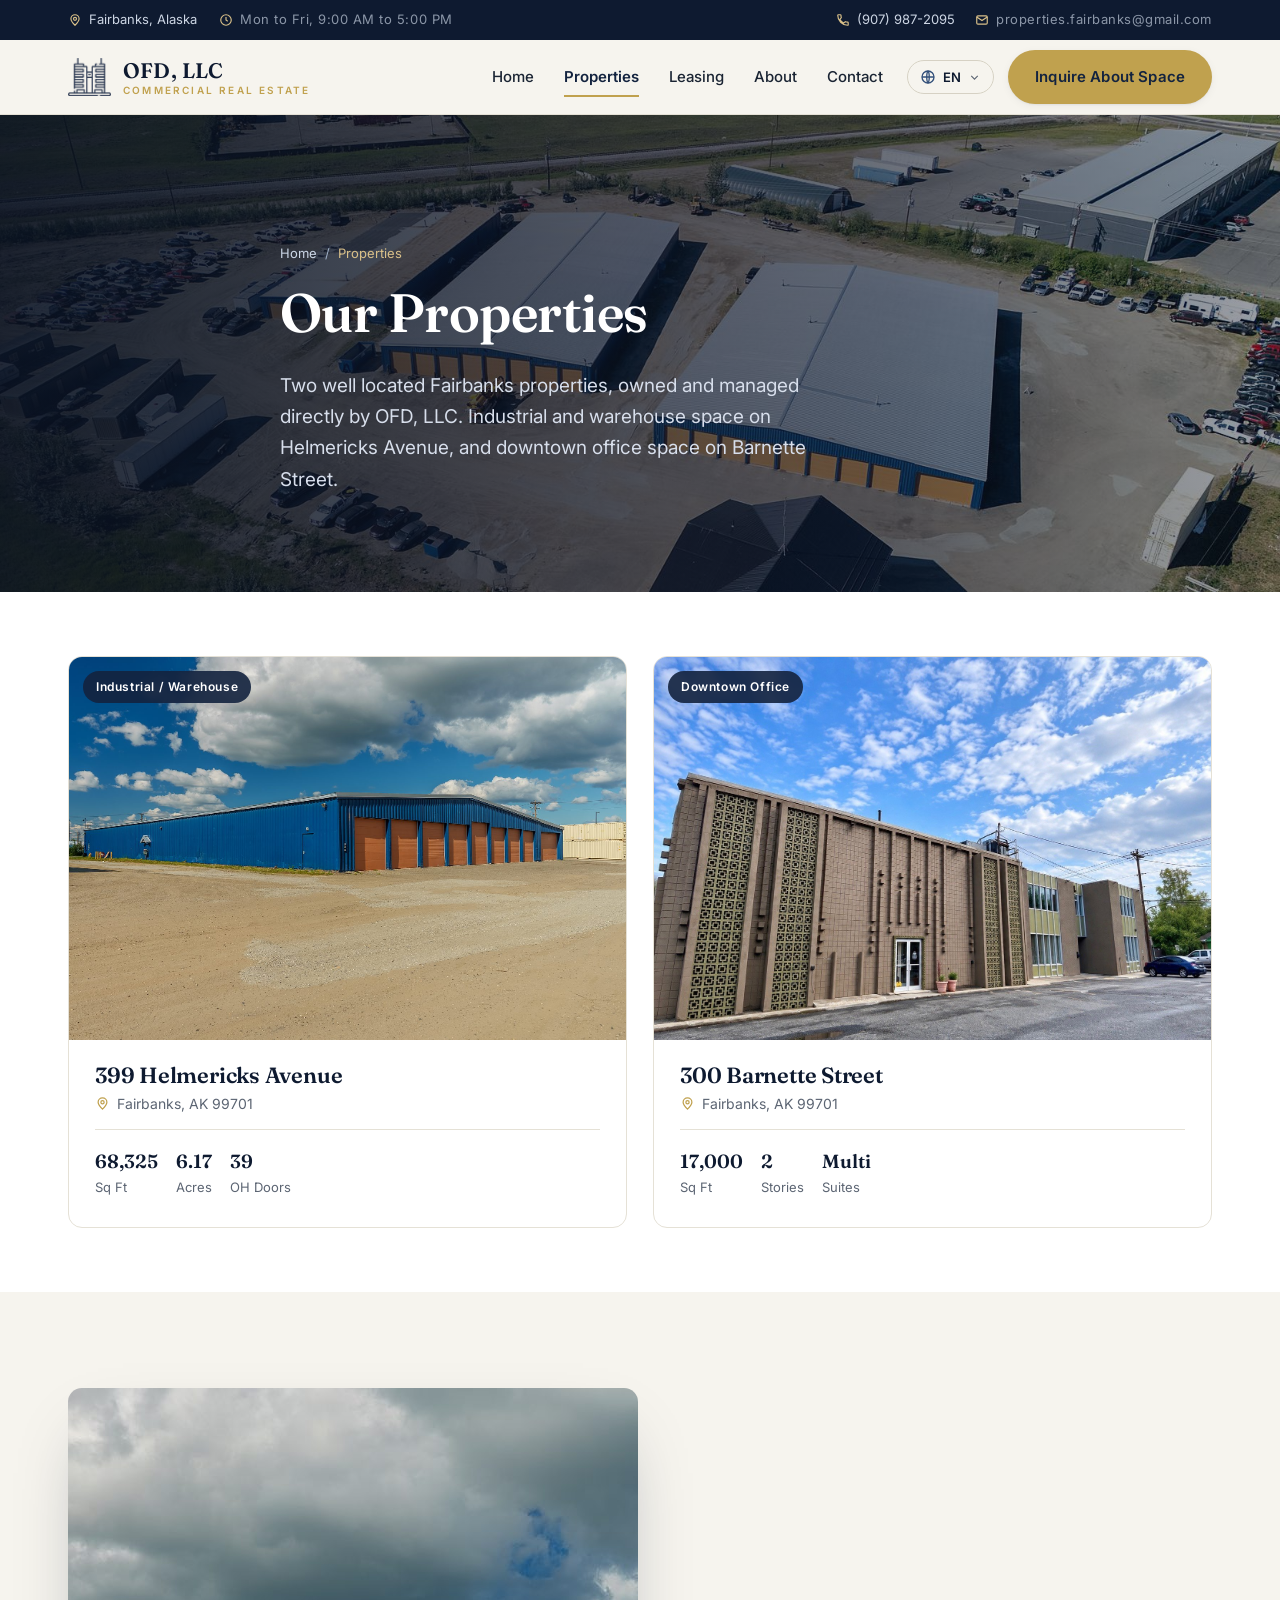
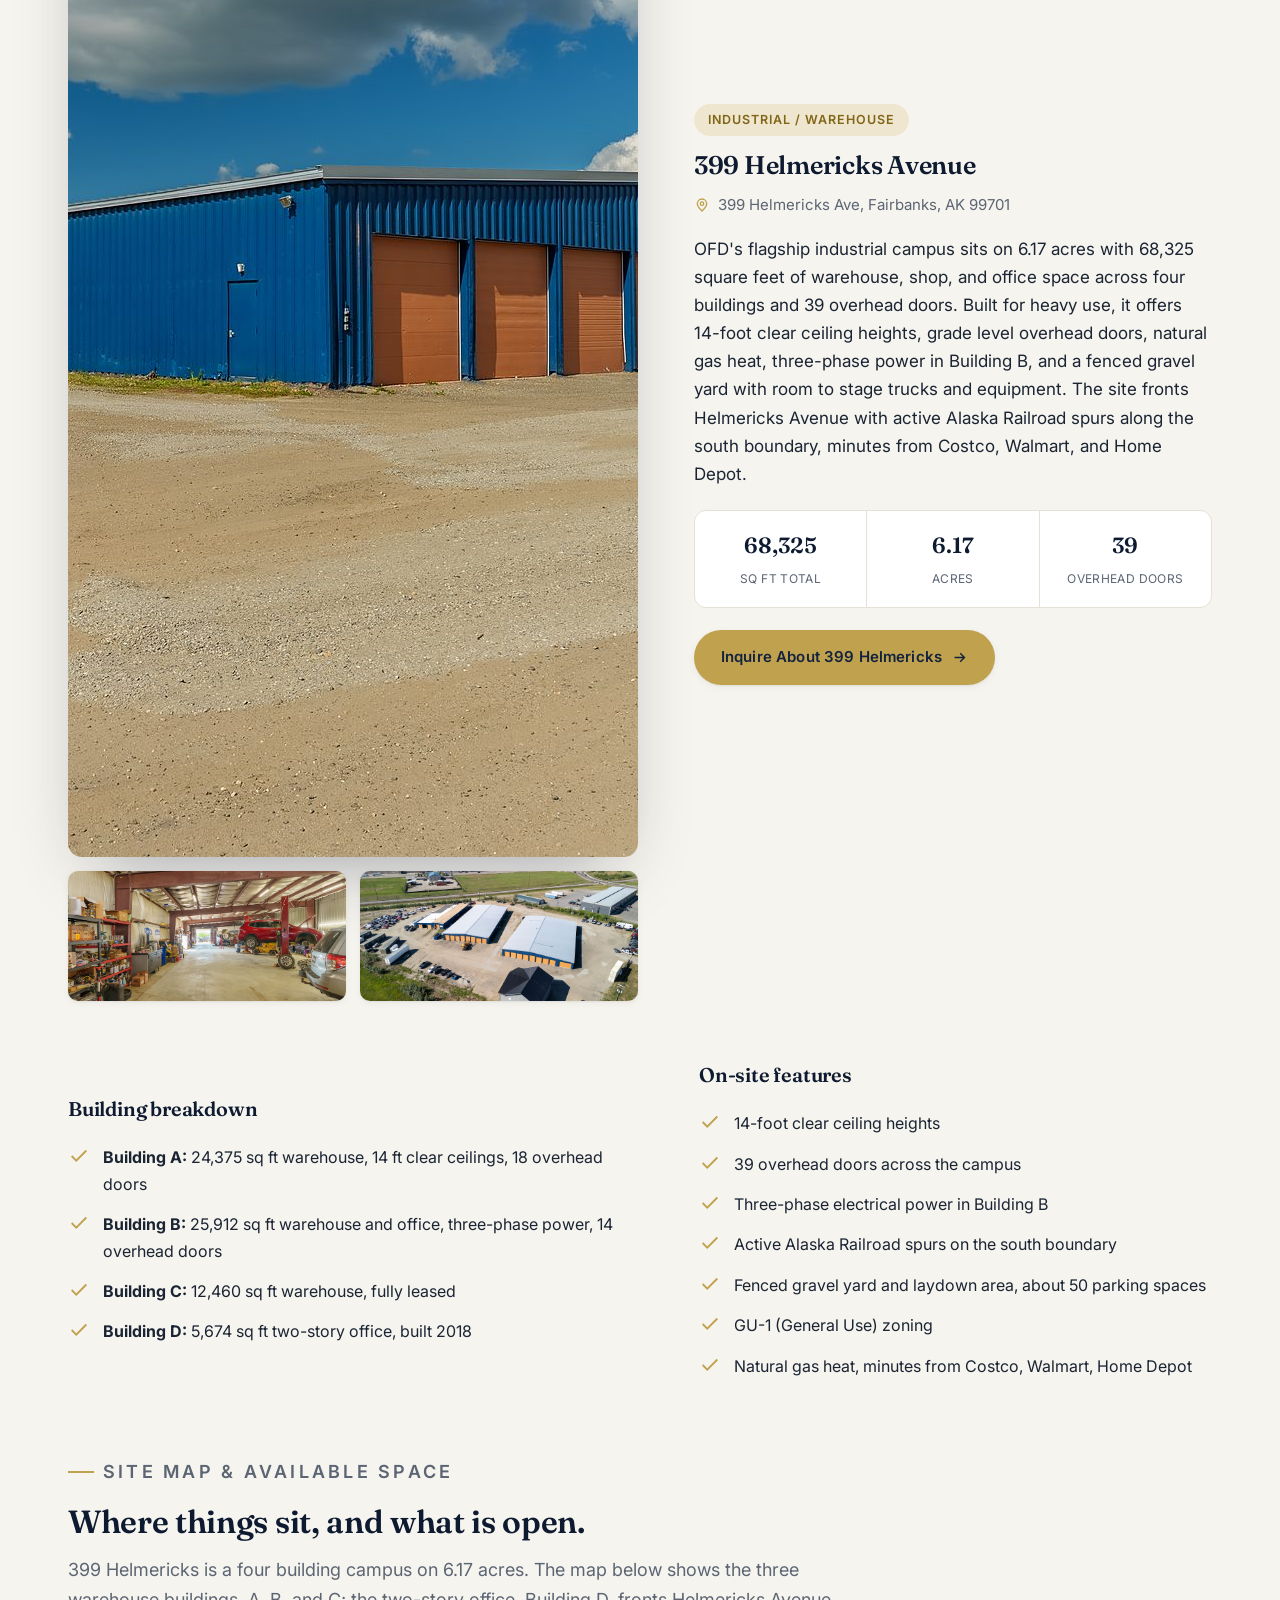
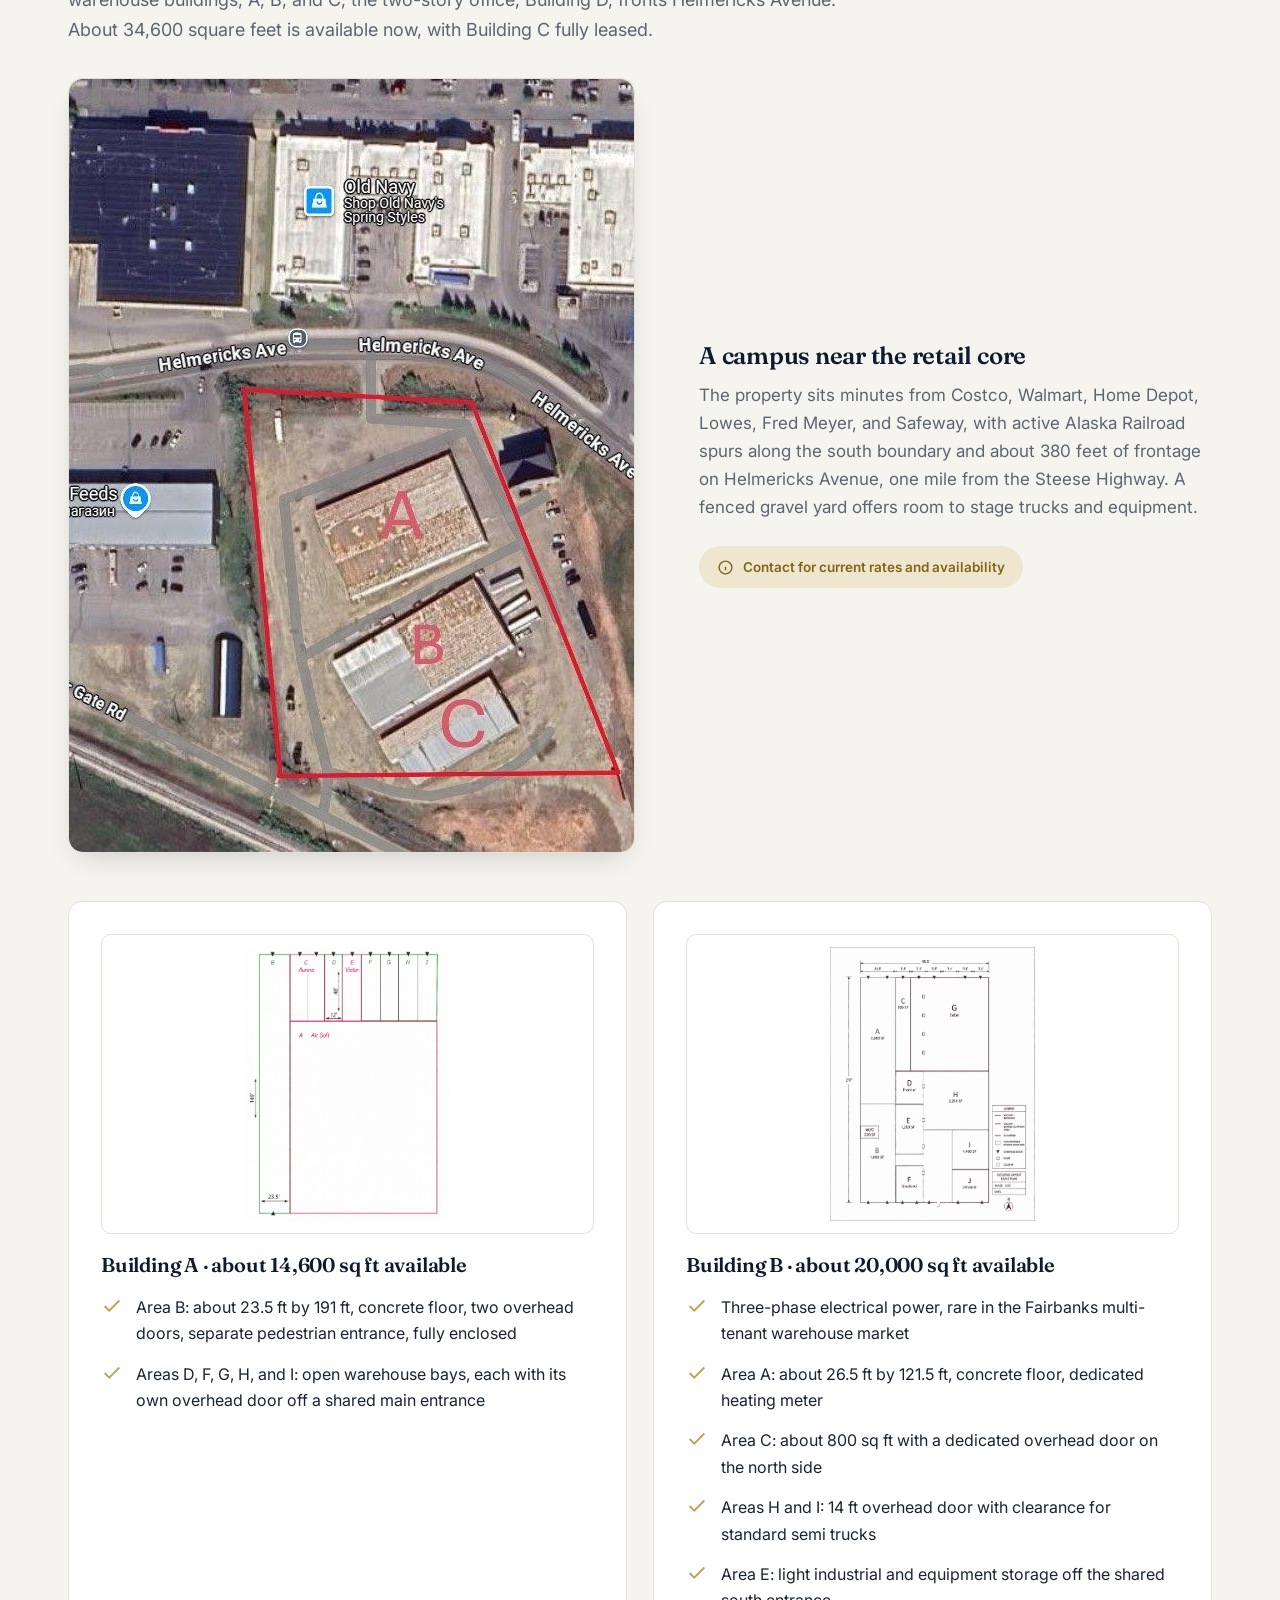
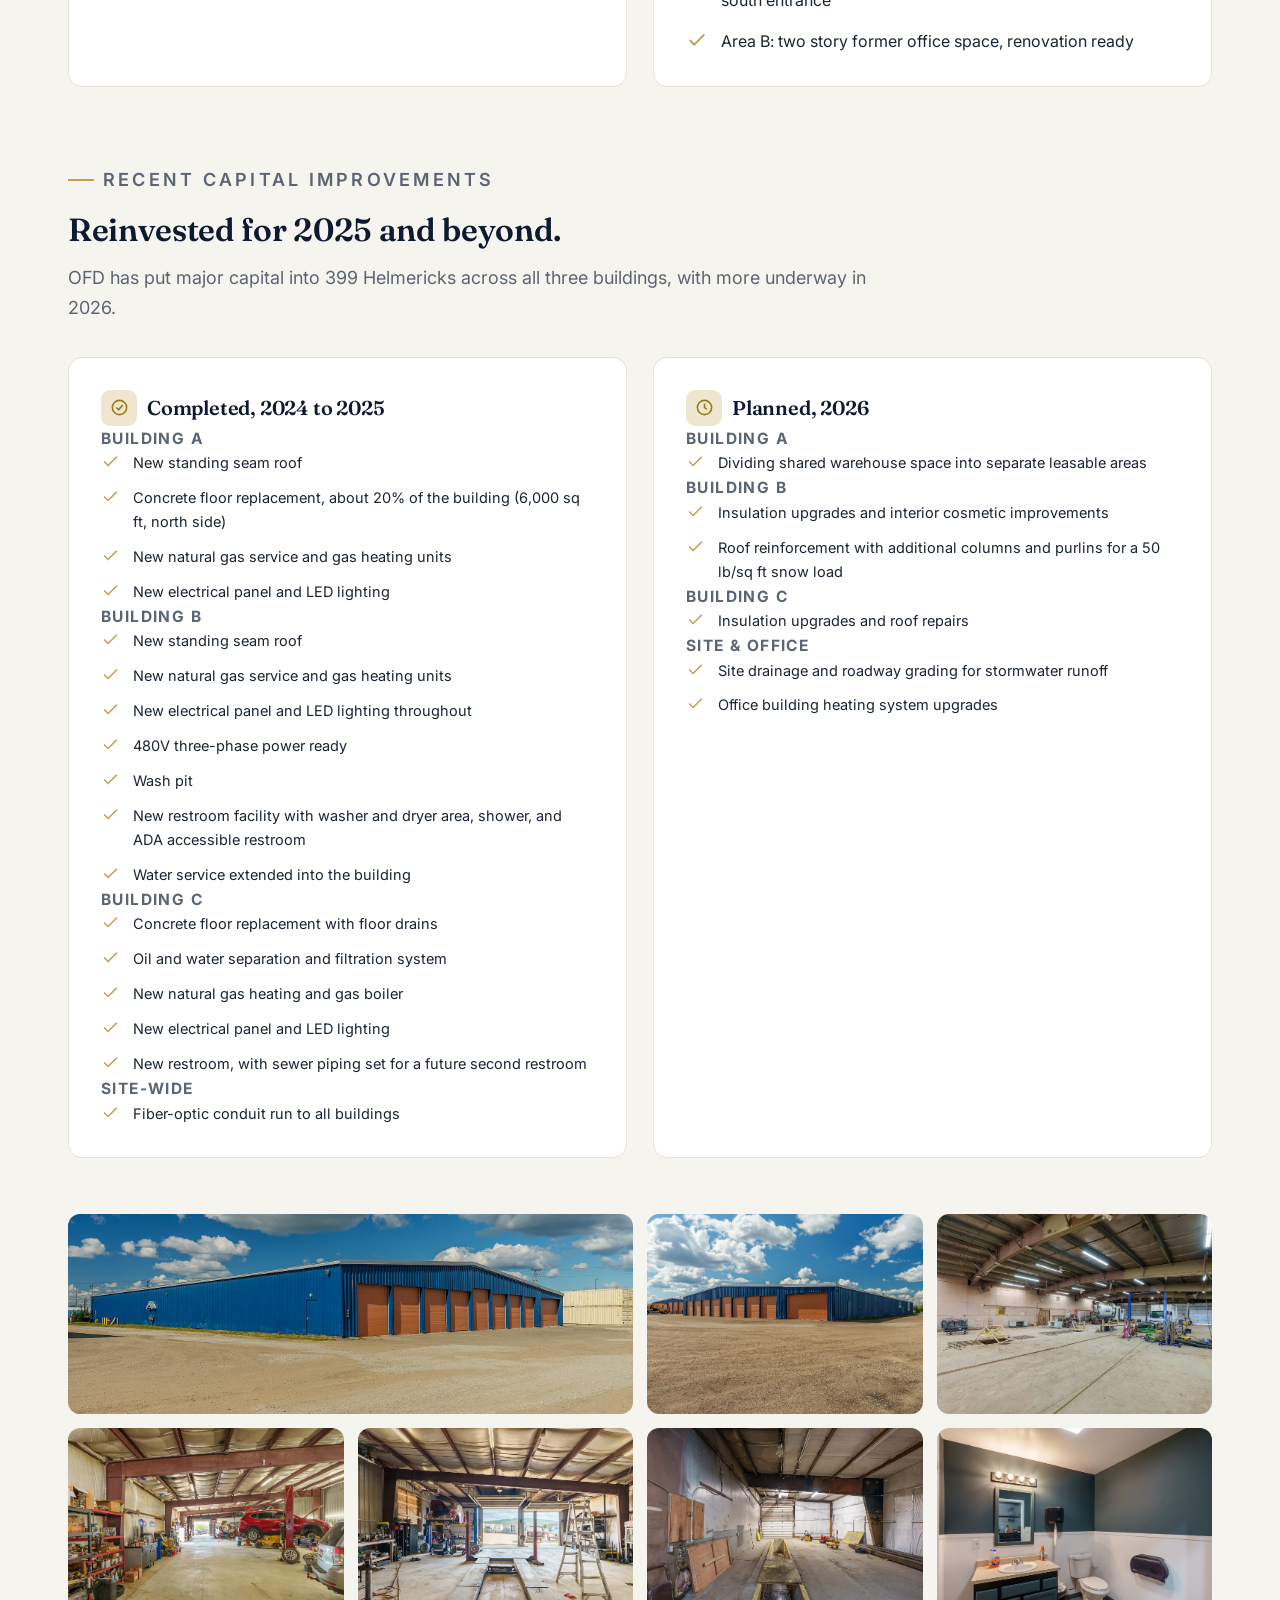
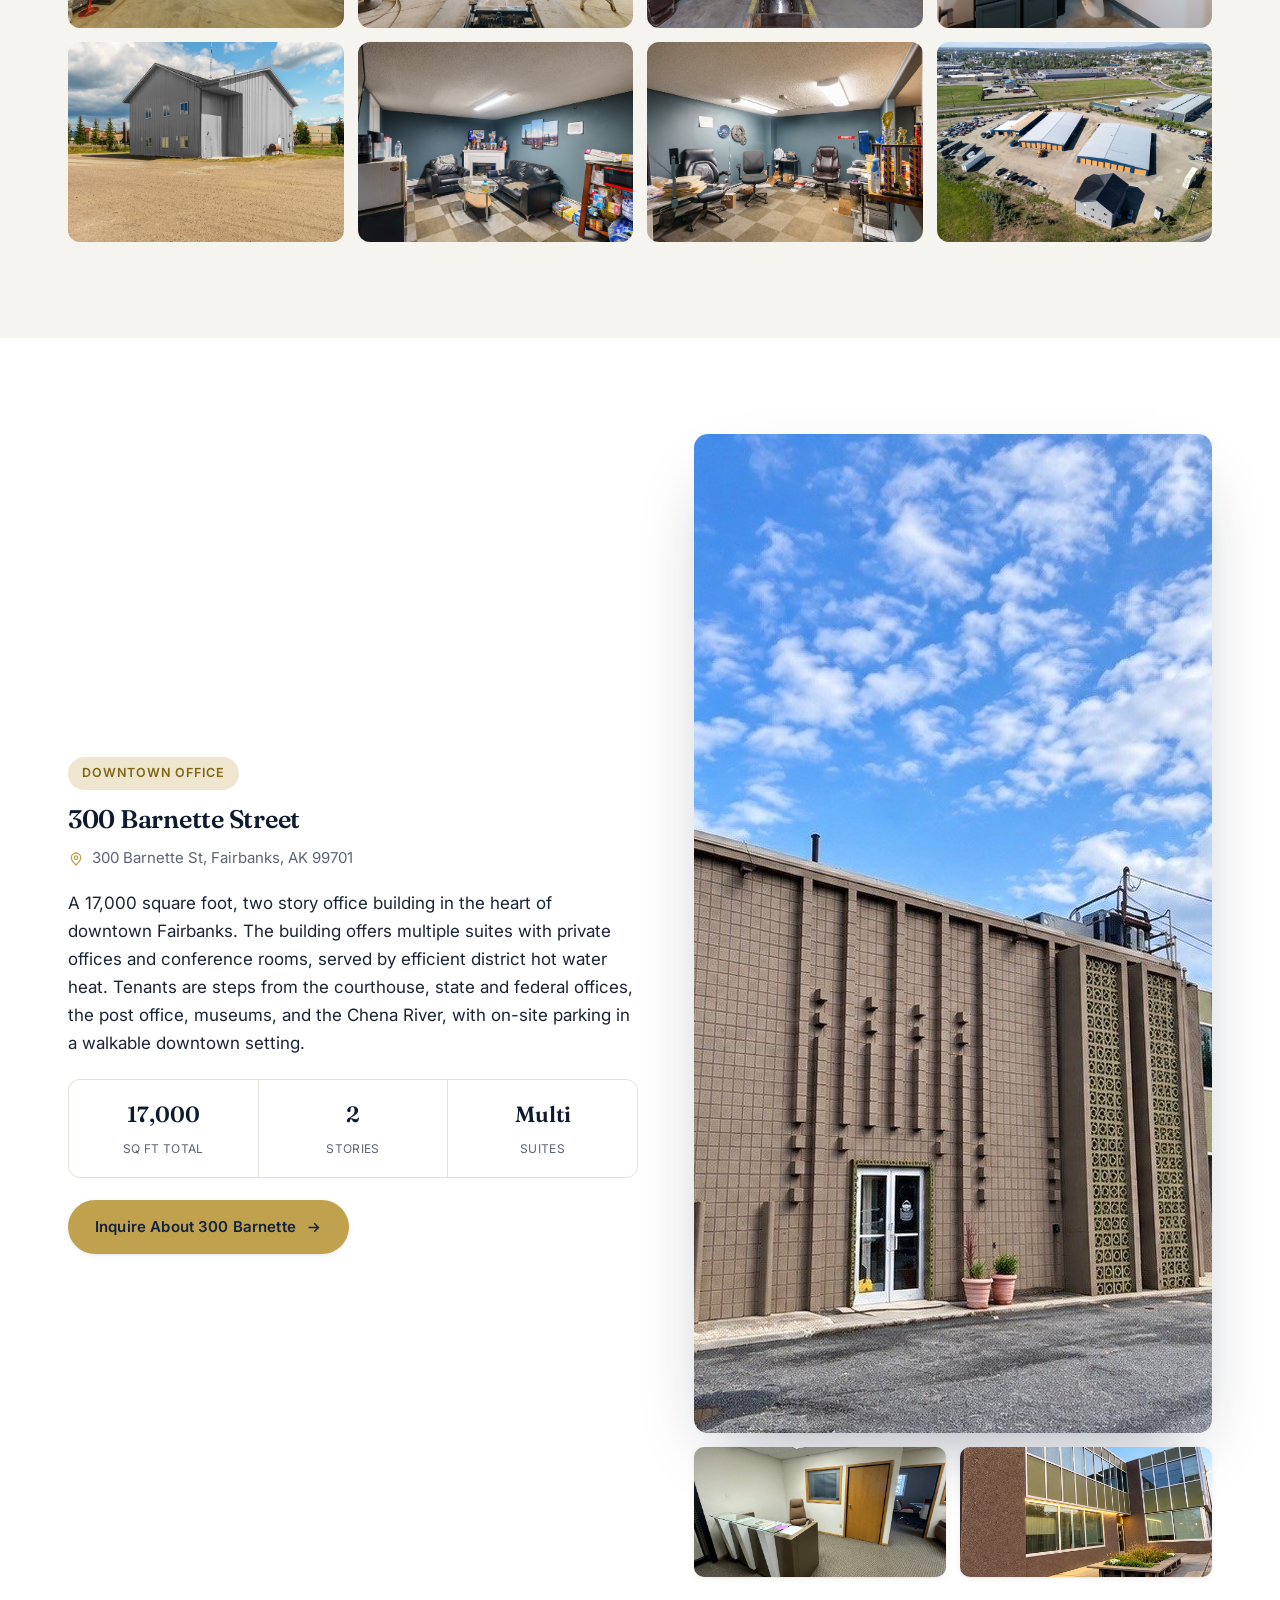
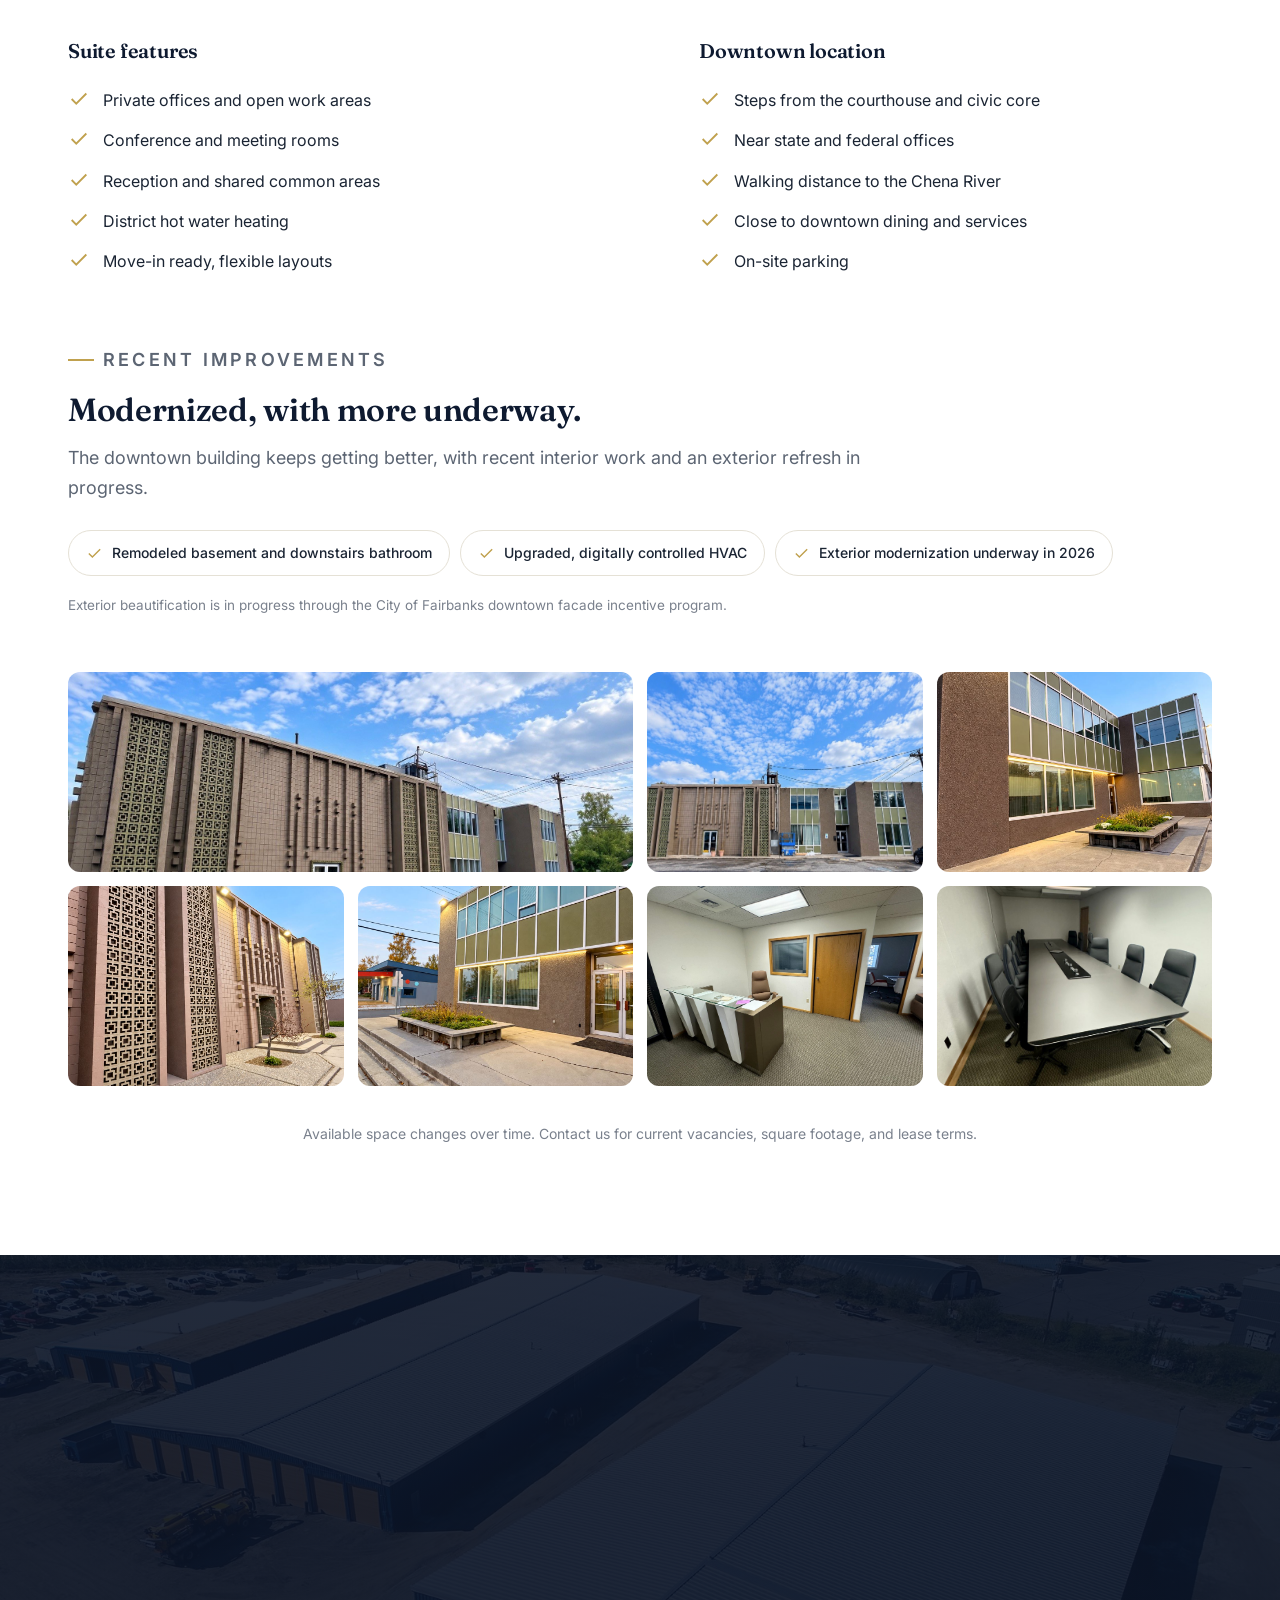
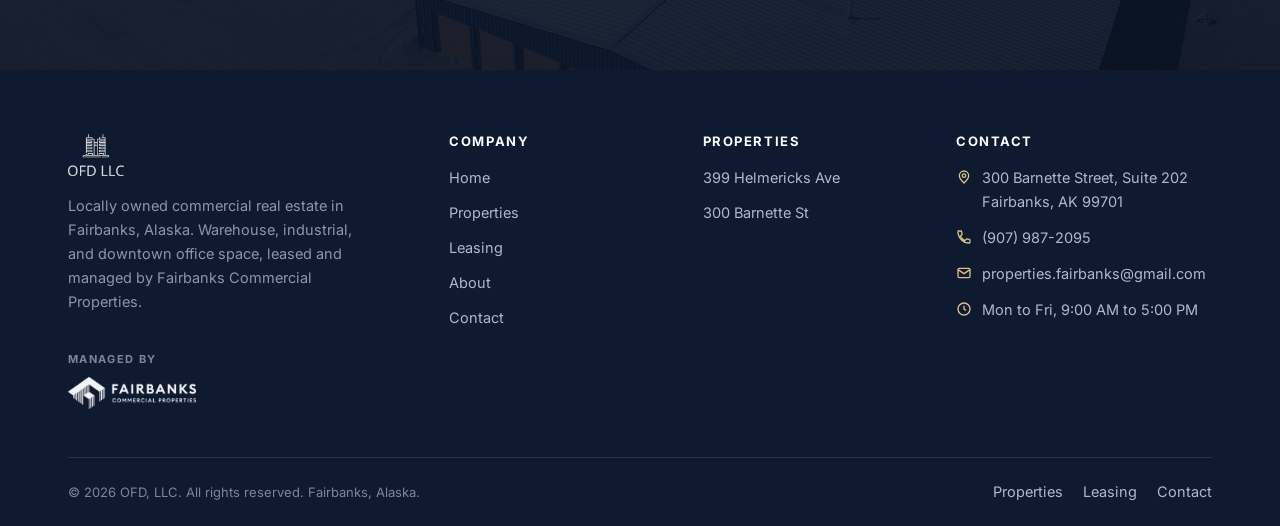
<file: properties.html>
<!DOCTYPE html>
<html lang="en">
<head>
<meta charset="UTF-8">
<meta name="viewport" content="width=device-width, initial-scale=1">
<!-- Warm up Google Translate connections (helps a saved language apply faster) -->
<link rel="preconnect" href="https://translate.googleapis.com" crossorigin>
<link rel="dns-prefetch" href="https://translate.google.com">
<title>Properties for Lease in Fairbanks | OFD, LLC</title>
<meta name="description" content="OFD, LLC commercial properties in Fairbanks, Alaska: 399 Helmericks Avenue, a 68,325 sq ft industrial site on 6.17 acres, and 300 Barnette Street, a 17,000 sq ft downtown office building.">
<link rel="canonical" href="https://www.ofdllc.com/properties.html">
<meta name="theme-color" content="#13233f">
<meta name="robots" content="index, follow">
<meta property="og:type" content="website">
<meta property="og:site_name" content="OFD, LLC">
<meta property="og:title" content="Properties for Lease in Fairbanks | OFD, LLC">
<meta property="og:description" content="Industrial, warehouse, and downtown office space for lease in Fairbanks, Alaska.">
<meta property="og:url" content="https://www.ofdllc.com/properties.html">
<meta property="og:image" content="https://www.ofdllc.com/assets/img/og-image.jpg">
<meta name="twitter:card" content="summary_large_image">
<meta name="twitter:title" content="Properties for Lease in Fairbanks | OFD, LLC">
<meta name="twitter:description" content="Industrial, warehouse, and downtown office space for lease in Fairbanks, Alaska.">
<meta name="twitter:image" content="https://www.ofdllc.com/assets/img/og-image.jpg">
<link rel="icon" href="assets/img/favicon.ico" sizes="any">
<link rel="icon" type="image/png" sizes="32x32" href="assets/img/favicon-32.png">
<link rel="apple-touch-icon" href="assets/img/apple-touch-icon.png">
<link rel="preconnect" href="https://fonts.googleapis.com">
<link rel="preconnect" href="https://fonts.gstatic.com" crossorigin>
<link href="https://fonts.googleapis.com/css2?family=Fraunces:ital,opsz,wght@0,9..144,400;0,9..144,500;0,9..144,600;0,9..144,700;1,9..144,500&family=Inter:wght@400;500;600;700&display=swap" rel="stylesheet">
<link rel="stylesheet" href="assets/styles.css?v=9">
<script type="application/ld+json">
{
  "@context": "https://schema.org",
  "@type": "BreadcrumbList",
  "itemListElement": [
    {"@type":"ListItem","position":1,"name":"Home","item":"https://www.ofdllc.com/"},
    {"@type":"ListItem","position":2,"name":"Properties","item":"https://www.ofdllc.com/properties.html"}
  ]
}
</script>
<script type="application/ld+json">
{"@context":"https://schema.org","@type":"ItemList","name":"OFD, LLC commercial properties in Fairbanks, Alaska","itemListElement":[{"@type":"ListItem","position":1,"item":{"@type":"Place","name":"399 Helmericks Avenue","description":"68,325 sq ft industrial and warehouse campus on 6.17 acres in Fairbanks, Alaska, with four buildings, 39 overhead doors, 14 ft clear ceilings, three-phase power in Building B, and active Alaska Railroad spurs. About 34,600 sq ft available for lease.","address":{"@type":"PostalAddress","streetAddress":"399 Helmericks Ave","addressLocality":"Fairbanks","addressRegion":"AK","postalCode":"99701","addressCountry":"US"},"image":"https://www.ofdllc.com/assets/img/hero-aerial.jpg"}},{"@type":"ListItem","position":2,"item":{"@type":"Place","name":"300 Barnette Street","description":"17,000 sq ft, two-story downtown office building in the Fairbanks civic core, with multiple suites and district hot water heat.","address":{"@type":"PostalAddress","streetAddress":"300 Barnette St","addressLocality":"Fairbanks","addressRegion":"AK","postalCode":"99701","addressCountry":"US"},"image":"https://www.ofdllc.com/assets/img/barnette-exterior.jpg"}}]}
</script>
</head>
<body>
<a class="skip" href="#main">Skip to content</a>

<div class="utility">
  <div class="wrap">
    <div class="u-left">
      <span class="u-item"><svg viewBox="0 0 24 24" fill="none" stroke="currentColor" stroke-width="2"><path d="M12 21s-7-6.6-7-11a7 7 0 0 1 14 0c0 4.4-7 11-7 11z"/><circle cx="12" cy="10" r="2.6"/></svg> Fairbanks, Alaska</span>
      <span class="u-item u-tag"><svg viewBox="0 0 24 24" fill="none" stroke="currentColor" stroke-width="2"><circle cx="12" cy="12" r="9"/><path d="M12 7v5l3 2"/></svg> Mon to Fri, 9:00 AM to 5:00 PM</span>
    </div>
    <div class="u-right">
      <a class="u-item" href="tel:+19079872095"><svg viewBox="0 0 24 24" fill="none" stroke="currentColor" stroke-width="2"><path d="M6.6 10.8a14 14 0 0 0 6.6 6.6l2.2-2.2a1 1 0 0 1 1-.24 11 11 0 0 0 3.5.56 1 1 0 0 1 1 1V20a1 1 0 0 1-1 1A17 17 0 0 1 3 4a1 1 0 0 1 1-1h3.5a1 1 0 0 1 1 1 11 11 0 0 0 .56 3.5 1 1 0 0 1-.24 1z"/></svg> (907) 987-2095</a>
      <a class="u-item u-tag" href="mailto:properties.fairbanks@gmail.com"><svg viewBox="0 0 24 24" fill="none" stroke="currentColor" stroke-width="2"><rect x="3" y="5" width="18" height="14" rx="2"/><path d="m3 7 9 6 9-6"/></svg> properties.fairbanks@gmail.com</a>
    </div>
  </div>
</div>

<header class="header">
  <nav class="wrap nav" aria-label="Primary">
    <a class="brand" href="index.html" aria-label="OFD, LLC home">
      <img width="360" height="318" src="assets/img/ofd-mark-navy.png" alt="OFD, LLC logo">
      <span class="b-text"><span class="b-name">OFD, LLC</span><span class="b-sub">Commercial Real Estate</span></span>
    </a>
    <div class="nav-links" id="navlinks">
      <a href="index.html">Home</a>
      <a href="properties.html">Properties</a>
      <a href="leasing.html">Leasing</a>
      <a href="about.html">About</a>
      <a href="contact.html">Contact</a>
    </div>
    <div class="nav-cta">
      <div class="lang notranslate" translate="no" id="lang">
        <button class="lang__btn" id="langBtn" type="button" aria-haspopup="listbox" aria-expanded="false" aria-label="Choose language">
          <svg class="globe" viewBox="0 0 24 24" fill="none" stroke="currentColor" stroke-width="2"><circle cx="12" cy="12" r="9"/><path d="M3 12h18M12 3c2.5 2.7 2.5 15.3 0 18M12 3c-2.5 2.7-2.5 15.3 0 18"/></svg><span id="langCurrent">EN</span><svg class="chev" viewBox="0 0 24 24" fill="none" stroke="currentColor" stroke-width="2"><path d="m6 9 6 6 6-6"/></svg>
        </button>
        <div class="lang__menu" id="langMenu" role="listbox" aria-label="Select a language">
          <button type="button" role="option" data-lang="en">English</button>
          <button type="button" role="option" data-lang="es">Español</button>
          <button type="button" role="option" data-lang="fr">Français</button>
          <button type="button" role="option" data-lang="de">Deutsch</button>
          <button type="button" role="option" data-lang="it">Italiano</button>
          <button type="button" role="option" data-lang="pt">Português</button>
          <button type="button" role="option" data-lang="ru">Русский</button>
          <button type="button" role="option" data-lang="zh-CN">中文 (简体)</button>
          <button type="button" role="option" data-lang="zh-TW">中文 (繁體)</button>
          <button type="button" role="option" data-lang="ja">日本語</button>
          <button type="button" role="option" data-lang="ko">한국어</button>
          <button type="button" role="option" data-lang="ar">العربية</button>
          <button type="button" role="option" data-lang="hi">हिन्दी</button>
          <button type="button" role="option" data-lang="bn">বাংলা</button>
          <button type="button" role="option" data-lang="pa">ਪੰਜਾਬੀ</button>
          <button type="button" role="option" data-lang="vi">Tiếng Việt</button>
          <button type="button" role="option" data-lang="th">ไทย</button>
          <button type="button" role="option" data-lang="id">Bahasa Indonesia</button>
          <button type="button" role="option" data-lang="tl">Filipino</button>
          <button type="button" role="option" data-lang="tr">Türkçe</button>
          <button type="button" role="option" data-lang="pl">Polski</button>
          <button type="button" role="option" data-lang="uk">Українська</button>
          <button type="button" role="option" data-lang="nl">Nederlands</button>
          <button type="button" role="option" data-lang="el">Ελληνικά</button>
          <button type="button" role="option" data-lang="he">עברית</button>
          <button type="button" role="option" data-lang="sv">Svenska</button>
          <button type="button" role="option" data-lang="ro">Română</button>
        </div>
      </div>
      <a class="btn btn--primary" href="contact.html">Inquire About Space</a>
      <button class="burger" aria-label="Open menu" aria-expanded="false" aria-controls="navlinks"><span></span></button>
    </div>
  </nav>
</header>

<main id="main">

<!-- page hero -->
<section class="page-hero">
  <div class="page-hero__bg"><img width="1600" height="1200" src="assets/img/helmericks-aerial.jpg" alt="Aerial view of OFD, LLC property in Fairbanks"></div>
  <div class="wrap page-hero__inner">
    <div class="crumbs"><a href="index.html">Home</a> / <span>Properties</span></div>
    <h1>Our Properties</h1>
    <p>Two well located Fairbanks properties, owned and managed directly by OFD, LLC. Industrial and warehouse space on Helmericks Avenue, and downtown office space on Barnette Street.</p>
  </div>
</section>

<!-- quick links -->
<section class="section--tight bg-surface">
  <div class="wrap">
    <div class="cards c2">
      <a class="pcard reveal" href="#helmericks">
        <div class="pcard__img"><img width="1600" height="1069" src="assets/img/helmericks-storage.jpg" alt="399 Helmericks Avenue warehouses" loading="lazy"><span class="pcard__type">Industrial / Warehouse</span></div>
        <div class="pcard__body">
          <h3>399 Helmericks Avenue</h3>
          <div class="pcard__addr"><svg viewBox="0 0 24 24" fill="none" stroke="currentColor" stroke-width="2"><path d="M12 21s-7-6.6-7-11a7 7 0 0 1 14 0c0 4.4-7 11-7 11z"/><circle cx="12" cy="10" r="2.6"/></svg> Fairbanks, AK 99701</div>
          <div class="pcard__meta"><div><b>68,325</b> Sq Ft</div><div><b>6.17</b> Acres</div><div><b>39</b> OH Doors</div></div>
        </div>
      </a>
      <a class="pcard reveal d1" href="#barnette">
        <div class="pcard__img"><img width="1448" height="999" src="assets/img/barnette-exterior.jpg" alt="300 Barnette Street office building" loading="lazy"><span class="pcard__type">Downtown Office</span></div>
        <div class="pcard__body">
          <h3>300 Barnette Street</h3>
          <div class="pcard__addr"><svg viewBox="0 0 24 24" fill="none" stroke="currentColor" stroke-width="2"><path d="M12 21s-7-6.6-7-11a7 7 0 0 1 14 0c0 4.4-7 11-7 11z"/><circle cx="12" cy="10" r="2.6"/></svg> Fairbanks, AK 99701</div>
          <div class="pcard__meta"><div><b>17,000</b> Sq Ft</div><div><b>2</b> Stories</div><div><b>Multi</b> Suites</div></div>
        </div>
      </a>
    </div>
  </div>
</section>

<!-- 399 HELMERICKS -->
<section class="section bg-paper" id="helmericks">
  <div class="wrap">
    <div class="prop reveal">
      <div class="prop__media">
        <img width="1600" height="1069" class="pm-main" src="assets/img/helmericks-storage.jpg" alt="Warehouse bays with overhead doors at 399 Helmericks Avenue" loading="lazy">
        <div class="pm-thumbs">
          <img width="1600" height="1069" src="assets/img/helmericks-int-2.jpg" alt="Warehouse bay interior at 399 Helmericks Avenue" loading="lazy">
          <img width="1600" height="1200" src="assets/img/helmericks-aerial.jpg" alt="Aerial of 399 Helmericks Avenue" loading="lazy">
        </div>
      </div>
      <div class="prop__body">
        <span class="prop__tag">Industrial / Warehouse</span>
        <h2>399 Helmericks Avenue</h2>
        <div class="prop__addr"><svg viewBox="0 0 24 24" fill="none" stroke="currentColor" stroke-width="2"><path d="M12 21s-7-6.6-7-11a7 7 0 0 1 14 0c0 4.4-7 11-7 11z"/><circle cx="12" cy="10" r="2.6"/></svg> 399 Helmericks Ave, Fairbanks, AK 99701</div>
        <p>OFD's flagship industrial campus sits on 6.17 acres with 68,325 square feet of warehouse, shop, and office space across four buildings and 39 overhead doors. Built for heavy use, it offers 14-foot clear ceiling heights, grade level overhead doors, natural gas heat, three-phase power in Building B, and a fenced gravel yard with room to stage trucks and equipment. The site fronts Helmericks Avenue with active Alaska Railroad spurs along the south boundary, minutes from Costco, Walmart, and Home Depot.</p>
        <div class="specrow">
          <div class="sc"><b>68,325</b><span>SQ FT TOTAL</span></div>
          <div class="sc"><b>6.17</b><span>ACRES</span></div>
          <div class="sc"><b>39</b><span>OVERHEAD DOORS</span></div>
        </div>
        <a class="btn btn--primary" href="contact.html">Inquire About 399 Helmericks
          <svg viewBox="0 0 24 24" fill="none" stroke="currentColor" stroke-width="2"><path d="M5 12h14M13 6l6 6-6 6"/></svg></a>
      </div>
    </div>

    <div class="split" style="margin-top:64px">
      <div class="split__body reveal">
        <h3>Building breakdown</h3>
        <ul class="checklist">
          <li><svg viewBox="0 0 24 24" fill="none" stroke="currentColor" stroke-width="2"><path d="M20 6 9 17l-5-5"/></svg> <span><strong>Building A:</strong> 24,375 sq ft warehouse, 14 ft clear ceilings, 18 overhead doors</span></li>
          <li><svg viewBox="0 0 24 24" fill="none" stroke="currentColor" stroke-width="2"><path d="M20 6 9 17l-5-5"/></svg> <span><strong>Building B:</strong> 25,912 sq ft warehouse and office, three-phase power, 14 overhead doors</span></li>
          <li><svg viewBox="0 0 24 24" fill="none" stroke="currentColor" stroke-width="2"><path d="M20 6 9 17l-5-5"/></svg> <span><strong>Building C:</strong> 12,460 sq ft warehouse, fully leased</span></li>
          <li><svg viewBox="0 0 24 24" fill="none" stroke="currentColor" stroke-width="2"><path d="M20 6 9 17l-5-5"/></svg> <span><strong>Building D:</strong> 5,674 sq ft two-story office, built 2018</span></li>
        </ul>
      </div>
      <div class="split__body reveal d1">
        <h3>On-site features</h3>
        <ul class="checklist">
          <li><svg viewBox="0 0 24 24" fill="none" stroke="currentColor" stroke-width="2"><path d="M20 6 9 17l-5-5"/></svg> 14-foot clear ceiling heights</li>
          <li><svg viewBox="0 0 24 24" fill="none" stroke="currentColor" stroke-width="2"><path d="M20 6 9 17l-5-5"/></svg> 39 overhead doors across the campus</li>
          <li><svg viewBox="0 0 24 24" fill="none" stroke="currentColor" stroke-width="2"><path d="M20 6 9 17l-5-5"/></svg> Three-phase electrical power in Building B</li>
          <li><svg viewBox="0 0 24 24" fill="none" stroke="currentColor" stroke-width="2"><path d="M20 6 9 17l-5-5"/></svg> Active Alaska Railroad spurs on the south boundary</li>
          <li><svg viewBox="0 0 24 24" fill="none" stroke="currentColor" stroke-width="2"><path d="M20 6 9 17l-5-5"/></svg> Fenced gravel yard and laydown area, about 50 parking spaces</li>
          <li><svg viewBox="0 0 24 24" fill="none" stroke="currentColor" stroke-width="2"><path d="M20 6 9 17l-5-5"/></svg> GU-1 (General Use) zoning</li>
          <li><svg viewBox="0 0 24 24" fill="none" stroke="currentColor" stroke-width="2"><path d="M20 6 9 17l-5-5"/></svg> Natural gas heat, minutes from Costco, Walmart, Home Depot</li>
        </ul>
      </div>
    </div>

    <!-- Site map & available space -->
    <div class="section-head reveal" style="margin-top:64px;margin-bottom:34px;max-width:800px">
      <p class="eyebrow">Site Map &amp; Available Space</p>
      <h3 style="font-size:clamp(24px,3vw,32px)">Where things sit, and what is open.</h3>
      <p style="color:var(--muted);margin-top:10px">399 Helmericks is a four building campus on 6.17 acres. The map below shows the three warehouse buildings, A, B, and C; the two-story office, Building D, fronts Helmericks Avenue. About 34,600 square feet is available now, with Building C fully leased.</p>
    </div>
    <div class="split" style="align-items:center">
      <div class="split__media reveal"><div class="mapfig"><img width="871" height="773" src="assets/img/site-map.jpg" alt="Aerial site map of 399 Helmericks Avenue showing Blocks A, B, and C" loading="lazy"></div></div>
      <div class="split__body reveal d1">
        <h3 style="font-size:24px">A campus near the retail core</h3>
        <p style="color:var(--muted)">The property sits minutes from Costco, Walmart, Home Depot, Lowes, Fred Meyer, and Safeway, with active Alaska Railroad spurs along the south boundary and about 380 feet of frontage on Helmericks Avenue, one mile from the Steese Highway. A fenced gravel yard offers room to stage trucks and equipment.</p>
        <span class="avail-note"><svg viewBox="0 0 24 24" fill="none" stroke="currentColor" stroke-width="2"><circle cx="12" cy="12" r="9"/><path d="M12 11v5M12 8h.01"/></svg> Contact for current rates and availability</span>
      </div>
    </div>

    <div class="cards c2" style="margin-top:48px">
      <div class="card plan-card reveal">
        <img width="1085" height="1450" class="plan-img" src="assets/img/lease-plan-a.png" alt="Block A lease plan at 399 Helmericks Avenue" loading="lazy">
        <h4>Building A &middot; about 14,600 sq ft available</h4>
        <ul class="checklist" style="margin-top:14px">
          <li><svg viewBox="0 0 24 24" fill="none" stroke="currentColor" stroke-width="2"><path d="M20 6 9 17l-5-5"/></svg> Area B: about 23.5 ft by 191 ft, concrete floor, two overhead doors, separate pedestrian entrance, fully enclosed</li>
          <li><svg viewBox="0 0 24 24" fill="none" stroke="currentColor" stroke-width="2"><path d="M20 6 9 17l-5-5"/></svg> Areas D, F, G, H, and I: open warehouse bays, each with its own overhead door off a shared main entrance</li>
        </ul>
      </div>
      <div class="card plan-card reveal d1">
        <img width="1086" height="1448" class="plan-img" src="assets/img/lease-plan-b.png" alt="Block B lease plan at 399 Helmericks Avenue" loading="lazy">
        <h4>Building B &middot; about 20,000 sq ft available</h4>
        <ul class="checklist" style="margin-top:14px">
          <li><svg viewBox="0 0 24 24" fill="none" stroke="currentColor" stroke-width="2"><path d="M20 6 9 17l-5-5"/></svg> Three-phase electrical power, rare in the Fairbanks multi-tenant warehouse market</li>
          <li><svg viewBox="0 0 24 24" fill="none" stroke="currentColor" stroke-width="2"><path d="M20 6 9 17l-5-5"/></svg> Area A: about 26.5 ft by 121.5 ft, concrete floor, dedicated heating meter</li>
          <li><svg viewBox="0 0 24 24" fill="none" stroke="currentColor" stroke-width="2"><path d="M20 6 9 17l-5-5"/></svg> Area C: about 800 sq ft with a dedicated overhead door on the north side</li>
          <li><svg viewBox="0 0 24 24" fill="none" stroke="currentColor" stroke-width="2"><path d="M20 6 9 17l-5-5"/></svg> Areas H and I: 14 ft overhead door with clearance for standard semi trucks</li>
          <li><svg viewBox="0 0 24 24" fill="none" stroke="currentColor" stroke-width="2"><path d="M20 6 9 17l-5-5"/></svg> Area E: light industrial and equipment storage off the shared south entrance</li>
          <li><svg viewBox="0 0 24 24" fill="none" stroke="currentColor" stroke-width="2"><path d="M20 6 9 17l-5-5"/></svg> Area B: two story former office space, renovation ready</li>
        </ul>
      </div>
    </div>

    <!-- Capital improvements: completed + planned -->
    <div class="section-head reveal" style="margin-top:64px;margin-bottom:34px;max-width:800px">
      <p class="eyebrow">Recent Capital Improvements</p>
      <h3 style="font-size:clamp(24px,3vw,32px)">Reinvested for 2025 and beyond.</h3>
      <p style="color:var(--muted);margin-top:10px">OFD has put major capital into 399 Helmericks across all three buildings, with more underway in 2026.</p>
    </div>
    <div class="cards c2">
      <div class="card card--imp reveal">
        <h4><span class="ic"><svg viewBox="0 0 24 24" fill="none" stroke="currentColor" stroke-width="2"><circle cx="12" cy="12" r="9"/><path d="M8 12l3 3 5-6"/></svg></span> Completed, 2024 to 2025</h4>
        <div class="imp-group">
          <p class="imp-b">Building A</p>
          <ul class="checklist">
            <li><svg viewBox="0 0 24 24" fill="none" stroke="currentColor" stroke-width="2"><path d="M20 6 9 17l-5-5"/></svg> New standing seam roof</li>
            <li><svg viewBox="0 0 24 24" fill="none" stroke="currentColor" stroke-width="2"><path d="M20 6 9 17l-5-5"/></svg> Concrete floor replacement, about 20% of the building (6,000 sq ft, north side)</li>
            <li><svg viewBox="0 0 24 24" fill="none" stroke="currentColor" stroke-width="2"><path d="M20 6 9 17l-5-5"/></svg> New natural gas service and gas heating units</li>
            <li><svg viewBox="0 0 24 24" fill="none" stroke="currentColor" stroke-width="2"><path d="M20 6 9 17l-5-5"/></svg> New electrical panel and LED lighting</li>
          </ul>
          <p class="imp-b">Building B</p>
          <ul class="checklist">
            <li><svg viewBox="0 0 24 24" fill="none" stroke="currentColor" stroke-width="2"><path d="M20 6 9 17l-5-5"/></svg> New standing seam roof</li>
            <li><svg viewBox="0 0 24 24" fill="none" stroke="currentColor" stroke-width="2"><path d="M20 6 9 17l-5-5"/></svg> New natural gas service and gas heating units</li>
            <li><svg viewBox="0 0 24 24" fill="none" stroke="currentColor" stroke-width="2"><path d="M20 6 9 17l-5-5"/></svg> New electrical panel and LED lighting throughout</li>
            <li><svg viewBox="0 0 24 24" fill="none" stroke="currentColor" stroke-width="2"><path d="M20 6 9 17l-5-5"/></svg> 480V three-phase power ready</li>
            <li><svg viewBox="0 0 24 24" fill="none" stroke="currentColor" stroke-width="2"><path d="M20 6 9 17l-5-5"/></svg> Wash pit</li>
            <li><svg viewBox="0 0 24 24" fill="none" stroke="currentColor" stroke-width="2"><path d="M20 6 9 17l-5-5"/></svg> New restroom facility with washer and dryer area, shower, and ADA accessible restroom</li>
            <li><svg viewBox="0 0 24 24" fill="none" stroke="currentColor" stroke-width="2"><path d="M20 6 9 17l-5-5"/></svg> Water service extended into the building</li>
          </ul>
          <p class="imp-b">Building C</p>
          <ul class="checklist">
            <li><svg viewBox="0 0 24 24" fill="none" stroke="currentColor" stroke-width="2"><path d="M20 6 9 17l-5-5"/></svg> Concrete floor replacement with floor drains</li>
            <li><svg viewBox="0 0 24 24" fill="none" stroke="currentColor" stroke-width="2"><path d="M20 6 9 17l-5-5"/></svg> Oil and water separation and filtration system</li>
            <li><svg viewBox="0 0 24 24" fill="none" stroke="currentColor" stroke-width="2"><path d="M20 6 9 17l-5-5"/></svg> New natural gas heating and gas boiler</li>
            <li><svg viewBox="0 0 24 24" fill="none" stroke="currentColor" stroke-width="2"><path d="M20 6 9 17l-5-5"/></svg> New electrical panel and LED lighting</li>
            <li><svg viewBox="0 0 24 24" fill="none" stroke="currentColor" stroke-width="2"><path d="M20 6 9 17l-5-5"/></svg> New restroom, with sewer piping set for a future second restroom</li>
          </ul>
          <p class="imp-b">Site-wide</p>
          <ul class="checklist">
            <li><svg viewBox="0 0 24 24" fill="none" stroke="currentColor" stroke-width="2"><path d="M20 6 9 17l-5-5"/></svg> Fiber-optic conduit run to all buildings</li>
          </ul>
        </div>
      </div>
      <div class="card card--imp reveal d1">
        <h4><span class="ic"><svg viewBox="0 0 24 24" fill="none" stroke="currentColor" stroke-width="2"><circle cx="12" cy="12" r="9"/><path d="M12 7v5l3 2"/></svg></span> Planned, 2026</h4>
        <div class="imp-group">
          <p class="imp-b">Building A</p>
          <ul class="checklist">
            <li><svg viewBox="0 0 24 24" fill="none" stroke="currentColor" stroke-width="2"><path d="M20 6 9 17l-5-5"/></svg> Dividing shared warehouse space into separate leasable areas</li>
          </ul>
          <p class="imp-b">Building B</p>
          <ul class="checklist">
            <li><svg viewBox="0 0 24 24" fill="none" stroke="currentColor" stroke-width="2"><path d="M20 6 9 17l-5-5"/></svg> Insulation upgrades and interior cosmetic improvements</li>
            <li><svg viewBox="0 0 24 24" fill="none" stroke="currentColor" stroke-width="2"><path d="M20 6 9 17l-5-5"/></svg> Roof reinforcement with additional columns and purlins for a 50 lb/sq ft snow load</li>
          </ul>
          <p class="imp-b">Building C</p>
          <ul class="checklist">
            <li><svg viewBox="0 0 24 24" fill="none" stroke="currentColor" stroke-width="2"><path d="M20 6 9 17l-5-5"/></svg> Insulation upgrades and roof repairs</li>
          </ul>
          <p class="imp-b">Site &amp; Office</p>
          <ul class="checklist">
            <li><svg viewBox="0 0 24 24" fill="none" stroke="currentColor" stroke-width="2"><path d="M20 6 9 17l-5-5"/></svg> Site drainage and roadway grading for stormwater runoff</li>
            <li><svg viewBox="0 0 24 24" fill="none" stroke="currentColor" stroke-width="2"><path d="M20 6 9 17l-5-5"/></svg> Office building heating system upgrades</li>
          </ul>
        </div>
      </div>
    </div>

    <div class="gallery reveal" style="margin-top:56px">
      <a class="g-wide" href="assets/img/helmericks-storage.jpg"><img width="1600" height="1069" src="assets/img/helmericks-storage.jpg" alt="Blue warehouse with gold overhead doors at 399 Helmericks Avenue" loading="lazy"></a>
      <a href="assets/img/helmericks-doors.jpg"><img width="1600" height="1069" src="assets/img/helmericks-doors.jpg" alt="Row of gold overhead doors along a warehouse at 399 Helmericks Avenue" loading="lazy"></a>
      <a href="assets/img/helmericks-int-1.jpg"><img width="1600" height="1069" src="assets/img/helmericks-int-1.jpg" alt="Open high-bay shop with concrete floor at 399 Helmericks Avenue" loading="lazy"></a>
      <a href="assets/img/helmericks-int-2.jpg"><img width="1600" height="1069" src="assets/img/helmericks-int-2.jpg" alt="Vehicle shop with lifts at 399 Helmericks Avenue" loading="lazy"></a>
      <a href="assets/img/helmericks-int-3.jpg"><img width="1600" height="1069" src="assets/img/helmericks-int-3.jpg" alt="Shop bay with a vehicle lift at 399 Helmericks Avenue" loading="lazy"></a>
      <a href="assets/img/helmericks-pit.jpg"><img width="1600" height="1069" src="assets/img/helmericks-pit.jpg" alt="Service and wash pit at 399 Helmericks Avenue" loading="lazy"></a>
      <a href="assets/img/helmericks-bath.jpg"><img width="1600" height="1069" src="assets/img/helmericks-bath.jpg" alt="Finished restroom at 399 Helmericks Avenue" loading="lazy"></a>
      <a href="assets/img/helmericks-office.jpg"><img width="1600" height="1069" src="assets/img/helmericks-office.jpg" alt="Office building at 399 Helmericks Avenue" loading="lazy"></a>
      <a href="assets/img/helmericks-office-int.jpg"><img width="1600" height="1069" src="assets/img/helmericks-office-int.jpg" alt="Finished office lounge at 399 Helmericks Avenue" loading="lazy"></a>
      <a href="assets/img/helmericks-office-int2.jpg"><img width="1600" height="1069" src="assets/img/helmericks-office-int2.jpg" alt="Finished office suite with desks at 399 Helmericks Avenue" loading="lazy"></a>
      <a href="assets/img/helmericks-aerial.jpg"><img width="1600" height="1200" src="assets/img/helmericks-aerial.jpg" alt="Aerial view of the 399 Helmericks Avenue campus" loading="lazy"></a>
    </div>
  </div>
</section>

<!-- 300 BARNETTE -->
<section class="section bg-surface" id="barnette">
  <div class="wrap">
    <div class="prop prop--rev reveal">
      <div class="prop__media">
        <img width="1448" height="999" class="pm-main" src="assets/img/barnette-exterior.jpg" alt="300 Barnette Street office building in downtown Fairbanks" loading="lazy">
        <div class="pm-thumbs">
          <img width="1600" height="1200" src="assets/img/barnette-reception.jpg" alt="Reception inside 300 Barnette Street" loading="lazy">
          <img width="960" height="1280" src="assets/img/barnette-glass.jpg" alt="Glass curtain wall side of 300 Barnette Street" loading="lazy">
        </div>
      </div>
      <div class="prop__body">
        <span class="prop__tag">Downtown Office</span>
        <h2>300 Barnette Street</h2>
        <div class="prop__addr"><svg viewBox="0 0 24 24" fill="none" stroke="currentColor" stroke-width="2"><path d="M12 21s-7-6.6-7-11a7 7 0 0 1 14 0c0 4.4-7 11-7 11z"/><circle cx="12" cy="10" r="2.6"/></svg> 300 Barnette St, Fairbanks, AK 99701</div>
        <p>A 17,000 square foot, two story office building in the heart of downtown Fairbanks. The building offers multiple suites with private offices and conference rooms, served by efficient district hot water heat. Tenants are steps from the courthouse, state and federal offices, the post office, museums, and the Chena River, with on-site parking in a walkable downtown setting.</p>
        <div class="specrow">
          <div class="sc"><b>17,000</b><span>SQ FT TOTAL</span></div>
          <div class="sc"><b>2</b><span>STORIES</span></div>
          <div class="sc"><b>Multi</b><span>SUITES</span></div>
        </div>
        <a class="btn btn--primary" href="contact.html">Inquire About 300 Barnette
          <svg viewBox="0 0 24 24" fill="none" stroke="currentColor" stroke-width="2"><path d="M5 12h14M13 6l6 6-6 6"/></svg></a>
      </div>
    </div>

    <div class="split" style="margin-top:64px">
      <div class="split__body reveal">
        <h3>Suite features</h3>
        <ul class="checklist">
          <li><svg viewBox="0 0 24 24" fill="none" stroke="currentColor" stroke-width="2"><path d="M20 6 9 17l-5-5"/></svg> Private offices and open work areas</li>
          <li><svg viewBox="0 0 24 24" fill="none" stroke="currentColor" stroke-width="2"><path d="M20 6 9 17l-5-5"/></svg> Conference and meeting rooms</li>
          <li><svg viewBox="0 0 24 24" fill="none" stroke="currentColor" stroke-width="2"><path d="M20 6 9 17l-5-5"/></svg> Reception and shared common areas</li>
          <li><svg viewBox="0 0 24 24" fill="none" stroke="currentColor" stroke-width="2"><path d="M20 6 9 17l-5-5"/></svg> District hot water heating</li>
          <li><svg viewBox="0 0 24 24" fill="none" stroke="currentColor" stroke-width="2"><path d="M20 6 9 17l-5-5"/></svg> Move-in ready, flexible layouts</li>
        </ul>
      </div>
      <div class="split__body reveal d1">
        <h3>Downtown location</h3>
        <ul class="checklist">
          <li><svg viewBox="0 0 24 24" fill="none" stroke="currentColor" stroke-width="2"><path d="M20 6 9 17l-5-5"/></svg> Steps from the courthouse and civic core</li>
          <li><svg viewBox="0 0 24 24" fill="none" stroke="currentColor" stroke-width="2"><path d="M20 6 9 17l-5-5"/></svg> Near state and federal offices</li>
          <li><svg viewBox="0 0 24 24" fill="none" stroke="currentColor" stroke-width="2"><path d="M20 6 9 17l-5-5"/></svg> Walking distance to the Chena River</li>
          <li><svg viewBox="0 0 24 24" fill="none" stroke="currentColor" stroke-width="2"><path d="M20 6 9 17l-5-5"/></svg> Close to downtown dining and services</li>
          <li><svg viewBox="0 0 24 24" fill="none" stroke="currentColor" stroke-width="2"><path d="M20 6 9 17l-5-5"/></svg> On-site parking</li>
        </ul>
      </div>
    </div>

    <div class="section-head reveal" style="margin-top:56px;margin-bottom:28px;max-width:800px">
      <p class="eyebrow">Recent Improvements</p>
      <h3 style="font-size:clamp(24px,3vw,32px)">Modernized, with more underway.</h3>
      <p style="color:var(--muted);margin-top:10px">The downtown building keeps getting better, with recent interior work and an exterior refresh in progress.</p>
    </div>
    <div class="imp-note reveal" style="margin-top:0">
      <span class="pill"><svg viewBox="0 0 24 24" fill="none" stroke="currentColor" stroke-width="2"><path d="M20 6 9 17l-5-5"/></svg> Remodeled basement and downstairs bathroom</span>
      <span class="pill"><svg viewBox="0 0 24 24" fill="none" stroke="currentColor" stroke-width="2"><path d="M20 6 9 17l-5-5"/></svg> Upgraded, digitally controlled HVAC</span>
      <span class="pill"><svg viewBox="0 0 24 24" fill="none" stroke="currentColor" stroke-width="2"><path d="M20 6 9 17l-5-5"/></svg> Exterior modernization underway in 2026</span>
    </div>
    <p class="form-note" style="margin-top:18px;text-align:left;font-size:13.5px">Exterior beautification is in progress through the City of Fairbanks downtown facade incentive program.</p>

    <div class="gallery reveal" style="margin-top:56px">
      <a class="g-wide" href="assets/img/barnette-exterior.jpg"><img width="1448" height="999" src="assets/img/barnette-exterior.jpg" alt="300 Barnette Street office building, front elevation" loading="lazy"></a>
      <a href="assets/img/barnette-corner.jpg"><img width="1448" height="971" src="assets/img/barnette-corner.jpg" alt="300 Barnette Street from the street corner" loading="lazy"></a>
      <a href="assets/img/barnette-glass.jpg"><img width="960" height="1280" src="assets/img/barnette-glass.jpg" alt="Glass curtain wall and entrance at 300 Barnette Street" loading="lazy"></a>
      <a href="assets/img/barnette-facade.jpg"><img width="1086" height="1448" src="assets/img/barnette-facade.jpg" alt="Decorative concrete screen facade at 300 Barnette Street" loading="lazy"></a>
      <a href="assets/img/barnette-entry.jpg"><img width="960" height="1280" src="assets/img/barnette-entry.jpg" alt="Front entrance of 300 Barnette Street" loading="lazy"></a>
      <a href="assets/img/barnette-reception.jpg"><img width="1600" height="1200" src="assets/img/barnette-reception.jpg" alt="Reception at 300 Barnette Street" loading="lazy"></a>
      <a href="assets/img/barnette-conference.jpg"><img width="1400" height="1866" src="assets/img/barnette-conference.jpg" alt="Conference room at 300 Barnette Street" loading="lazy"></a>
    </div>

    <p class="form-note" style="margin-top:36px;font-size:14px">Available space changes over time. Contact us for current vacancies, square footage, and lease terms.</p>
  </div>
</section>

<!-- CTA -->
<section class="cta">
  <div class="cta__bg"><img width="1600" height="1200" src="assets/img/hero-aerial.jpg" alt="" aria-hidden="true" loading="lazy"></div>
  <div class="wrap">
    <div class="cta__inner reveal">
      <h2>Ready to see a space?</h2>
      <p>Reach out and we will walk you through what is available and set up a tour that fits your schedule.</p>
      <div class="btn-row">
        <a class="btn btn--light" href="contact.html">Inquire About Space</a>
        <a class="btn btn--outline-light" href="tel:+19079872095">Call (907) 987-2095</a>
      </div>
    </div>
  </div>
</section>

</main>

<footer class="footer">
  <div class="wrap">
    <div class="footer__top">
      <div class="footer__brand">
        <img width="760" height="575" src="assets/img/ofd-logo-white.png" alt="OFD, LLC">
        <p>Locally owned commercial real estate in Fairbanks, Alaska. Warehouse, industrial, and downtown office space, leased and managed by Fairbanks Commercial Properties.</p>
        <a class="managed-by" href="https://www.fairbankscp.com" target="_blank" rel="noopener">
          <span>Managed by</span>
          <img width="620" height="155" src="assets/img/fcp-logo-white.png" alt="Fairbanks Commercial Properties logo">
        </a>
      </div>
      <div>
        <h4>Company</h4>
        <ul>
          <li><a href="index.html">Home</a></li>
          <li><a href="properties.html">Properties</a></li>
          <li><a href="leasing.html">Leasing</a></li>
          <li><a href="about.html">About</a></li>
          <li><a href="contact.html">Contact</a></li>
        </ul>
      </div>
      <div>
        <h4>Properties</h4>
        <ul>
          <li><a href="properties.html#helmericks">399 Helmericks Ave</a></li>
          <li><a href="properties.html#barnette">300 Barnette St</a></li>
        </ul>
      </div>
      <div class="footer__contact">
        <h4>Contact</h4>
        <div><svg viewBox="0 0 24 24" fill="none" stroke="currentColor" stroke-width="2"><path d="M12 21s-7-6.6-7-11a7 7 0 0 1 14 0c0 4.4-7 11-7 11z"/><circle cx="12" cy="10" r="2.6"/></svg> <span>300 Barnette Street, Suite 202<br>Fairbanks, AK 99701</span></div>
        <div><svg viewBox="0 0 24 24" fill="none" stroke="currentColor" stroke-width="2"><path d="M6.6 10.8a14 14 0 0 0 6.6 6.6l2.2-2.2a1 1 0 0 1 1-.24 11 11 0 0 0 3.5.56 1 1 0 0 1 1 1V20a1 1 0 0 1-1 1A17 17 0 0 1 3 4a1 1 0 0 1 1-1h3.5a1 1 0 0 1 1 1 11 11 0 0 0 .56 3.5 1 1 0 0 1-.24 1z"/></svg> <a href="tel:+19079872095">(907) 987-2095</a></div>
        <div><svg viewBox="0 0 24 24" fill="none" stroke="currentColor" stroke-width="2"><rect x="3" y="5" width="18" height="14" rx="2"/><path d="m3 7 9 6 9-6"/></svg> <a href="mailto:properties.fairbanks@gmail.com">properties.fairbanks@gmail.com</a></div>
        <div><svg viewBox="0 0 24 24" fill="none" stroke="currentColor" stroke-width="2"><circle cx="12" cy="12" r="9"/><path d="M12 7v5l3 2"/></svg> <span>Mon to Fri, 9:00 AM to 5:00 PM</span></div>
      </div>
    </div>
    <div class="footer__bottom">
      <p>&copy; <span id="year"></span> OFD, LLC. All rights reserved. Fairbanks, Alaska.</p>
      <div class="fb-links">
        <a href="properties.html">Properties</a>
        <a href="leasing.html">Leasing</a>
        <a href="contact.html">Contact</a>
      </div>
    </div>
  </div>
</footer>

<!-- Google Translate element (script loaded on demand by app.js) -->
<div id="google_translate_element" aria-hidden="true"></div>
<script src="assets/app.js?v=10" defer></script>
</body>
</html>
</file>
<file: assets/styles.css>
/* ============================================================
   OFD, LLC — Commercial Real Estate | Fairbanks, Alaska
   Shared stylesheet
   Brand: deep navy + brass + warm ivory; Fraunces + Inter
   ============================================================ */

:root{
  --ink:#0e1a30;
  --navy:#13233f;
  --navy-2:#1b3057;
  --steel:#33507a;
  --brass:#c0a14e;
  --brass-2:#d9c089;
  --brass-soft:#efe6cf;
  --paper:#f6f4ee;
  --surface:#ffffff;
  --surface-2:#fbfaf6;
  --line:#e5e1d6;
  --line-2:#d6d1c4;
  --text:#1a2433;
  --muted:#5c6573;
  --muted-2:#7a818d;
  --white:#ffffff;
  --shadow-sm:0 1px 2px rgba(14,26,48,.06), 0 2px 8px rgba(14,26,48,.05);
  --shadow:0 12px 30px -12px rgba(14,26,48,.22);
  --shadow-lg:0 30px 70px -30px rgba(14,26,48,.42);
  --radius:14px;
  --radius-sm:10px;
  --maxw:1200px;
  --nav-h:74px;
  --ease:cubic-bezier(.22,.61,.36,1);
  --serif:"Fraunces",Georgia,"Times New Roman",serif;
  --sans:"Inter",-apple-system,BlinkMacSystemFont,"Segoe UI",Roboto,Helvetica,Arial,sans-serif;
}

*{box-sizing:border-box}
html{scroll-behavior:smooth}
html,body{overflow-x:clip}
[id]{scroll-margin-top:calc(var(--nav-h) + 24px)}

body{
  margin:0;
  font-family:var(--sans);
  color:var(--text);
  background:var(--paper);
  font-size:17px;
  line-height:1.65;
  -webkit-font-smoothing:antialiased;
  text-rendering:optimizeLegibility;
}

img{max-width:100%;display:block}
a{color:inherit;text-decoration:none}
button{font-family:inherit}

h1,h2,h3,h4{
  font-family:var(--serif);
  font-weight:600;
  color:var(--ink);
  line-height:1.08;
  letter-spacing:-.01em;
  margin:0 0 .5em;
  font-optical-sizing:auto;
}
p{margin:0 0 1em}

::selection{background:var(--brass);color:var(--navy)}
:focus-visible{outline:3px solid var(--brass);outline-offset:3px;border-radius:4px}

.skip{
  position:absolute;left:-999px;top:0;z-index:200;
  background:var(--navy);color:#fff;padding:12px 18px;border-radius:0 0 8px 0;
}
.skip:focus{left:0}

/* ---------- layout ---------- */
.wrap{max-width:var(--maxw);margin:0 auto;padding:0 28px}
.section{padding:96px 0}
.section--tight{padding:64px 0}
.section--pad-sm{padding:72px 0}
.bg-paper{background:var(--paper)}
.bg-surface{background:var(--surface)}
.bg-soft{background:var(--surface-2)}
.bg-navy{background:var(--navy);color:#e9edf4}
.bg-navy h1,.bg-navy h2,.bg-navy h3{color:#fff}

.eyebrow{
  display:inline-flex;align-items:center;gap:9px;
  font-family:var(--sans);font-weight:600;font-size:12.5px;
  letter-spacing:.18em;text-transform:uppercase;color:var(--brass);
  margin-bottom:18px;
}
.eyebrow::before{content:"";width:26px;height:2px;background:var(--brass);display:inline-block}
.bg-navy .eyebrow{color:var(--brass-2)}

.section-head{max-width:680px;margin-bottom:54px}
.section-head.center{margin-left:auto;margin-right:auto;text-align:center}
.section-head.center .eyebrow::before{display:none}
.section-head h2{font-size:clamp(30px,4.2vw,46px)}
.section-head p{color:var(--muted);font-size:18px;margin-top:14px}
.bg-navy .section-head p{color:#b9c4d6}

.lead{font-size:19.5px;color:var(--muted);line-height:1.7}

/* ---------- buttons ---------- */
.btn{
  display:inline-flex;align-items:center;justify-content:center;gap:9px;
  font-family:var(--sans);font-weight:600;font-size:15px;letter-spacing:.01em;
  padding:14px 26px;border-radius:999px;border:1.5px solid transparent;
  cursor:pointer;transition:.25s var(--ease);white-space:nowrap;
}
.btn svg{width:17px;height:17px}
.btn--primary{background:var(--brass);color:var(--navy);box-shadow:var(--shadow-sm)}
.btn--primary:hover{background:var(--brass-2);transform:translateY(-2px);box-shadow:0 14px 28px -12px rgba(192,161,78,.6)}
.btn--navy{background:var(--navy);color:#fff}
.btn--navy:hover{background:var(--navy-2);transform:translateY(-2px)}
.btn--ghost{background:transparent;border-color:var(--line-2);color:var(--ink)}
.btn--ghost:hover{border-color:var(--navy);background:var(--navy);color:#fff}
.btn--light{background:#fff;color:var(--navy)}
.btn--light:hover{background:var(--brass);color:var(--navy);transform:translateY(-2px)}
.btn--outline-light{background:transparent;border-color:rgba(255,255,255,.4);color:#fff}
.btn--outline-light:hover{border-color:#fff;background:rgba(255,255,255,.1)}
.btn-row{display:flex;flex-wrap:wrap;gap:14px}

.textlink{display:inline-flex;align-items:center;gap:7px;font-weight:600;color:var(--steel);font-size:15px;transition:.2s}
.textlink svg{width:16px;height:16px;transition:transform .2s}
.textlink:hover{color:var(--navy)}
.textlink:hover svg{transform:translateX(4px)}
.bg-navy .textlink{color:var(--brass-2)}
.bg-navy .textlink:hover{color:#fff}

/* ---------- utility bar ---------- */
.utility{background:var(--ink);color:#cdd6e4;font-size:13px}
.utility .wrap{display:flex;justify-content:space-between;align-items:center;height:40px;gap:18px}
.utility a{color:#cdd6e4;transition:color .2s}
.utility a:hover{color:#fff}
.utility .u-left{display:flex;gap:22px;align-items:center}
.utility .u-right{display:flex;gap:20px;align-items:center}
.utility .u-item{display:inline-flex;align-items:center;gap:7px}
.utility svg{width:14px;height:14px;color:var(--brass-2);flex:none}
.utility .u-tag{color:#8c97a8;letter-spacing:.04em}

/* ---------- header / nav ---------- */
.header{position:sticky;top:0;z-index:100;background:rgba(246,244,238,.86);backdrop-filter:saturate(140%) blur(12px);border-bottom:1px solid var(--line);transition:.3s var(--ease)}
.header.scrolled{background:rgba(255,255,255,.96);box-shadow:0 6px 22px -14px rgba(14,26,48,.3)}
.nav{display:flex;align-items:center;justify-content:space-between;height:var(--nav-h);gap:24px}
.brand{display:flex;align-items:center;gap:12px;flex:none}
.brand img{height:38px;width:auto}
.brand .b-text{display:flex;flex-direction:column;line-height:1}
.brand .b-name{font-family:var(--serif);font-weight:600;font-size:21px;color:var(--ink);letter-spacing:.01em}
.brand .b-sub{font-family:var(--sans);font-size:10px;font-weight:600;letter-spacing:.22em;text-transform:uppercase;color:var(--brass);margin-top:4px}
.nav-links{display:flex;align-items:center;gap:30px;margin-left:auto}
.nav-links a{font-size:15px;font-weight:500;color:var(--text);position:relative;padding:6px 0;transition:color .2s}
.nav-links a::after{content:"";position:absolute;left:0;bottom:-2px;width:0;height:2px;background:var(--brass);transition:width .25s var(--ease)}
.nav-links a:hover{color:var(--navy)}
.nav-links a:hover::after,.nav-links a.active::after{width:100%}
.nav-links a.active{color:var(--navy);font-weight:600}
.nav-cta{display:flex;align-items:center;gap:14px;flex:none}

/* language selector */
.lang{position:relative}
.lang__btn{display:inline-flex;align-items:center;gap:7px;background:transparent;border:1.5px solid var(--line-2);border-radius:999px;padding:8px 12px;font-family:var(--sans);font-weight:600;font-size:13px;color:var(--ink);cursor:pointer;transition:.2s var(--ease);line-height:1}
.lang__btn:hover{border-color:var(--navy);background:#fff}
.lang__btn .globe{width:16px;height:16px;color:var(--steel)}
.lang__btn .chev{width:13px;height:13px;color:var(--muted);transition:transform .2s}
.lang__btn[aria-expanded="true"] .chev{transform:rotate(180deg)}
.lang__menu{position:absolute;top:calc(100% + 10px);right:0;background:#fff;border:1px solid var(--line);border-radius:12px;box-shadow:var(--shadow-lg);padding:8px;min-width:200px;max-height:344px;overflow-y:auto;display:none;z-index:130;-webkit-overflow-scrolling:touch}
.lang__menu.open{display:block}
.lang__menu button{display:block;width:100%;text-align:left;background:none;border:0;padding:9px 13px;border-radius:8px;font-family:var(--sans);font-size:14.5px;color:var(--text);cursor:pointer;transition:.15s}
.lang__menu button:hover{background:var(--surface-2);color:var(--navy)}
.lang__menu button.active{background:var(--brass-soft);color:#806616;font-weight:600}

/* "Translating…" toast shown while Google Translate works */
.xlate-toast{position:fixed;left:50%;bottom:calc(22px + env(safe-area-inset-bottom,0px));transform:translate(-50%,10px);display:flex;align-items:center;gap:10px;background:var(--navy);color:#fff;padding:11px 18px;border-radius:999px;font-family:var(--sans);font-size:14px;font-weight:600;box-shadow:0 10px 30px -8px rgba(10,18,34,.55);opacity:0;pointer-events:none;z-index:200;transition:opacity .25s var(--ease),transform .25s var(--ease)}
.xlate-toast.show{opacity:1;transform:translate(-50%,0)}
.xlate-spin{width:15px;height:15px;border:2px solid rgba(255,255,255,.35);border-top-color:#fff;border-radius:50%;animation:xlate-spin .7s linear infinite}
@keyframes xlate-spin{to{transform:rotate(360deg)}}

/* hide Google Translate injected chrome */
.goog-te-banner-frame,.goog-te-gadget-icon,#goog-gt-tt,.goog-te-balloon-frame{display:none!important}
.goog-te-gadget{height:0;overflow:hidden;font-size:0!important;line-height:0!important}
iframe.skiptranslate,.skiptranslate iframe,.VIpgJd-ZVi9od-ORHb-OEVmcd{display:none!important;visibility:hidden!important}
body{top:0!important}
#google_translate_element{position:absolute!important;left:-9999px!important;top:-9999px!important;width:0!important;height:0!important;overflow:hidden!important}
.goog-text-highlight{background:none!important;box-shadow:none!important}
.burger{display:none;background:none;border:0;cursor:pointer;width:42px;height:42px;border-radius:10px;align-items:center;justify-content:center}
.burger:hover{background:rgba(19,35,63,.07)}
.burger span{display:block;width:22px;height:2px;background:var(--ink);position:relative;transition:.3s}
.burger span::before,.burger span::after{content:"";position:absolute;left:0;width:22px;height:2px;background:var(--ink);transition:.3s}
.burger span::before{top:-7px}.burger span::after{top:7px}
.burger.open span{background:transparent}
.burger.open span::before{top:0;transform:rotate(45deg)}
.burger.open span::after{top:0;transform:rotate(-45deg)}

/* ---------- hero ---------- */
.hero{position:relative;min-height:min(86vh,760px);display:flex;align-items:flex-end;color:#fff;overflow:hidden}
.hero__bg{position:absolute;inset:0;z-index:0}
.hero__bg img{width:100%;height:100%;object-fit:cover;animation:slowzoom 22s ease-out forwards}
@keyframes slowzoom{from{transform:scale(1.06)}to{transform:scale(1)}}
.hero__bg::after{content:"";position:absolute;inset:0;background:
  linear-gradient(90deg,rgba(10,18,34,.92) 0%,rgba(10,18,34,.66) 42%,rgba(10,18,34,.28) 75%,rgba(10,18,34,.12) 100%),
  linear-gradient(0deg,rgba(10,18,34,.7) 0%,rgba(10,18,34,0) 40%)}
.hero__inner{position:relative;z-index:1;padding:74px 0 88px;max-width:760px}
.hero h1{color:#fff;font-size:clamp(38px,6vw,68px);line-height:1.02;letter-spacing:-.02em}
.hero h1 em{font-style:italic;color:var(--brass-2);font-weight:500}
.hero p{font-size:clamp(17px,2.2vw,21px);color:#dde4ef;max-width:560px;margin:22px 0 30px}
.hero .btn-row{margin-bottom:34px}
.hero__chips{display:flex;flex-wrap:wrap;gap:12px}
.chip{display:inline-flex;align-items:center;gap:8px;background:rgba(255,255,255,.1);border:1px solid rgba(255,255,255,.2);backdrop-filter:blur(4px);padding:9px 16px;border-radius:999px;font-size:13.5px;font-weight:500;color:#eef2f8}
.chip b{color:var(--brass-2);font-weight:700}
.hero__scroll{position:absolute;left:50%;bottom:22px;transform:translateX(-50%);z-index:1;color:rgba(255,255,255,.6);font-size:11px;letter-spacing:.2em;text-transform:uppercase;display:flex;flex-direction:column;align-items:center;gap:8px}
.hero__scroll span{width:1px;height:34px;background:linear-gradient(rgba(255,255,255,.6),transparent);animation:scrollcue 2s ease-in-out infinite}
@keyframes scrollcue{0%,100%{opacity:.3;transform:scaleY(.6)}50%{opacity:1;transform:scaleY(1)}}

.page-hero{position:relative;color:#fff;padding:calc(var(--nav-h) - 30px) 0 0}
.page-hero__bg{position:absolute;inset:0;z-index:0}
.page-hero__bg img{width:100%;height:100%;object-fit:cover}
.page-hero__bg::after{content:"";position:absolute;inset:0;background:linear-gradient(90deg,rgba(10,18,34,.9),rgba(10,18,34,.6) 70%,rgba(10,18,34,.4))}
.page-hero__inner{position:relative;z-index:1;padding:84px 0 78px;max-width:720px}
.page-hero h1{color:#fff;font-size:clamp(34px,5vw,54px)}
.page-hero p{color:#d7dEEb;font-size:19px;margin-top:14px;max-width:580px}
.crumbs{font-size:13px;color:#9fb0c8;margin-bottom:20px;display:flex;gap:8px;align-items:center;flex-wrap:wrap}
.crumbs a{color:#cdd8e8}.crumbs a:hover{color:#fff}
.crumbs span{color:var(--brass-2)}

/* ---------- stat bar ---------- */
.statbar{background:var(--navy);color:#fff;position:relative;z-index:2}
.statbar__grid{display:grid;grid-template-columns:repeat(4,1fr)}
.stat{padding:42px 26px;text-align:center;border-right:1px solid rgba(255,255,255,.1)}
.stat:last-child{border-right:0}
.stat__num{font-family:var(--serif);font-weight:600;font-size:clamp(34px,4vw,46px);color:#fff;line-height:1;letter-spacing:-.02em}
.stat__num .suf{color:var(--brass-2)}
.stat__label{margin-top:10px;font-size:13.5px;color:#aebbcf;letter-spacing:.03em}

/* ---------- intro split ---------- */
.split{display:grid;grid-template-columns:1.05fr .95fr;gap:64px;align-items:center}
.split--rev .split__media{order:-1}
.split__media{position:relative}
.split__media img{border-radius:var(--radius);box-shadow:var(--shadow-lg);width:100%;object-fit:cover}
.split__media .badge{position:absolute;background:#fff;border-radius:14px;padding:18px 22px;box-shadow:var(--shadow);display:flex;gap:14px;align-items:center}
.split__media .badge--br{right:-18px;bottom:-22px}
.split__media .badge svg{width:30px;height:30px;color:var(--brass)}
.split__media .badge .b-num{font-family:var(--serif);font-weight:600;font-size:24px;color:var(--ink);line-height:1}
.split__media .badge .b-lbl{font-size:12.5px;color:var(--muted)}
.split__body h2{font-size:clamp(28px,3.6vw,40px)}
.checklist{list-style:none;padding:0;margin:24px 0 0;display:grid;gap:14px}
.checklist li{display:flex;gap:13px;align-items:flex-start;font-size:16px;color:var(--text)}
.checklist svg{width:22px;height:22px;color:var(--brass);flex:none;margin-top:1px}

/* ---------- property feature blocks ---------- */
.prop{display:grid;grid-template-columns:1.1fr 1fr;gap:56px;align-items:center}
.prop + .prop{margin-top:96px}
.prop--rev .prop__media{order:2}
.prop__media{position:relative}
.prop__media .pm-main{border-radius:var(--radius);box-shadow:var(--shadow-lg);width:100%;aspect-ratio:4/3;object-fit:cover}
.prop__media .pm-thumbs{display:grid;grid-template-columns:1fr 1fr;gap:14px;margin-top:14px}
.prop__media .pm-thumbs img{border-radius:var(--radius-sm);height:130px;width:100%;object-fit:cover;box-shadow:var(--shadow-sm)}
.prop__tag{display:inline-flex;align-items:center;gap:8px;background:var(--brass-soft);color:#806616;font-weight:600;font-size:12.5px;letter-spacing:.08em;text-transform:uppercase;padding:6px 14px;border-radius:999px;margin-bottom:16px}
.prop__body h3{font-size:clamp(26px,3.2vw,36px);margin-bottom:6px}
.prop__addr{display:flex;align-items:center;gap:8px;color:var(--muted);font-size:15px;margin-bottom:18px}
.prop__addr svg{width:16px;height:16px;color:var(--brass)}
.specrow{display:grid;grid-template-columns:repeat(3,1fr);gap:1px;background:var(--line);border:1px solid var(--line);border-radius:12px;overflow:hidden;margin:22px 0}
.specrow .sc{background:var(--surface);padding:16px 14px;text-align:center}
.specrow .sc b{display:block;font-family:var(--serif);font-weight:600;font-size:22px;color:var(--ink)}
.specrow .sc span{font-size:12px;color:var(--muted);letter-spacing:.03em}
.taglist{display:flex;flex-wrap:wrap;gap:9px;margin:20px 0 24px}
.taglist span{background:var(--surface);border:1px solid var(--line);color:var(--text);font-size:13px;font-weight:500;padding:7px 14px;border-radius:999px}

/* ---------- cards ---------- */
.cards{display:grid;gap:26px}
.cards.c3{grid-template-columns:repeat(3,1fr)}
.cards.c2{grid-template-columns:repeat(2,1fr)}
.cards.c4{grid-template-columns:repeat(4,1fr)}
.card{background:var(--surface);border:1px solid var(--line);border-radius:var(--radius);padding:32px;transition:.3s var(--ease)}
.card:hover{transform:translateY(-5px);box-shadow:var(--shadow);border-color:var(--line-2)}
.card__icon{width:54px;height:54px;border-radius:13px;background:var(--brass-soft);display:flex;align-items:center;justify-content:center;margin-bottom:20px}
.card__icon svg{width:27px;height:27px;color:#9a7a1f}
.card h3{font-size:21px;margin-bottom:8px}
.card p{color:var(--muted);font-size:15.5px;margin:0}
.card--num{position:relative}
.card__step{font-family:var(--serif);font-weight:600;font-size:14px;color:var(--brass);letter-spacing:.06em}

/* improvements: per-building cards + pills */
.card--imp{display:flex;flex-direction:column}
.card--imp h4{display:flex;align-items:center;gap:10px;font-family:var(--serif);font-weight:600;font-size:20px;color:var(--ink);margin:0}
.card--imp h4 .ic{width:36px;height:36px;border-radius:9px;background:var(--brass-soft);display:flex;align-items:center;justify-content:center;flex:none}
.card--imp h4 .ic svg{width:19px;height:19px;color:#9a7a1f}
.card--imp .checklist{margin-top:18px;gap:11px}
.card--imp .checklist li{font-size:14.5px;color:var(--text)}
.card--imp .checklist svg{width:19px;height:19px}
.imp-note{margin-top:26px;display:flex;flex-wrap:wrap;gap:10px}
.imp-note .pill{display:inline-flex;align-items:center;gap:9px;background:var(--surface);border:1px solid var(--line);border-radius:999px;padding:10px 17px;font-size:14px;font-weight:500;color:var(--text)}
.imp-note .pill svg{width:17px;height:17px;color:var(--brass);flex:none}
/* completed/planned grouping */
.imp-b{font-family:var(--sans);font-weight:700;font-size:11.5px;letter-spacing:.09em;text-transform:uppercase;color:var(--brass);margin:18px 0 9px}
.imp-b:first-child{margin-top:0}
.card--imp .imp-group .checklist{margin-top:0}
/* site map + lease plans */
.mapfig{border-radius:var(--radius);overflow:hidden;border:1px solid var(--line);box-shadow:var(--shadow)}
.mapfig img{width:100%;display:block}
.plan-card{display:flex;flex-direction:column}
.plan-card .plan-img{width:100%;height:300px;object-fit:contain;background:#fff;border:1px solid var(--line);border-radius:10px;padding:12px;margin-bottom:20px}
.plan-card h4{font-family:var(--serif);font-weight:600;font-size:20px;color:var(--ink);margin:0 0 4px}
.avail-note{display:inline-flex;align-items:center;gap:9px;background:var(--brass-soft);color:#806616;font-weight:600;font-size:13.5px;padding:10px 18px;border-radius:999px;margin-top:8px}
.avail-note svg{width:17px;height:17px;flex:none}

/* property card (gallery thumb style) */
.pcard{background:var(--surface);border:1px solid var(--line);border-radius:var(--radius);overflow:hidden;transition:.3s var(--ease);display:flex;flex-direction:column}
.pcard:hover{transform:translateY(-5px);box-shadow:var(--shadow-lg)}
.pcard__img{position:relative;aspect-ratio:16/11;overflow:hidden}
.pcard__img img{width:100%;height:100%;object-fit:cover;transition:transform .6s var(--ease)}
.pcard:hover .pcard__img img{transform:scale(1.05)}
.pcard__type{position:absolute;top:14px;left:14px;background:rgba(19,35,63,.9);color:#fff;font-size:12px;font-weight:600;letter-spacing:.05em;padding:6px 13px;border-radius:999px;backdrop-filter:blur(4px)}
.pcard__body{padding:24px 26px 28px;flex:1;display:flex;flex-direction:column}
.pcard__body h3{font-size:22px;margin-bottom:4px}
.pcard__addr{color:var(--muted);font-size:14px;margin-bottom:14px;display:flex;gap:7px;align-items:center}
.pcard__addr svg{width:15px;height:15px;color:var(--brass);flex:none}
.pcard__meta{display:flex;gap:18px;margin:auto 0 0;padding-top:16px;border-top:1px solid var(--line)}
.pcard__meta div{font-size:13px;color:var(--muted)}
.pcard__meta b{display:block;font-family:var(--serif);font-size:19px;color:var(--ink);font-weight:600}

/* ---------- gallery ---------- */
.gallery{display:grid;grid-template-columns:repeat(4,1fr);grid-auto-rows:200px;gap:14px}
.gallery a{border-radius:12px;overflow:hidden;position:relative}
.gallery img{width:100%;height:100%;object-fit:cover;transition:transform .5s var(--ease)}
.gallery a:hover img{transform:scale(1.06)}
.gallery .g-wide{grid-column:span 2}
.gallery .g-tall{grid-row:span 2}

/* ---------- feature list / why ---------- */
.feat{display:flex;gap:18px;align-items:flex-start}
.feat__ic{width:50px;height:50px;border-radius:12px;background:var(--navy);display:flex;align-items:center;justify-content:center;flex:none}
.feat__ic svg{width:24px;height:24px;color:var(--brass-2)}
.feat h3{font-size:19px;margin-bottom:6px}
.feat p{color:var(--muted);font-size:15px;margin:0}
.bg-navy .feat h3{color:#fff}
.bg-navy .feat p{color:#b9c4d6}
.bg-navy .feat__ic{background:rgba(255,255,255,.08);border:1px solid rgba(255,255,255,.12)}

/* ---------- CTA band ---------- */
.cta{position:relative;overflow:hidden;color:#fff;text-align:center}
.cta__bg{position:absolute;inset:0;z-index:0}
.cta__bg img{width:100%;height:100%;object-fit:cover}
.cta__bg::after{content:"";position:absolute;inset:0;background:linear-gradient(rgba(11,20,38,.9),rgba(11,20,38,.93))}
.cta__inner{position:relative;z-index:1;padding:96px 0;max-width:680px;margin:0 auto}
.cta h2{color:#fff;font-size:clamp(30px,4.4vw,48px)}
.cta p{color:#cdd6e4;font-size:19px;margin:16px auto 30px;max-width:520px}
.cta .btn-row{justify-content:center}

/* ---------- about / team ---------- */
.bio{display:grid;grid-template-columns:auto 1fr;gap:24px;align-items:center;background:var(--surface);border:1px solid var(--line);border-radius:var(--radius);padding:30px}
.bio__avatar{width:96px;height:96px;border-radius:50%;background:var(--navy);color:var(--brass-2);font-family:var(--serif);font-weight:600;font-size:34px;display:flex;align-items:center;justify-content:center;flex:none}
.bio h3{font-size:23px;margin-bottom:2px}
.bio .role{color:var(--brass);font-weight:600;font-size:14px;letter-spacing:.04em;margin-bottom:10px}
.bio p{color:var(--muted);font-size:15.5px;margin:0}

.valuecard{background:var(--surface);border:1px solid var(--line);border-left:3px solid var(--brass);border-radius:12px;padding:26px}
.valuecard h3{font-size:19px;margin-bottom:8px}
.valuecard p{color:var(--muted);font-size:15px;margin:0}

/* ---------- contact / forms ---------- */
.contact-grid{display:grid;grid-template-columns:1fr 1.1fr;gap:54px;align-items:start}
.info-block{display:flex;gap:16px;align-items:flex-start;padding:20px 0;border-bottom:1px solid var(--line)}
.info-block:last-child{border-bottom:0}
.info-block__ic{width:46px;height:46px;border-radius:11px;background:var(--brass-soft);display:flex;align-items:center;justify-content:center;flex:none}
.info-block__ic svg{width:22px;height:22px;color:#9a7a1f}
.info-block h3{font-size:13px;text-transform:uppercase;letter-spacing:.1em;color:var(--muted);font-family:var(--sans);font-weight:700;margin-bottom:4px}
.info-block p,.info-block a{font-size:17px;color:var(--ink);margin:0;font-weight:500}
.info-block a:hover{color:var(--brass)}

.form{background:var(--surface);border:1px solid var(--line);border-radius:var(--radius);padding:34px;box-shadow:var(--shadow-sm)}
.form .grid2{display:grid;grid-template-columns:1fr 1fr;gap:18px}
.field{margin-bottom:18px}
.field label{display:block;font-size:13.5px;font-weight:600;color:var(--ink);margin-bottom:7px}
.field label .req{color:var(--brass)}
.field input,.field select,.field textarea{
  width:100%;padding:13px 15px;border:1.5px solid var(--line-2);border-radius:10px;
  font-family:inherit;font-size:15.5px;color:var(--ink);background:var(--surface-2);transition:.2s;
}
.field textarea{resize:vertical;min-height:130px}
.field input:focus,.field select:focus,.field textarea:focus{outline:none;border-color:var(--brass);background:#fff;box-shadow:0 0 0 4px rgba(192,161,78,.13)}
.field .err{color:#c0392b;font-size:12.5px;margin-top:5px;display:none}
.field.invalid input,.field.invalid select,.field.invalid textarea{border-color:#c0392b}
.field.invalid .err{display:block}
.form-success{display:none;text-align:center;padding:30px 10px}
.form-success.show{display:block}
.form-success svg{width:62px;height:62px;color:var(--brass);margin-bottom:14px}
.form-success h2{font-size:26px;margin-bottom:8px}
.form-success p{color:var(--muted)}
.form-note{font-size:12.5px;color:var(--muted-2);margin-top:14px;text-align:center}

.map-embed{border-radius:var(--radius);overflow:hidden;border:1px solid var(--line);box-shadow:var(--shadow-sm);margin-top:30px}
.map-embed iframe{display:block;width:100%;height:340px;border:0;filter:grayscale(.2) contrast(1.02)}
/* two-up property maps */
.maps-row{display:grid;grid-template-columns:1fr 1fr;gap:26px}
.map-card{background:var(--surface);border:1px solid var(--line);border-radius:var(--radius);overflow:hidden;box-shadow:var(--shadow-sm)}
.map-card__head{display:flex;align-items:center;gap:13px;padding:18px 22px;border-bottom:1px solid var(--line)}
.map-card__head>svg{width:22px;height:22px;color:var(--brass);flex:none}
.map-card__head h3{font-size:18px;margin:0}
.map-card__head span{font-size:12.5px;color:var(--muted)}
.map-card__head .textlink{margin-left:auto;flex:none}
.map-card .map-embed{margin:0;border:0;border-radius:0;box-shadow:none}
.map-card .map-embed iframe{height:300px}
@media(max-width:760px){.maps-row{grid-template-columns:1fr}}

/* ---------- footer ---------- */
.footer{background:var(--ink);color:#aeb9cb;font-size:14.5px;padding-top:64px}
.footer a{color:#aeb9cb;transition:color .2s}
.footer a:hover{color:#fff}
.footer__top{display:grid;grid-template-columns:1.6fr 1fr 1fr 1.2fr;gap:40px;padding-bottom:48px;border-bottom:1px solid rgba(255,255,255,.1)}
.footer__brand img{height:42px;width:auto;margin-bottom:18px}
.footer__brand p{color:#8b97a9;max-width:300px;font-size:14.5px}
.managed-by{display:inline-flex;flex-direction:column;gap:9px;margin-top:22px}
.managed-by span{font-size:11px;font-weight:700;letter-spacing:.12em;text-transform:uppercase;color:#7c8699}
.managed-by img{height:32px;width:auto;margin:0;opacity:.95;transition:opacity .2s}
.managed-by:hover img{opacity:1}
.mgmt-logo{background:#fff;border:1px solid var(--line);border-radius:var(--radius);padding:46px 40px;box-shadow:var(--shadow-sm);text-align:center}
.mgmt-logo img{max-width:100%;width:380px;height:auto;margin:0 auto}
.info-block img{width:auto}
.footer h4{color:#fff;font-family:var(--sans);font-size:13px;text-transform:uppercase;letter-spacing:.12em;margin-bottom:18px;font-weight:700}
.footer ul{list-style:none;padding:0;margin:0;display:grid;gap:11px}
.footer__contact div{display:flex;gap:10px;align-items:flex-start;margin-bottom:12px}
.footer__contact svg{width:16px;height:16px;color:var(--brass-2);flex:none;margin-top:3px}
.footer__bottom{display:flex;justify-content:space-between;align-items:center;gap:16px;padding:22px 0;flex-wrap:wrap}
.footer__bottom p{margin:0;color:#7c8699;font-size:13px}
.footer__bottom .fb-links{display:flex;gap:20px}

/* ---------- reveal ---------- */
.reveal{opacity:0;transform:translateY(26px);transition:opacity .7s var(--ease),transform .7s var(--ease)}
.reveal.in{opacity:1;transform:none}
.reveal.d1{transition-delay:.08s}.reveal.d2{transition-delay:.16s}.reveal.d3{transition-delay:.24s}.reveal.d4{transition-delay:.32s}

/* ---------- responsive ---------- */
@media(max-width:1040px){
  .nav-links{position:fixed;top:var(--nav-h);left:0;right:0;background:#fff;flex-direction:column;align-items:flex-start;gap:0;padding:10px 28px 24px;box-shadow:0 20px 30px -16px rgba(14,26,48,.3);transform:translateY(-130%);transition:transform .35s var(--ease);max-height:calc(100vh - var(--nav-h));overflow:auto;margin-left:0}
  .nav-links.open{transform:none}
  .nav-links a{width:100%;padding:14px 0;border-bottom:1px solid var(--line);font-size:16px}
  .nav-links a::after{display:none}
  .burger{display:flex}
  .nav-cta .btn:not(.burger){display:none}
  .split,.prop,.prop--rev .prop__media,.contact-grid{grid-template-columns:1fr}
  .prop--rev .prop__media{order:0}
  .split{gap:40px}.prop+.prop{margin-top:64px}
  .footer__top{grid-template-columns:1fr 1fr}
}
@media(max-width:760px){
  body{font-size:16px}
  .section{padding:68px 0}
  .wrap{padding:0 20px}
  .statbar__grid{grid-template-columns:1fr 1fr}
  .stat{border-bottom:1px solid rgba(255,255,255,.1)}
  .stat:nth-child(2){border-right:0}
  .cards.c3,.cards.c2,.cards.c4{grid-template-columns:1fr}
  .gallery{grid-template-columns:1fr 1fr;grid-auto-rows:150px}
  .gallery .g-wide{grid-column:span 2}
  .gallery .g-tall{grid-row:span 1}
  .form .grid2,.specrow{grid-template-columns:1fr}
  .specrow{gap:1px}
  .footer__top{grid-template-columns:1fr}
  .utility .u-tag,.utility .u-item--hide{display:none}
  .bio{grid-template-columns:1fr;text-align:center}
  .bio__avatar{margin:0 auto}
  .hero__chips .chip:nth-child(n+4){display:none}
}

/* ---------- small phones: keep header (logo + language + menu) on one row ---------- */
@media(max-width:560px){
  .nav{gap:10px}
  .brand{gap:9px}
  .brand .b-sub{display:none}
  .brand .b-name{font-size:19px}
  .nav-cta{gap:8px}
  .lang__btn{padding:8px 10px;gap:6px;font-size:12.5px}
  .lang__menu{min-width:184px;max-height:min(344px,70vh)}
}

/* ---------- reduced motion ---------- */
@media(prefers-reduced-motion:reduce){
  *,*::before,*::after{animation-duration:.001ms!important;animation-iteration-count:1!important;transition-duration:.01ms!important;scroll-behavior:auto!important}
  .reveal{opacity:1;transform:none}
  .hero__bg img{animation:none}
}
</file>
